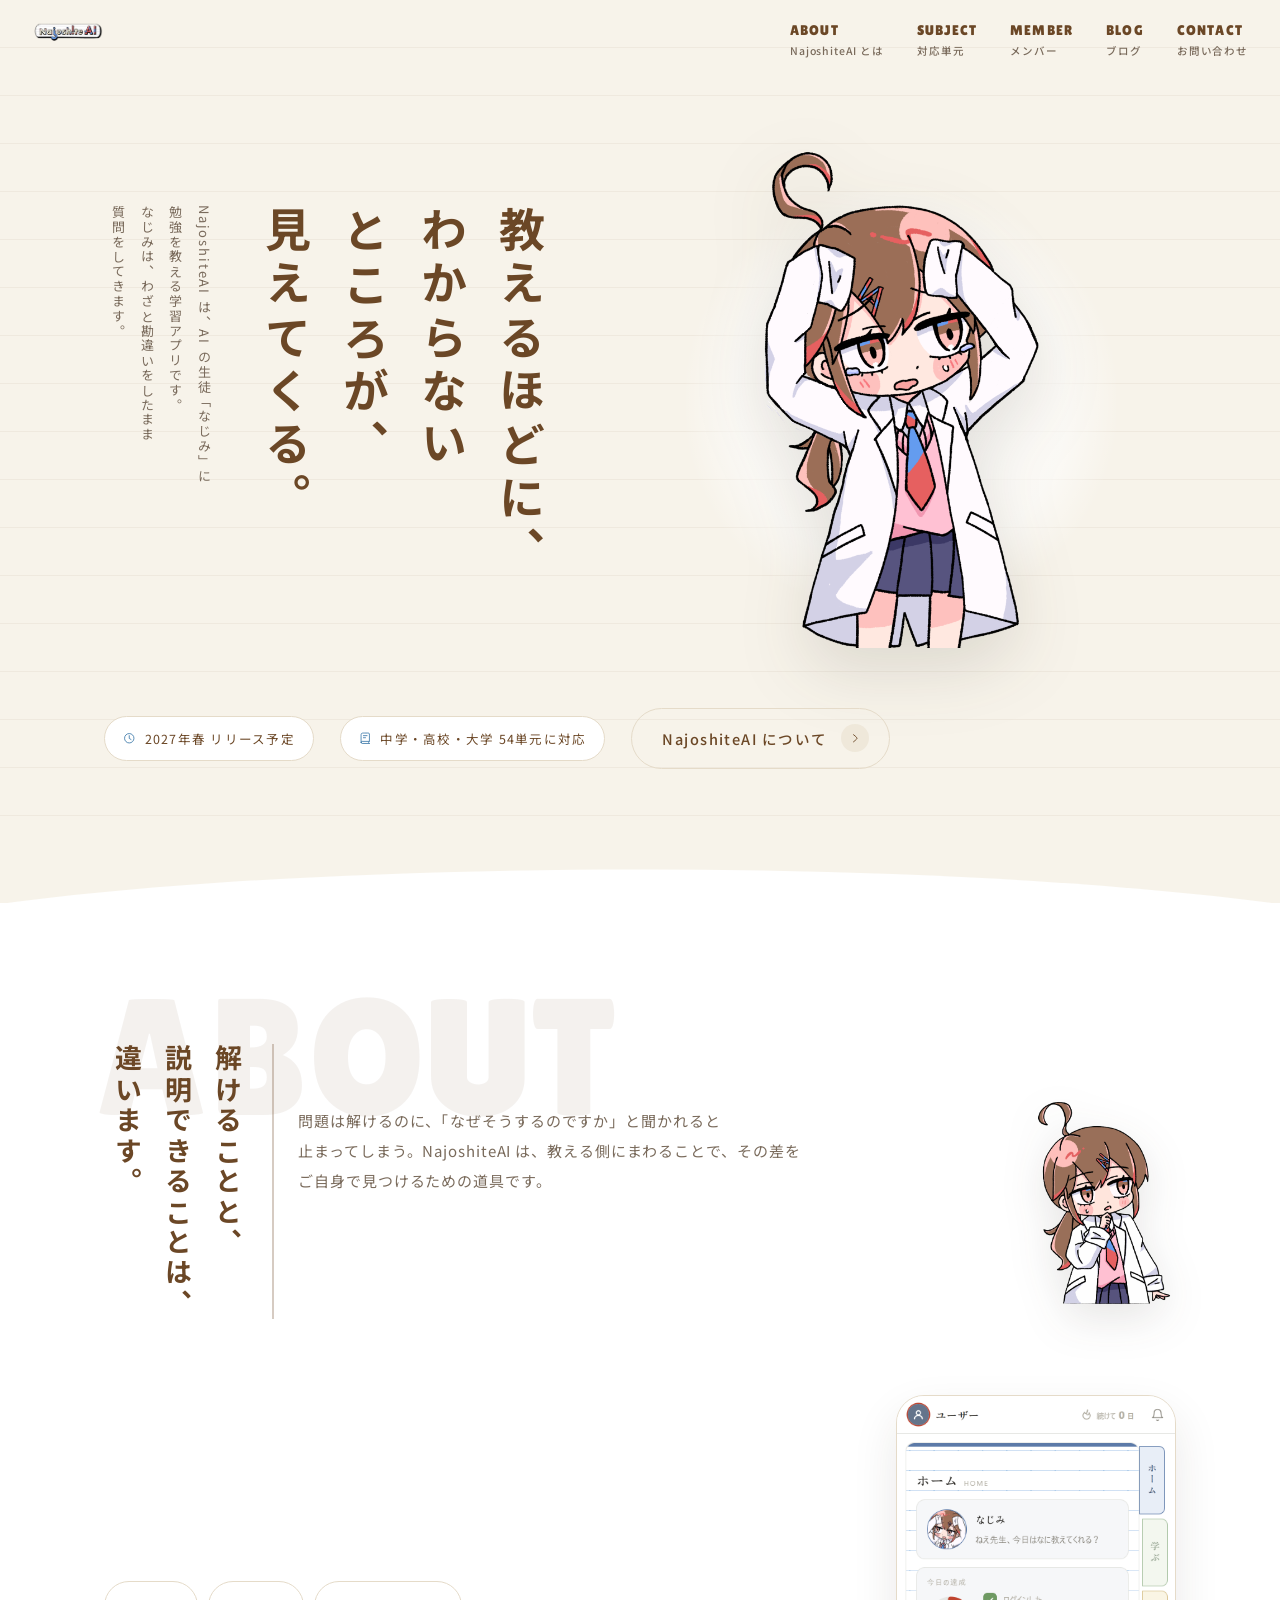
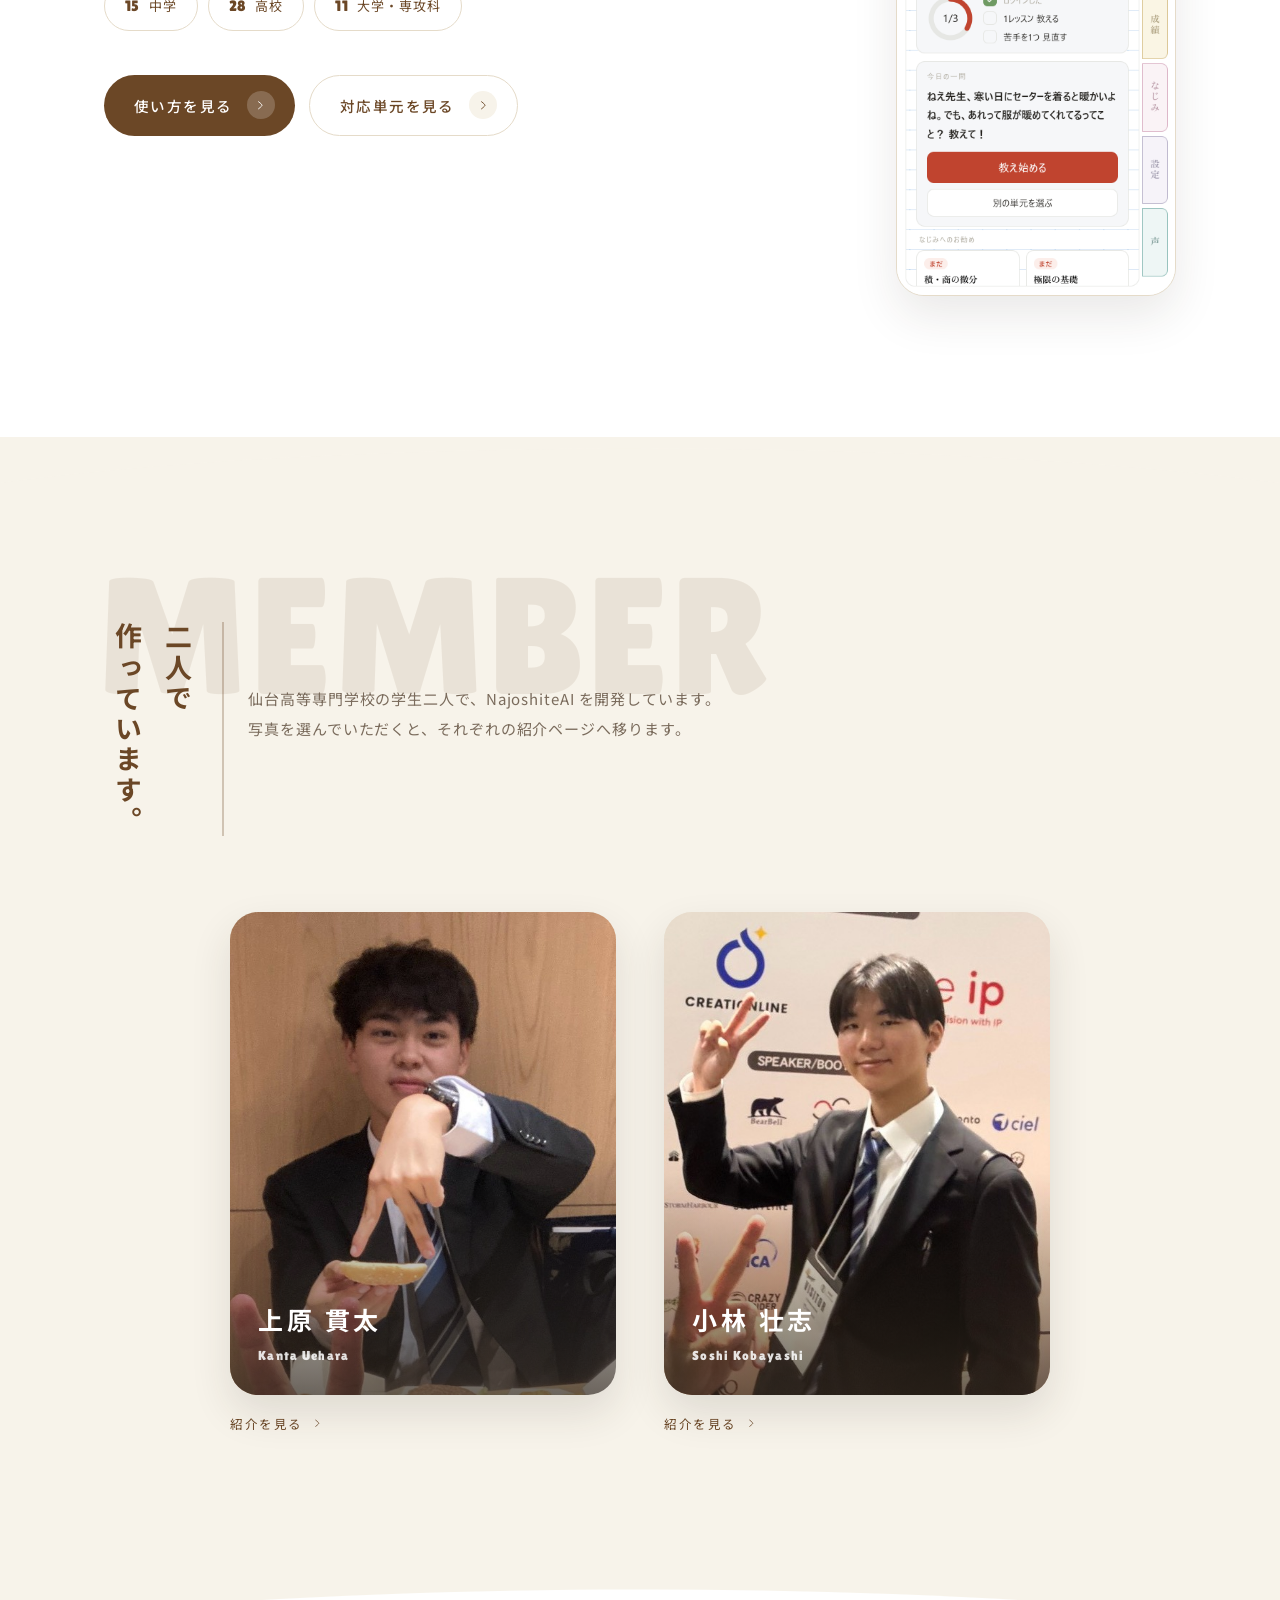
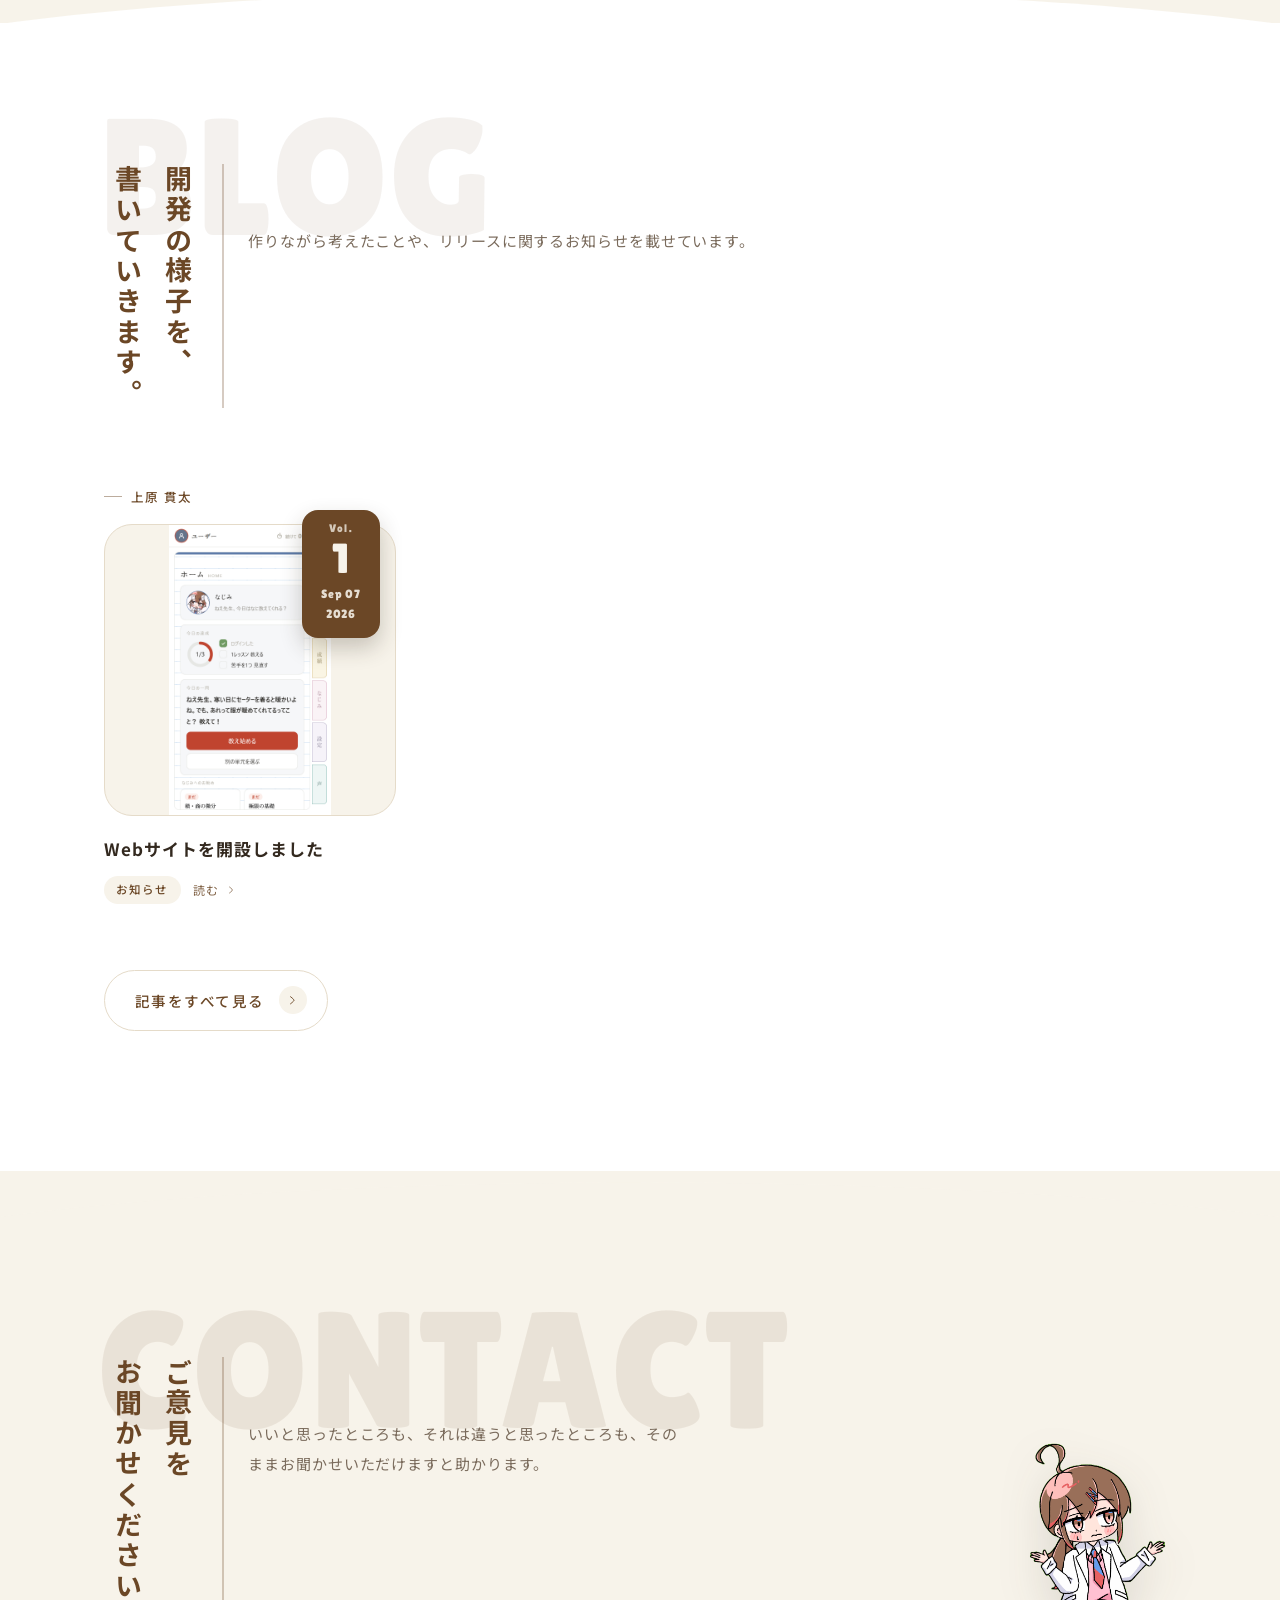
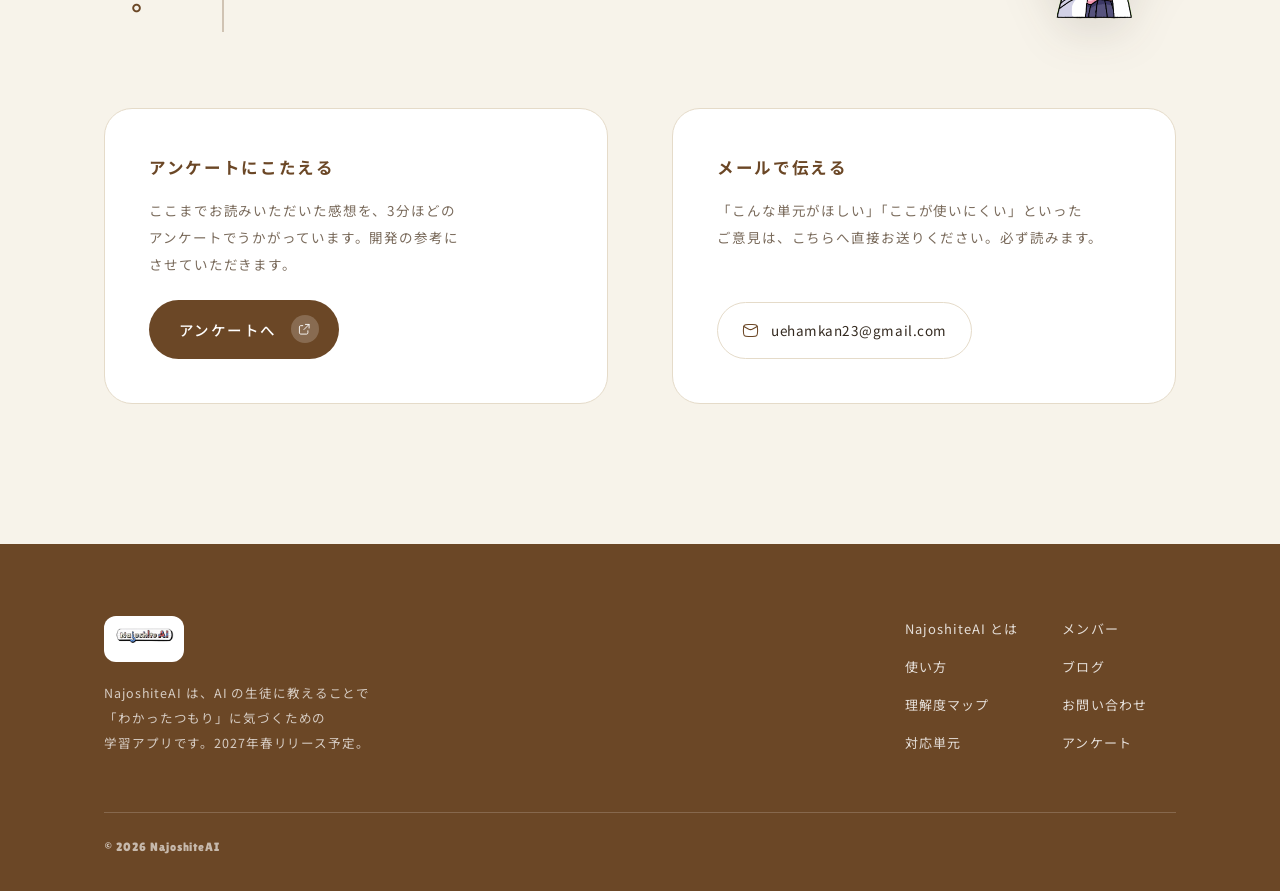
<file: index.html>
<!doctype html>
<html lang="ja">
  <head>
    <meta charset="utf-8" />
    <meta name="viewport" content="width=device-width, initial-scale=1" />
    <title>NajoshiteAI｜教えるほどに、わからないところが見えてくる。</title>
    <meta
      name="description"
      content="NajoshiteAI は、AI の生徒「なじみ」に勉強を教える学習アプリです。なじみはわざと勘違いをしたまま質問をしてきます。それを正せるかどうかで、ご自身の理解が試されます。2027年春リリース予定。"
    />
    <meta name="theme-color" content="#f7f3ea" />
    <link rel="canonical" href="https://najoshiteai.pages.dev/" />
    <meta name="robots" content="index, follow, max-image-preview:large" />

    <meta property="og:title" content="NajoshiteAI" />
    <meta
      property="og:description"
      content="AI の生徒に勉強を教える学習アプリ。「わかったつもり」に気づくための道具です。"
    />
    <meta property="og:url" content="https://najoshiteai.pages.dev/" />
    <meta property="og:type" content="website" />
    <meta property="og:image" content="https://najoshiteai.pages.dev/assets/01-home.png" />
    <meta property="og:site_name" content="NajoshiteAI" />
    <meta property="og:locale" content="ja_JP" />
    <meta name="twitter:card" content="summary_large_image" />

    <link rel="preconnect" href="https://fonts.googleapis.com" />
    <link rel="preconnect" href="https://fonts.gstatic.com" crossorigin />
    <link
      href="https://fonts.googleapis.com/css2?family=Lilita+One&family=Noto+Sans+JP:wght@400;500;700&display=swap"
      rel="stylesheet"
    />

    <script>
      // 描画より前に実行する。動きを減らす設定の人には付けない
      if (!window.matchMedia("(prefers-reduced-motion: reduce)").matches) {
        document.documentElement.className += " js";
      }
    </script>

    <link rel="icon" href="./favicon.png" type="image/png" />
    <link rel="stylesheet" href="./css/style.css?v=6" />
    <script type="application/ld+json">
{
      "@context": "https://schema.org",
      "@type": "WebSite",
      "name": "NajoshiteAI",
      "url": "https://najoshiteai.pages.dev/",
      "inLanguage": "ja",
      "publisher": {
        "@type": "Organization",
        "name": "NajoshiteAI",
        "url": "https://najoshiteai.pages.dev/",
        "logo": "https://najoshiteai.pages.dev/assets/title-removebg-preview.png"
      }
    }
    </script>
    <script type="application/ld+json">
{
      "@context": "https://schema.org",
      "@type": "SoftwareApplication",
      "name": "NajoshiteAI",
      "applicationCategory": "EducationalApplication",
      "operatingSystem": "iOS, Android",
      "description": "AI の生徒「なじみ」に勉強を教えることで、「わかったつもり」に気づくための学習アプリ。中学から大学・専攻科まで54単元に対応。",
      "url": "https://najoshiteai.pages.dev/",
      "inLanguage": "ja",
      "offers": {
        "@type": "Offer",
        "price": "0",
        "priceCurrency": "JPY"
      },
      "author": {
        "@type": "Organization",
        "name": "NajoshiteAI",
        "url": "https://najoshiteai.pages.dev/",
        "logo": "https://najoshiteai.pages.dev/assets/title-removebg-preview.png"
      }
    }
    </script>
  </head>

  <body>
    <!--
      記号は1か所にまとめて置き、<use> で呼び出す。
      同じ絵を何度も書かずに済み、線の太さや色も一括で揃う。
      矢印・本・封筒は Hugeicons（MIT）。
      それ以外はこのサイト用に引いたもの。
    -->
    <svg class="sprite" aria-hidden="true" focusable="false">
      <symbol id="i-arrow" viewBox="0 0 24 24" fill="none">
        <path d="M9 6C9 6 15 10.4189 15 12C15 13.5812 9 18 9 18" stroke="currentColor" stroke-linecap="round" stroke-linejoin="round" stroke-width="1.5" />
      </symbol>
      <symbol id="i-book" viewBox="0 0 24 24" fill="none">
        <path d="M15.5 7H8.5M12.499 11H8.49902" stroke="currentColor" stroke-linecap="round" stroke-linejoin="round" stroke-width="1.5" />
        <path d="M20 22H6C4.89543 22 4 21.1046 4 20M4 20C4 18.8954 4.89543 18 6 18H20V6C20 4.11438 20 3.17157 19.4142 2.58579C18.8284 2 17.8856 2 16 2H10C7.17157 2 5.75736 2 4.87868 2.87868C4 3.75736 4 5.17157 4 8V20Z" stroke="currentColor" stroke-linecap="round" stroke-linejoin="round" stroke-width="1.5" />
        <path d="M19.5 18C19.5 18 18.5 18.7628 18.5 20C18.5 21.2372 19.5 22 19.5 22" stroke="currentColor" stroke-linecap="round" stroke-linejoin="round" stroke-width="1.5" />
      </symbol>
      <symbol id="i-mail" viewBox="0 0 24 24" fill="none">
        <path d="M2 6L8.91302 9.91697C11.4616 11.361 12.5384 11.361 15.087 9.91697L22 6" stroke="currentColor" stroke-linejoin="round" stroke-width="1.5" />
        <path d="M2.01577 13.4756C2.08114 16.5412 2.11383 18.0739 3.24496 19.2094C4.37608 20.3448 5.95033 20.3843 9.09883 20.4634C11.0393 20.5122 12.9607 20.5122 14.9012 20.4634C18.0497 20.3843 19.6239 20.3448 20.7551 19.2094C21.8862 18.0739 21.9189 16.5412 21.9842 13.4756C22.0053 12.4899 22.0053 11.5101 21.9842 10.5244C21.9189 7.45886 21.8862 5.92609 20.7551 4.79066C19.6239 3.65523 18.0497 3.61568 14.9012 3.53657C12.9607 3.48781 11.0393 3.48781 9.09882 3.53656C5.95033 3.61566 4.37608 3.65521 3.24495 4.79065C2.11382 5.92608 2.08114 7.45885 2.01576 10.5244C1.99474 11.5101 1.99475 12.4899 2.01577 13.4756Z" stroke="currentColor" stroke-linejoin="round" stroke-width="1.5" />
      </symbol>
      <symbol id="i-clock" viewBox="0 0 24 24" fill="none">
        <circle cx="12" cy="12" r="9" stroke="currentColor" stroke-width="1.5" />
        <path d="M12 7V12.4L15.4 14.4" stroke="currentColor" stroke-linecap="round" stroke-linejoin="round" stroke-width="1.5" />
      </symbol>
      <symbol id="i-external" viewBox="0 0 24 24" fill="none">
        <path d="M14 4H20V10" stroke="currentColor" stroke-linecap="round" stroke-linejoin="round" stroke-width="1.5" />
        <path d="M20 4L11.5 12.5" stroke="currentColor" stroke-linecap="round" stroke-width="1.5" />
        <path d="M18 14.5V18C18 19.1 17.1 20 16 20H6C4.9 20 4 19.1 4 18V8C4 6.9 4.9 6 6 6H9.5" stroke="currentColor" stroke-linecap="round" stroke-linejoin="round" stroke-width="1.5" />
      </symbol>
    </svg>

    <header class="bar">
      <a class="brand" href="./index.html">
        <img src="./assets/title-removebg-preview.png" alt="NajoshiteAI" width="200" height="115" />
      </a>

      <nav class="nav" id="nav" aria-label="サイト内の案内">
        <a href="./about.html">ABOUT<span class="jp">NajoshiteAI とは</span></a>
        <a href="./subject.html">SUBJECT<span class="jp">対応単元</span></a>
        <a href="./index.html#member">MEMBER<span class="jp">メンバー</span></a>
        <a href="./blog.html">BLOG<span class="jp">ブログ</span></a>
        <a href="./index.html#contact">CONTACT<span class="jp">お問い合わせ</span></a>
      </nav>

      <button class="menu-btn" type="button" aria-expanded="false" aria-controls="nav">
        <span></span><span></span><span></span>
        <span class="sr">メニューを開く</span>
      </button>
    </header>

    <main>
      <!-- ============================================================
           ヒーロー
           ============================================================ -->
      <section class="hero">
        <div class="wrap hero-in">
          <div class="hero-copy">
            <!-- 縦書きなので、改行の位置がそのまま列の切れ目になる -->
            <h1 data-reveal>
              教えるほどに、<br />
              わからない<br />
              ところが、<br />
              見えてくる。
            </h1>
            <p class="hero-side" data-reveal data-delay="1">
              NajoshiteAI は、AI の生徒「なじみ」に<br />
              勉強を教える学習アプリです。<br />
              なじみは、わざと勘違いをしたまま<br />
              質問をしてきます。
            </p>
          </div>

          <div class="hero-figure" data-reveal data-delay="2">
            <img
              src="./assets/なじみ背景透過T.png"
              alt="白衣を着た AI の生徒「なじみ」。両手を上げて困った顔をしている"
              width="719"
              height="911"
              loading="eager"
            />
          </div>
        </div>

        <div class="wrap hero-foot" data-reveal data-delay="3">
          <span class="hero-tag">
            <svg class="ic" aria-hidden="true"><use href="#i-clock" /></svg>
            2027年春 リリース予定
          </span>
          <span class="hero-tag">
            <svg class="ic" aria-hidden="true"><use href="#i-book" /></svg>
            中学・高校・大学 54単元に対応
          </span>
          <a class="btn ghost" href="./about.html">
            NajoshiteAI について
            <span class="dot"><svg class="ic" aria-hidden="true"><use href="#i-arrow" /></svg></span>
          </a>
        </div>
      </section>

      <svg class="curve" viewBox="0 0 1440 60" preserveAspectRatio="none" aria-hidden="true">
        <path d="M0 60 C 380 0 1060 0 1440 60 Z" fill="currentColor" />
      </svg>

      <!-- ============================================================
           NajoshiteAI とは
           ------------------------------------------------------------
           ここでは要点だけ。使い方・理解度マップは about.html、
           単元の内訳は subject.html に置いてある。
           ============================================================ -->
      <section class="band paper" id="about">
        <div class="wrap">
          <div class="sec-head" data-reveal>
            <span class="watermark" aria-hidden="true">ABOUT</span>
            <h2 class="vtitle">
              解けることと、<br />
              説明できることは、<br />
              違います。
            </h2>
            <p class="sec-lead">
              問題は解けるのに、「なぜそうするのですか」と聞かれると止まってしまう。NajoshiteAI
              は、教える側にまわることで、その差をご自身で見つけるための道具です。
            </p>
            <img
              class="head-figure"
              src="./assets/なじみ1.png"
              alt=""
              width="500"
              height="800"
              loading="lazy"
            />
          </div>

          <div class="split">
            <div class="split-text" data-reveal>
              <ul class="grades">
                <li><b>15</b>中学</li>
                <li><b>28</b>高校</li>
                <li><b>11</b>大学・専攻科</li>
              </ul>

              <p class="btn-row">
                <a class="btn" href="./about.html">
                  使い方を見る
                  <span class="dot"><svg class="ic" aria-hidden="true"><use href="#i-arrow" /></svg></span>
                </a>
                <a class="btn ghost" href="./subject.html">
                  対応単元を見る
                  <span class="dot"><svg class="ic" aria-hidden="true"><use href="#i-arrow" /></svg></span>
                </a>
              </p>
            </div>

            <img
              class="shot"
              data-reveal
              data-delay="1"
              src="./assets/01-home.png"
              alt="NajoshiteAI のホーム画面。なじみが「寒い日にセーターを着ると暖かいのは、服が暖めてくれているということ？」と質問している"
              width="780"
              height="1388"
              loading="lazy"
            />
          </div>
        </div>
      </section>

      <svg class="curve to-ground" viewBox="0 0 1440 60" preserveAspectRatio="none" aria-hidden="true">
        <path d="M0 60 C 380 0 1060 0 1440 60 Z" fill="currentColor" />
      </svg>

      <!-- ============================================================
           メンバー
           ------------------------------------------------------------
           ここでは写真と名前だけ。押すと紹介ページへ移る。
           写真は一枚目と二枚目を重ねてあり、JS が数秒ごとに入れ替える。
           ============================================================ -->
      <section class="band" id="member">
        <div class="wrap">
          <div class="sec-head" data-reveal>
            <span class="watermark" aria-hidden="true">MEMBER</span>
            <h2 class="vtitle">
              二人で<br />
              作っています。
            </h2>
            <p class="sec-lead">
              仙台高等専門学校の学生二人で、NajoshiteAI を開発しています。写真を選んでいただくと、それぞれの紹介ページへ移ります。
            </p>
          </div>

          <div class="members">
            <a class="mcard" href="./member-uehara.html" data-reveal>
              <div class="mcard-photo" data-swap>
                <img
                  class="front"
                  src="./assets/上原貫太1.jpg"
                  alt="上原貫太"
                  width="592"
                  height="740"
                  loading="lazy"
                />
                <img
                  class="back"
                  src="./assets/上原貫太2.jpg"
                  alt=""
                  width="360"
                  height="466"
                  loading="lazy"
                />
                <span class="mcard-name">
                  <span class="jp">上原 貫太</span>
                  <span class="en">Kanta Uehara</span>
                </span>
              </div>
              <span class="mcard-more">
                紹介を見る
                <svg class="ic" aria-hidden="true"><use href="#i-arrow" /></svg>
              </span>
            </a>

            <a class="mcard" href="./member-kobayashi.html" data-reveal data-delay="1">
              <div class="mcard-photo" data-swap>
                <img
                  class="front"
                  src="./assets/小林壮志1.jpg"
                  alt="小林壮志"
                  width="539"
                  height="659"
                  loading="lazy"
                />
                <img
                  class="back"
                  src="./assets/小林壮志2.jpg"
                  alt=""
                  width="737"
                  height="913"
                  loading="lazy"
                />
                <span class="mcard-name">
                  <span class="jp">小林 壮志</span>
                  <span class="en">Soshi Kobayashi</span>
                </span>
              </div>
              <span class="mcard-more">
                紹介を見る
                <svg class="ic" aria-hidden="true"><use href="#i-arrow" /></svg>
              </span>
            </a>
          </div>
        </div>
      </section>

      <svg class="curve" viewBox="0 0 1440 60" preserveAspectRatio="none" aria-hidden="true">
        <path d="M0 60 C 380 0 1060 0 1440 60 Z" fill="currentColor" />
      </svg>

      <!-- ============================================================
           ブログ（最新の記事）
           ============================================================ -->
      <section class="band paper" id="blog">
        <div class="wrap">
          <div class="sec-head" data-reveal>
            <span class="watermark" aria-hidden="true">BLOG</span>
            <h2 class="vtitle">
              開発の様子を、<br />
              書いていきます。
            </h2>
            <p class="sec-lead">
              作りながら考えたことや、リリースに関するお知らせを載せています。
            </p>
          </div>

          <!-- js/blog.js が data/posts.json から新しい順に差し込む -->
          <div class="jrow" id="home-posts">
            <p class="state">記事を読み込んでいます。</p>
          </div>

          <!-- 二件以上あるときだけ js/blog.js が出す -->
          <p class="swipe-hint" id="swipe-hint" hidden>
            <svg class="ic" aria-hidden="true"><use href="#i-arrow" /></svg>
            横に流すと、ほかの記事も見られます
          </p>

          <p class="sec-foot" data-reveal>
            <a class="btn ghost" href="./blog.html">
              記事をすべて見る
              <span class="dot"><svg class="ic" aria-hidden="true"><use href="#i-arrow" /></svg></span>
            </a>
          </p>
        </div>
      </section>

      <svg class="curve to-ground" viewBox="0 0 1440 60" preserveAspectRatio="none" aria-hidden="true">
        <path d="M0 60 C 380 0 1060 0 1440 60 Z" fill="currentColor" />
      </svg>

      <!-- ============================================================
           お問い合わせ
           ============================================================ -->
      <section class="band" id="contact">
        <div class="wrap">
          <div class="sec-head" data-reveal>
            <span class="watermark" aria-hidden="true">CONTACT</span>
            <h2 class="vtitle">
              ご意見を<br />
              お聞かせください。
            </h2>
            <p class="sec-lead">
              いいと思ったところも、それは違うと思ったところも、そのままお聞かせいただけますと助かります。
            </p>
            <img
              class="head-figure"
              src="./assets/なじみ3.png"
              alt=""
              width="566"
              height="800"
              loading="lazy"
            />
          </div>

          <div class="contact-in">
            <div class="contact-card" data-reveal>
              <h3>アンケートにこたえる</h3>
              <p>
                ここまでお読みいただいた感想を、3分ほどのアンケートでうかがっています。開発の参考にさせていただきます。
              </p>
              <a
                class="btn"
                href="https://forms.cloud.microsoft/pages/responsepage.aspx?id=XYP-cpVeEkWK4KezivJfyKjxvWNReixEqgz9Q2xcDE5UNkhKMU5BR0paVEQyRFZMSUhQSkswWVRQOC4u&amp;route=shorturl"
                target="_blank"
                rel="noopener"
              >
                アンケートへ
                <span class="dot"><svg class="ic" aria-hidden="true"><use href="#i-external" /></svg></span>
              </a>
            </div>

            <div class="contact-card" data-reveal data-delay="1">
              <h3>メールで伝える</h3>
              <p>
                「こんな単元がほしい」「ここが使いにくい」といったご意見は、こちらへ直接お送りください。必ず読みます。
              </p>
              <a class="linkcard" href="mailto:uehamkan23@gmail.com">
                <svg class="ic" aria-hidden="true"><use href="#i-mail" /></svg>
                uehamkan23@gmail.com
              </a>
            </div>
          </div>
        </div>
      </section>
    </main>

    <footer class="foot">
      <div class="wrap">
        <div class="foot-in">
          <div class="foot-brand">
            <img src="./assets/title-removebg-preview.png" alt="NajoshiteAI" width="200" height="115" />
            <p>
              NajoshiteAI は、AI の生徒に教えることで「わかったつもり」に気づくための学習アプリです。2027年春リリース予定。
            </p>
          </div>

          <nav class="foot-nav" aria-label="足元の案内">
            <a href="./about.html">NajoshiteAI とは</a>
            <a href="./index.html#member">メンバー</a>
            <a href="./about.html#steps">使い方</a>
            <a href="./blog.html">ブログ</a>
            <a href="./about.html#map">理解度マップ</a>
            <a href="./index.html#contact">お問い合わせ</a>
            <a href="./subject.html">対応単元</a>
            <a
              href="https://forms.cloud.microsoft/pages/responsepage.aspx?id=XYP-cpVeEkWK4KezivJfyKjxvWNReixEqgz9Q2xcDE5UNkhKMU5BR0paVEQyRFZMSUhQSkswWVRQOC4u&amp;route=shorturl"
              target="_blank"
              rel="noopener"
              >アンケート</a
            >
          </nav>
        </div>

        <p class="copy">&copy; 2026 NajoshiteAI</p>
      </div>
    </footer>

    <script src="./js/main.js?v=6" defer></script>
    <script src="./js/blog.js?v=6" defer></script>
  </body>
</html>
</file>
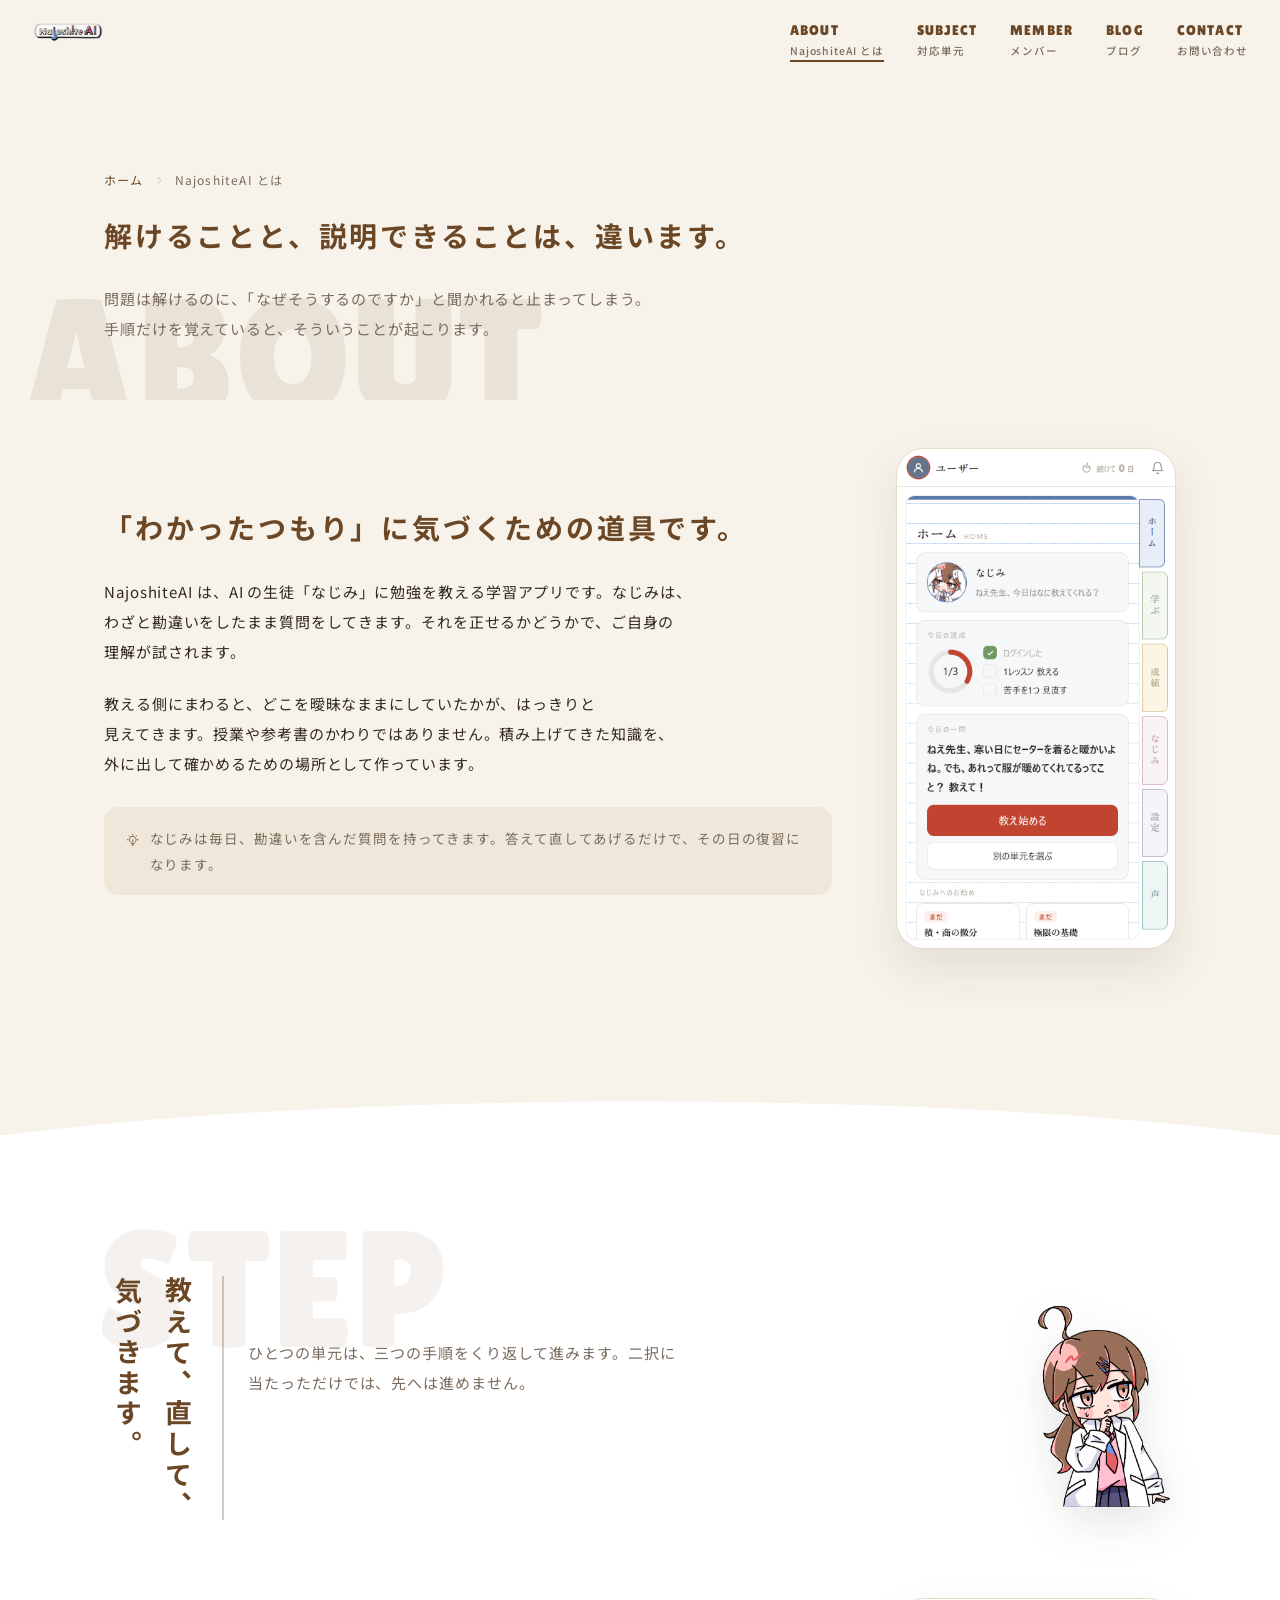
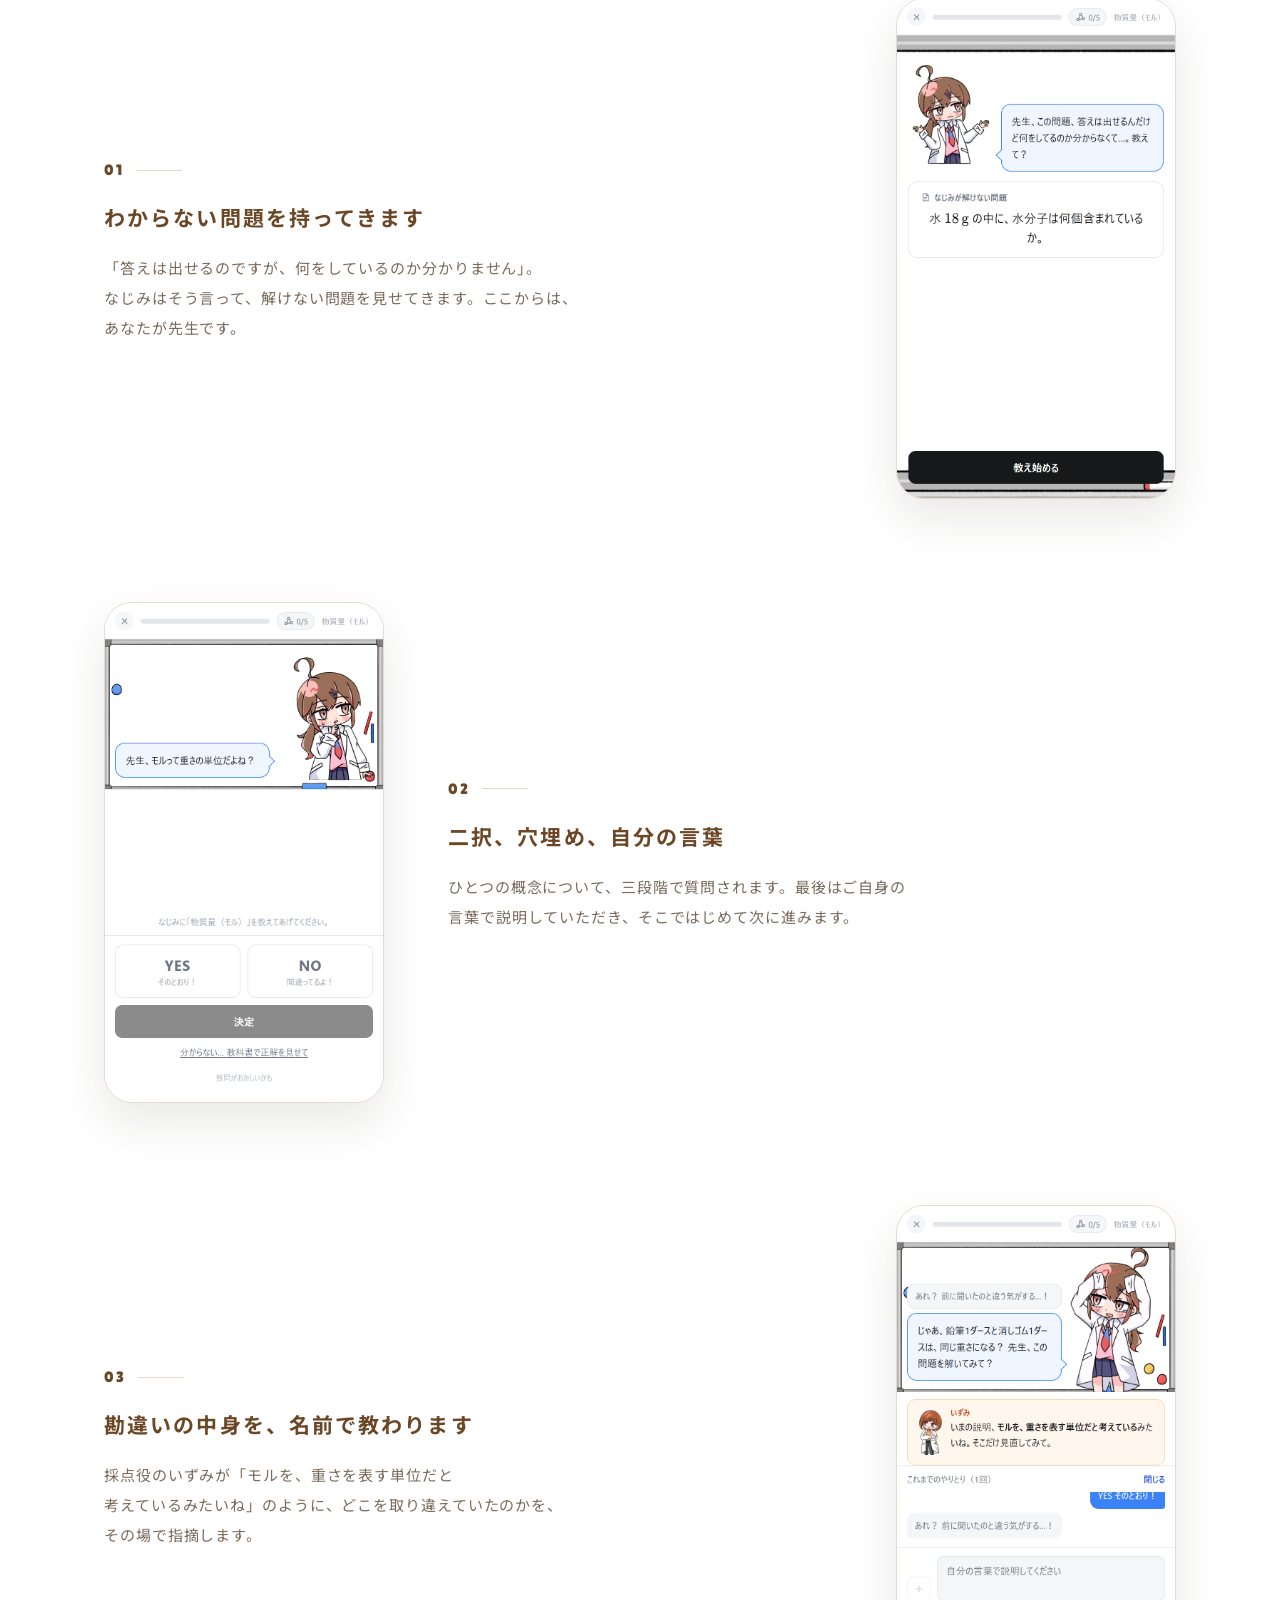
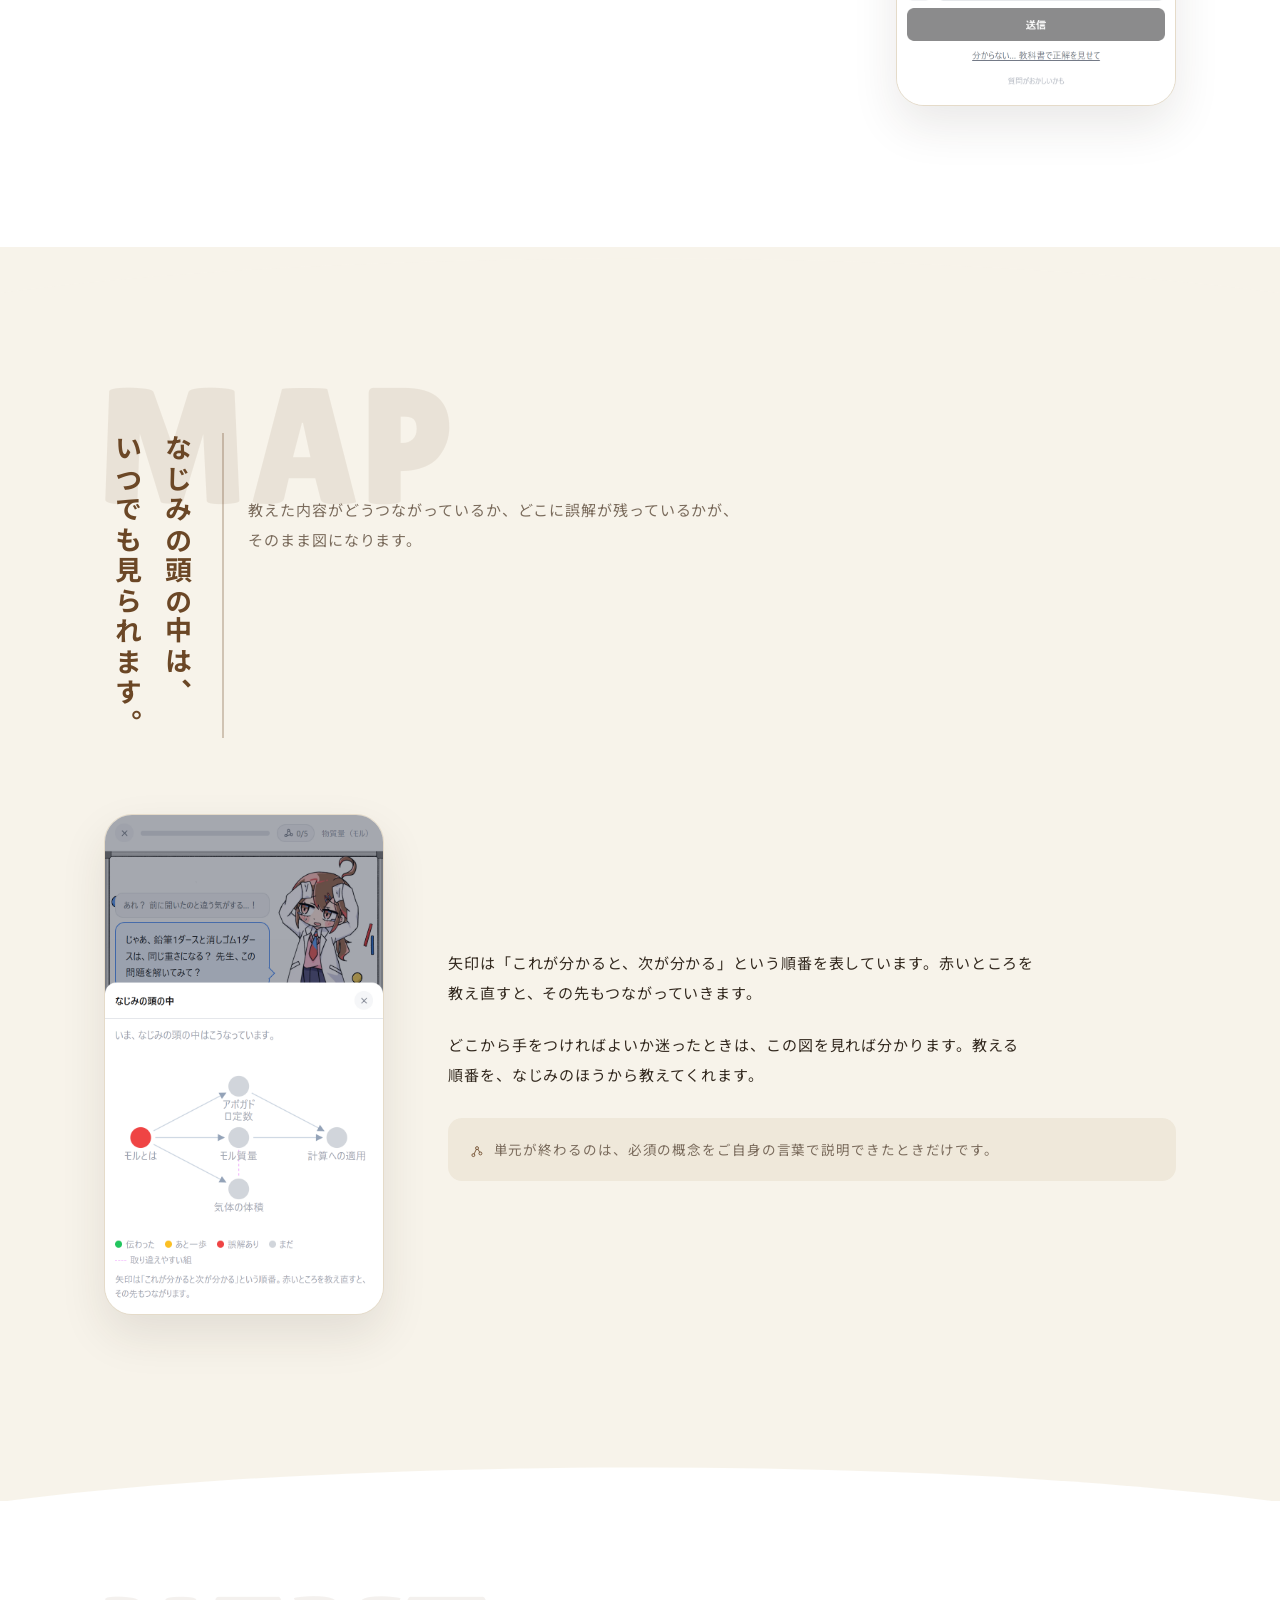
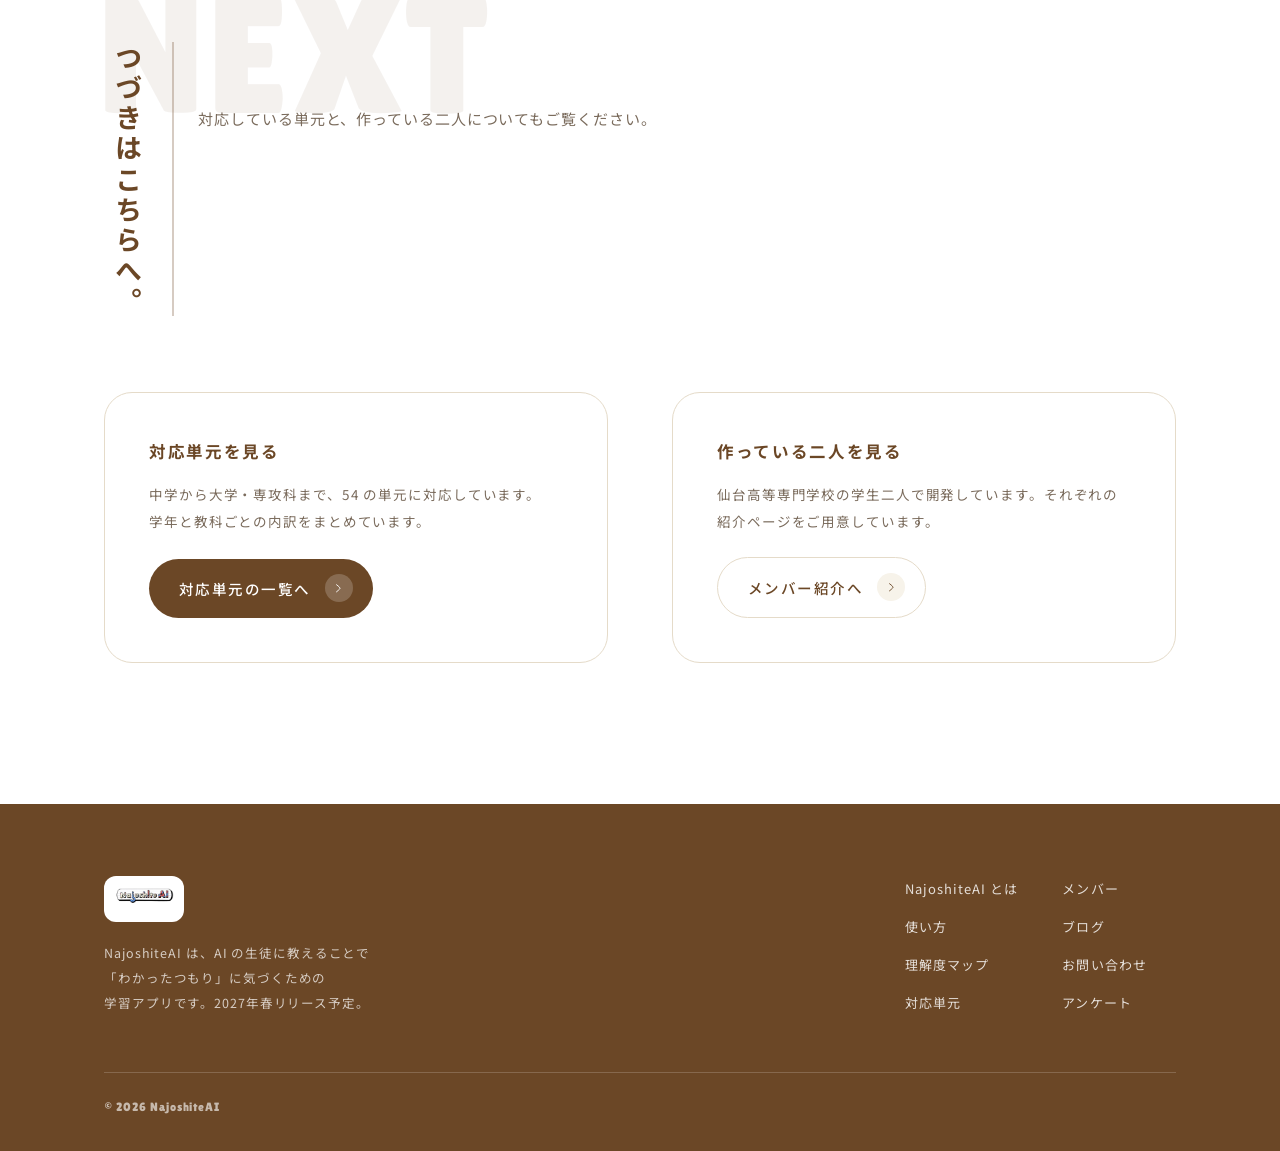
<file: about.html>
<!doctype html>
<html lang="ja">
  <head>
    <meta charset="utf-8" />
    <meta name="viewport" content="width=device-width, initial-scale=1" />
    <title>NajoshiteAI とは｜教えることで、わかったつもりに気づく</title>
    <meta
      name="description"
      content="NajoshiteAI の考え方と使い方をご説明します。AI の生徒「なじみ」に教える三つの手順と、理解度マップの見かたについて。"
    />
    <meta name="theme-color" content="#f7f3ea" />
    <link rel="canonical" href="https://najoshiteai.pages.dev/about" />
    <meta name="robots" content="index, follow, max-image-preview:large" />

    <meta property="og:title" content="NajoshiteAI とは" />
    <meta
      property="og:description"
      content="教える側にまわると、どこを曖昧なままにしていたかが見えてきます。"
    />
    <meta property="og:url" content="https://najoshiteai.pages.dev/about" />
    <meta property="og:type" content="article" />
    <meta property="og:image" content="https://najoshiteai.pages.dev/assets/05-izumi.png" />
    <meta property="og:site_name" content="NajoshiteAI" />
    <meta property="og:locale" content="ja_JP" />
    <meta name="twitter:card" content="summary_large_image" />

    <link rel="preconnect" href="https://fonts.googleapis.com" />
    <link rel="preconnect" href="https://fonts.gstatic.com" crossorigin />
    <link
      href="https://fonts.googleapis.com/css2?family=Lilita+One&family=Noto+Sans+JP:wght@400;500;700&display=swap"
      rel="stylesheet"
    />

    <script>
      if (!window.matchMedia("(prefers-reduced-motion: reduce)").matches) {
        document.documentElement.className += " js";
      }
    </script>

    <link rel="icon" href="./favicon.png" type="image/png" />
    <link rel="stylesheet" href="./css/style.css?v=6" />
    <script type="application/ld+json">
{
      "@context": "https://schema.org",
      "@type": "BreadcrumbList",
      "itemListElement": [
        {
          "@type": "ListItem",
          "position": 1,
          "name": "ホーム",
          "item": "https://najoshiteai.pages.dev/"
        },
        {
          "@type": "ListItem",
          "position": 2,
          "name": "NajoshiteAI とは",
          "item": "https://najoshiteai.pages.dev/about"
        }
      ]
    }
    </script>
  </head>

  <body>
    <!-- 使う記号だけを置く。矢印は Hugeicons（MIT）、電球と図はこのサイト用 -->
    <svg class="sprite" aria-hidden="true" focusable="false">
      <symbol id="i-arrow" viewBox="0 0 24 24" fill="none">
        <path d="M9 6C9 6 15 10.4189 15 12C15 13.5812 9 18 9 18" stroke="currentColor" stroke-linecap="round" stroke-linejoin="round" stroke-width="1.5" />
      </symbol>
      <symbol id="i-idea" viewBox="0 0 24 24" fill="none">
        <path d="M8 16.4998C6.7725 15.4011 6 13.7768 6 11.9998C6 8.68605 8.68629 5.99976 12 5.99976C15.3137 5.99976 18 8.68605 18 11.9998C18 13.7768 17.2275 15.4011 16 16.4998" stroke="currentColor" stroke-linecap="round" stroke-width="1.5" />
        <path d="M12 11.9998V16.4998" stroke="currentColor" stroke-linecap="round" stroke-linejoin="round" stroke-width="1.5" />
        <path d="M9.5 18.9998H14.5" stroke="currentColor" stroke-linecap="round" stroke-linejoin="round" stroke-width="1.5" />
        <path d="M10.5 21.4998H13.5" stroke="currentColor" stroke-linecap="round" stroke-linejoin="round" stroke-width="1.5" />
        <path d="M3.5 11.9998H2.5M5.98438 5.97632L5.23438 5.23022M18.0195 5.97632L18.7695 5.23022M21.5 11.9998H20.5M12 2.49976V3.49976" stroke="currentColor" stroke-linecap="round" stroke-linejoin="round" stroke-width="1.5" />
      </symbol>
      <symbol id="i-graph" viewBox="0 0 24 24" fill="none">
        <circle cx="6" cy="18" r="2.6" stroke="currentColor" stroke-width="1.5" />
        <circle cx="12.5" cy="5.5" r="2.6" stroke="currentColor" stroke-width="1.5" />
        <circle cx="18.5" cy="15" r="2.6" stroke="currentColor" stroke-width="1.5" />
        <path d="M7.4 15.7L11.1 8" stroke="currentColor" stroke-linecap="round" stroke-width="1.5" />
        <path d="M14.2 7.8L17.2 12.7" stroke="currentColor" stroke-linecap="round" stroke-width="1.5" />
      </symbol>
    </svg>

    <header class="bar">
      <a class="brand" href="./index.html">
        <img src="./assets/title-removebg-preview.png" alt="NajoshiteAI" width="200" height="115" />
      </a>

      <nav class="nav" id="nav" aria-label="サイト内の案内">
        <a href="./about.html">ABOUT<span class="jp">NajoshiteAI とは</span></a>
        <a href="./subject.html">SUBJECT<span class="jp">対応単元</span></a>
        <a href="./index.html#member">MEMBER<span class="jp">メンバー</span></a>
        <a href="./blog.html">BLOG<span class="jp">ブログ</span></a>
        <a href="./index.html#contact">CONTACT<span class="jp">お問い合わせ</span></a>
      </nav>

      <button class="menu-btn" type="button" aria-expanded="false" aria-controls="nav">
        <span></span><span></span><span></span>
        <span class="sr">メニューを開く</span>
      </button>
    </header>

    <main>
      <section class="phead">
        <span class="watermark" aria-hidden="true">ABOUT</span>
        <div class="wrap phead-in">
          <p class="crumbs">
            <a href="./index.html">ホーム</a>
            <svg class="ic" aria-hidden="true"><use href="#i-arrow" /></svg>
            <span>NajoshiteAI とは</span>
          </p>
          <h1 class="htitle">解けることと、説明できることは、違います。</h1>
          <p class="body soft">
            問題は解けるのに、「なぜそうするのですか」と聞かれると止まってしまう。手順だけを覚えていると、そういうことが起こります。
          </p>
        </div>
      </section>

      <!-- ============================================================
           なぜ作っているか
           ============================================================ -->
      <section class="band" style="padding-top: clamp(28px, 4vw, 48px)">
        <div class="wrap">
          <div class="split">
            <div class="split-text" data-reveal>
              <h2 class="htitle">「わかったつもり」に気づくための道具です。</h2>
              <p class="body">
                NajoshiteAI は、AI の生徒「なじみ」に勉強を教える学習アプリです。なじみは、わざと勘違いをしたまま質問をしてきます。それを正せるかどうかで、ご自身の理解が試されます。
              </p>
              <p class="body">
                教える側にまわると、どこを曖昧なままにしていたかが、はっきりと見えてきます。授業や参考書のかわりではありません。積み上げてきた知識を、外に出して確かめるための場所として作っています。
              </p>
              <p class="note">
                <svg class="ic" aria-hidden="true"><use href="#i-idea" /></svg>
                <span>
                  なじみは毎日、勘違いを含んだ質問を持ってきます。答えて直してあげるだけで、その日の復習になります。
                </span>
              </p>
            </div>

            <img
              class="shot"
              data-reveal
              data-delay="1"
              src="./assets/01-home.png"
              alt="NajoshiteAI のホーム画面。なじみが「寒い日にセーターを着ると暖かいのは、服が暖めてくれているということ？」と質問している"
              width="780"
              height="1388"
              loading="lazy"
            />
          </div>
        </div>
      </section>

      <svg class="curve" viewBox="0 0 1440 60" preserveAspectRatio="none" aria-hidden="true">
        <path d="M0 60 C 380 0 1060 0 1440 60 Z" fill="currentColor" />
      </svg>

      <!-- ============================================================
           使い方の三段
           ============================================================ -->
      <section class="band paper" id="steps">
        <div class="wrap">
          <div class="sec-head" data-reveal>
            <span class="watermark" aria-hidden="true">STEP</span>
            <h2 class="vtitle">
              教えて、直して、<br />
              気づきます。
            </h2>
            <p class="sec-lead">
              ひとつの単元は、三つの手順をくり返して進みます。二択に当たっただけでは、先へは進めません。
            </p>
            <img
              class="head-figure"
              src="./assets/なじみ1.png"
              alt=""
              width="500"
              height="800"
              loading="lazy"
            />
          </div>

          <ol class="steps">
            <li class="step">
              <div class="step-text" data-reveal>
                <span class="step-num">01</span>
                <h3>わからない問題を持ってきます</h3>
                <p>
                  「答えは出せるのですが、何をしているのか分かりません」。なじみはそう言って、解けない問題を見せてきます。ここからは、あなたが先生です。
                </p>
              </div>
              <img
                class="shot"
                data-reveal
                data-delay="1"
                src="./assets/03-opening.png"
                alt="なじみが「水18gの中に、水分子は何個ふくまれているか」という問題を見せている画面"
                width="780"
                height="1388"
                loading="lazy"
              />
            </li>

            <li class="step">
              <div class="step-text" data-reveal>
                <span class="step-num">02</span>
                <h3>二択、穴埋め、自分の言葉</h3>
                <p>
                  ひとつの概念について、三段階で質問されます。最後はご自身の言葉で説明していただき、そこではじめて次に進みます。
                </p>
              </div>
              <img
                class="shot"
                data-reveal
                data-delay="1"
                src="./assets/04-question.png"
                alt="なじみが「モルって重さの単位ですよね？」と二択で質問している画面"
                width="780"
                height="1388"
                loading="lazy"
              />
            </li>

            <li class="step">
              <div class="step-text" data-reveal>
                <span class="step-num">03</span>
                <h3>勘違いの中身を、名前で教わります</h3>
                <p>
                  採点役のいずみが「モルを、重さを表す単位だと考えているみたいね」のように、どこを取り違えていたのかを、その場で指摘します。
                </p>
              </div>
              <img
                class="shot"
                data-reveal
                data-delay="1"
                src="./assets/05-izumi.png"
                alt="いずみが誤解の内容を指摘し、下にこれまでのやりとりが並んでいる画面"
                width="780"
                height="1388"
                loading="lazy"
              />
            </li>
          </ol>
        </div>
      </section>

      <svg class="curve to-ground" viewBox="0 0 1440 60" preserveAspectRatio="none" aria-hidden="true">
        <path d="M0 60 C 380 0 1060 0 1440 60 Z" fill="currentColor" />
      </svg>

      <!-- ============================================================
           理解度マップ
           ============================================================ -->
      <section class="band" id="map">
        <div class="wrap">
          <div class="sec-head" data-reveal>
            <span class="watermark" aria-hidden="true">MAP</span>
            <h2 class="vtitle">
              なじみの頭の中は、<br />
              いつでも見られます。
            </h2>
            <p class="sec-lead">
              教えた内容がどうつながっているか、どこに誤解が残っているかが、そのまま図になります。
            </p>
          </div>

          <div class="split reverse">
            <div class="split-text" data-reveal>
              <p class="body">
                矢印は「これが分かると、次が分かる」という順番を表しています。赤いところを教え直すと、その先もつながっていきます。
              </p>
              <p class="body">
                どこから手をつければよいか迷ったときは、この図を見れば分かります。教える順番を、なじみのほうから教えてくれます。
              </p>
              <p class="note">
                <svg class="ic" aria-hidden="true"><use href="#i-graph" /></svg>
                <span>
                  単元が終わるのは、必須の概念をご自身の言葉で説明できたときだけです。
                </span>
              </p>
            </div>

            <img
              class="shot"
              data-reveal
              data-delay="1"
              src="./assets/06-map.png"
              alt="概念どうしのつながりを示した図。誤解のある概念が赤く表示されている"
              width="780"
              height="1388"
              loading="lazy"
            />
          </div>
        </div>
      </section>

      <svg class="curve" viewBox="0 0 1440 60" preserveAspectRatio="none" aria-hidden="true">
        <path d="M0 60 C 380 0 1060 0 1440 60 Z" fill="currentColor" />
      </svg>

      <!-- ============================================================
           次に見るところ
           ============================================================ -->
      <section class="band paper">
        <div class="wrap">
          <div class="sec-head" data-reveal>
            <span class="watermark" aria-hidden="true">NEXT</span>
            <h2 class="vtitle">つづきはこちらへ。</h2>
            <p class="sec-lead">対応している単元と、作っている二人についてもご覧ください。</p>
          </div>

          <div class="contact-in">
            <div class="contact-card" data-reveal>
              <h3>対応単元を見る</h3>
              <p>
                中学から大学・専攻科まで、54 の単元に対応しています。学年と教科ごとの内訳をまとめています。
              </p>
              <a class="btn" href="./subject.html">
                対応単元の一覧へ
                <span class="dot"><svg class="ic" aria-hidden="true"><use href="#i-arrow" /></svg></span>
              </a>
            </div>

            <div class="contact-card" data-reveal data-delay="1">
              <h3>作っている二人を見る</h3>
              <p>
                仙台高等専門学校の学生二人で開発しています。それぞれの紹介ページをご用意しています。
              </p>
              <a class="btn ghost" href="./index.html#member">
                メンバー紹介へ
                <span class="dot"><svg class="ic" aria-hidden="true"><use href="#i-arrow" /></svg></span>
              </a>
            </div>
          </div>
        </div>
      </section>
    </main>

    <footer class="foot">
      <div class="wrap">
        <div class="foot-in">
          <div class="foot-brand">
            <img src="./assets/title-removebg-preview.png" alt="NajoshiteAI" width="200" height="115" />
            <p>
              NajoshiteAI は、AI の生徒に教えることで「わかったつもり」に気づくための学習アプリです。2027年春リリース予定。
            </p>
          </div>

          <nav class="foot-nav" aria-label="足元の案内">
            <a href="./about.html">NajoshiteAI とは</a>
            <a href="./index.html#member">メンバー</a>
            <a href="./about.html#steps">使い方</a>
            <a href="./blog.html">ブログ</a>
            <a href="./about.html#map">理解度マップ</a>
            <a href="./index.html#contact">お問い合わせ</a>
            <a href="./subject.html">対応単元</a>
            <a
              href="https://forms.cloud.microsoft/pages/responsepage.aspx?id=XYP-cpVeEkWK4KezivJfyKjxvWNReixEqgz9Q2xcDE5UNkhKMU5BR0paVEQyRFZMSUhQSkswWVRQOC4u&amp;route=shorturl"
              target="_blank"
              rel="noopener"
              >アンケート</a
            >
          </nav>
        </div>

        <p class="copy">&copy; 2026 NajoshiteAI</p>
      </div>
    </footer>

    <script src="./js/main.js?v=6" defer></script>
  </body>
</html>
</file>
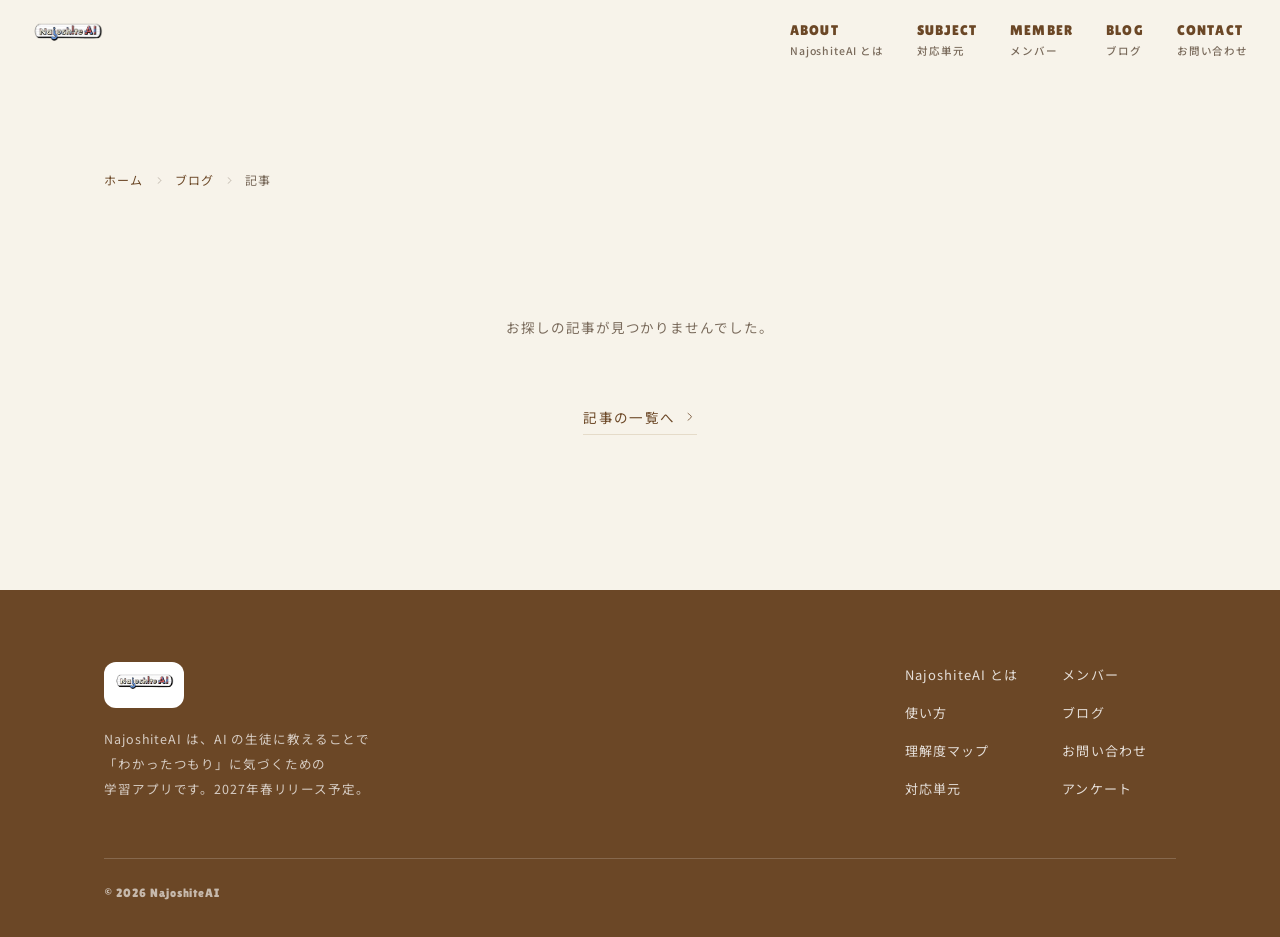
<file: blog-post.html>
<!doctype html>
<html lang="ja">
  <head>
    <meta charset="utf-8" />
    <meta name="viewport" content="width=device-width, initial-scale=1" />
    <!--
      題名と説明は js/blog.js が posts.json の中身で書き換える。
      ここに書いてあるのは、読み込みが終わるまでの仮の文字。
    -->
    <title>ブログ｜NajoshiteAI</title>
    <meta name="description" content="NajoshiteAI のブログ記事です。" />
    <meta name="theme-color" content="#f7f3ea" />
    <link rel="canonical" href="https://najoshiteai.pages.dev/blog-post" />
    <meta name="robots" content="index, follow, max-image-preview:large" />

    <meta property="og:title" content="ブログ｜NajoshiteAI" />
    <meta property="og:url" content="https://najoshiteai.pages.dev/blog-post" />
    <meta property="og:type" content="article" />
    <meta property="og:image" content="https://najoshiteai.pages.dev/assets/01-home.png" />
    <meta property="og:site_name" content="NajoshiteAI" />
    <meta property="og:locale" content="ja_JP" />
    <meta name="twitter:card" content="summary_large_image" />

    <link rel="preconnect" href="https://fonts.googleapis.com" />
    <link rel="preconnect" href="https://fonts.gstatic.com" crossorigin />
    <link
      href="https://fonts.googleapis.com/css2?family=Lilita+One&family=Noto+Sans+JP:wght@400;500;700&display=swap"
      rel="stylesheet"
    />

    <script>
      if (!window.matchMedia("(prefers-reduced-motion: reduce)").matches) {
        document.documentElement.className += " js";
      }
    </script>

    <link rel="icon" href="./favicon.png" type="image/png" />
    <link rel="stylesheet" href="./css/style.css?v=6" />
    <script type="application/ld+json">
{
      "@context": "https://schema.org",
      "@type": "BreadcrumbList",
      "itemListElement": [
        {
          "@type": "ListItem",
          "position": 1,
          "name": "ホーム",
          "item": "https://najoshiteai.pages.dev/"
        },
        {
          "@type": "ListItem",
          "position": 2,
          "name": "ブログ",
          "item": "https://najoshiteai.pages.dev/blog"
        }
      ]
    }
    </script>
  </head>

  <body>
    <!-- 使う記号だけを置く。矢印は Hugeicons（MIT） -->
    <svg class="sprite" aria-hidden="true" focusable="false">
      <symbol id="i-arrow" viewBox="0 0 24 24" fill="none">
        <path d="M9 6C9 6 15 10.4189 15 12C15 13.5812 9 18 9 18" stroke="currentColor" stroke-linecap="round" stroke-linejoin="round" stroke-width="1.5" />
      </symbol>
    </svg>

    <header class="bar">
      <a class="brand" href="./index.html">
        <img src="./assets/title-removebg-preview.png" alt="NajoshiteAI" width="200" height="115" />
      </a>

      <nav class="nav" id="nav" aria-label="サイト内の案内">
        <a href="./about.html">ABOUT<span class="jp">NajoshiteAI とは</span></a>
        <a href="./subject.html">SUBJECT<span class="jp">対応単元</span></a>
        <a href="./index.html#member">MEMBER<span class="jp">メンバー</span></a>
        <a href="./blog.html">BLOG<span class="jp">ブログ</span></a>
        <a href="./index.html#contact">CONTACT<span class="jp">お問い合わせ</span></a>
      </nav>

      <button class="menu-btn" type="button" aria-expanded="false" aria-controls="nav">
        <span></span><span></span><span></span>
        <span class="sr">メニューを開く</span>
      </button>
    </header>

    <main>
      <section class="phead" style="padding-bottom: 0">
        <div class="wrap phead-in">
          <p class="crumbs">
            <a href="./index.html">ホーム</a>
            <svg class="ic" aria-hidden="true"><use href="#i-arrow" /></svg>
            <a href="./blog.html">ブログ</a>
            <svg class="ic" aria-hidden="true"><use href="#i-arrow" /></svg>
            <span>記事</span>
          </p>
        </div>
      </section>

      <section class="band" style="padding-top: clamp(28px, 4vw, 44px)">
        <div class="wrap">
          <!-- 本文は js/blog.js が posts.json から組み立てる -->
          <article class="article" id="article">
            <p class="state">記事を読み込んでいます。</p>
          </article>
        </div>
      </section>
    </main>

    <footer class="foot">
      <div class="wrap">
        <div class="foot-in">
          <div class="foot-brand">
            <img src="./assets/title-removebg-preview.png" alt="NajoshiteAI" width="200" height="115" />
            <p>
              NajoshiteAI は、AI の生徒に教えることで「わかったつもり」に気づくための学習アプリです。2027年春リリース予定。
            </p>
          </div>

          <nav class="foot-nav" aria-label="足元の案内">
            <a href="./about.html">NajoshiteAI とは</a>
            <a href="./index.html#member">メンバー</a>
            <a href="./about.html#steps">使い方</a>
            <a href="./blog.html">ブログ</a>
            <a href="./about.html#map">理解度マップ</a>
            <a href="./index.html#contact">お問い合わせ</a>
            <a href="./subject.html">対応単元</a>
            <a
              href="https://forms.cloud.microsoft/pages/responsepage.aspx?id=XYP-cpVeEkWK4KezivJfyKjxvWNReixEqgz9Q2xcDE5UNkhKMU5BR0paVEQyRFZMSUhQSkswWVRQOC4u&amp;route=shorturl"
              target="_blank"
              rel="noopener"
              >アンケート</a
            >
          </nav>
        </div>

        <p class="copy">&copy; 2026 NajoshiteAI</p>
      </div>
    </footer>

    <script src="./js/main.js?v=6" defer></script>
    <script src="./js/blog.js?v=6" defer></script>
  </body>
</html>
</file>
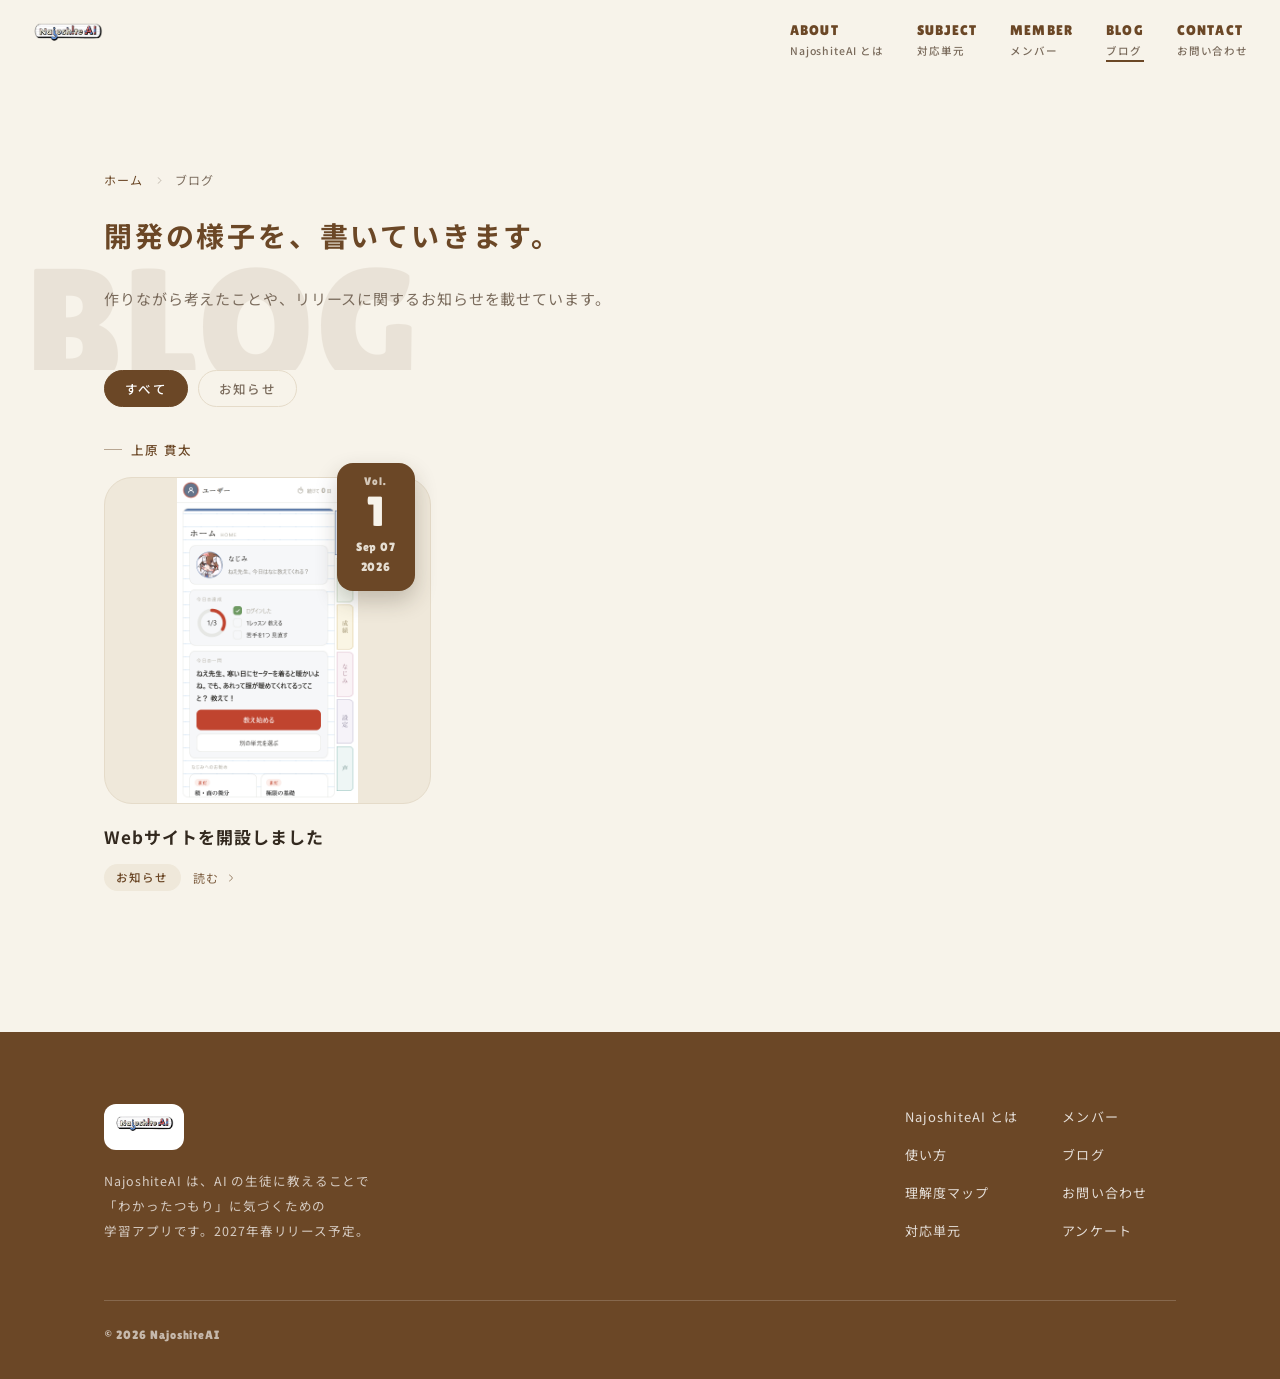
<file: blog.html>
<!doctype html>
<html lang="ja">
  <head>
    <meta charset="utf-8" />
    <meta name="viewport" content="width=device-width, initial-scale=1" />
    <title>ブログ｜NajoshiteAI</title>
    <meta
      name="description"
      content="NajoshiteAI の開発ログ、お知らせ、学び方についてのはなしを掲載しています。"
    />
    <meta name="theme-color" content="#f7f3ea" />
    <link rel="canonical" href="https://najoshiteai.pages.dev/blog" />
    <meta name="robots" content="index, follow, max-image-preview:large" />

    <meta property="og:title" content="ブログ｜NajoshiteAI" />
    <meta property="og:description" content="NajoshiteAI の開発の様子をお伝えしています。" />
    <meta property="og:url" content="https://najoshiteai.pages.dev/blog" />
    <meta property="og:type" content="website" />
    <meta property="og:image" content="https://najoshiteai.pages.dev/assets/01-home.png" />
    <meta property="og:site_name" content="NajoshiteAI" />
    <meta property="og:locale" content="ja_JP" />
    <meta name="twitter:card" content="summary_large_image" />

    <link rel="preconnect" href="https://fonts.googleapis.com" />
    <link rel="preconnect" href="https://fonts.gstatic.com" crossorigin />
    <link
      href="https://fonts.googleapis.com/css2?family=Lilita+One&family=Noto+Sans+JP:wght@400;500;700&display=swap"
      rel="stylesheet"
    />

    <script>
      if (!window.matchMedia("(prefers-reduced-motion: reduce)").matches) {
        document.documentElement.className += " js";
      }
    </script>

    <link rel="icon" href="./favicon.png" type="image/png" />
    <link rel="stylesheet" href="./css/style.css?v=6" />
    <script type="application/ld+json">
{
      "@context": "https://schema.org",
      "@type": "Blog",
      "name": "NajoshiteAI ブログ",
      "url": "https://najoshiteai.pages.dev/blog",
      "inLanguage": "ja",
      "publisher": {
        "@type": "Organization",
        "name": "NajoshiteAI",
        "url": "https://najoshiteai.pages.dev/",
        "logo": "https://najoshiteai.pages.dev/assets/title-removebg-preview.png"
      },
      "description": "NajoshiteAI の開発ログ、お知らせ、学び方についてのはなし。"
    }
    </script>
    <script type="application/ld+json">
{
      "@context": "https://schema.org",
      "@type": "BreadcrumbList",
      "itemListElement": [
        {
          "@type": "ListItem",
          "position": 1,
          "name": "ホーム",
          "item": "https://najoshiteai.pages.dev/"
        },
        {
          "@type": "ListItem",
          "position": 2,
          "name": "ブログ",
          "item": "https://najoshiteai.pages.dev/blog"
        }
      ]
    }
    </script>
  </head>

  <body>
    <!-- 使う記号だけを置く。矢印は Hugeicons（MIT） -->
    <svg class="sprite" aria-hidden="true" focusable="false">
      <symbol id="i-arrow" viewBox="0 0 24 24" fill="none">
        <path d="M9 6C9 6 15 10.4189 15 12C15 13.5812 9 18 9 18" stroke="currentColor" stroke-linecap="round" stroke-linejoin="round" stroke-width="1.5" />
      </symbol>
    </svg>

    <header class="bar">
      <a class="brand" href="./index.html">
        <img src="./assets/title-removebg-preview.png" alt="NajoshiteAI" width="200" height="115" />
      </a>

      <nav class="nav" id="nav" aria-label="サイト内の案内">
        <a href="./about.html">ABOUT<span class="jp">NajoshiteAI とは</span></a>
        <a href="./subject.html">SUBJECT<span class="jp">対応単元</span></a>
        <a href="./index.html#member">MEMBER<span class="jp">メンバー</span></a>
        <a href="./blog.html">BLOG<span class="jp">ブログ</span></a>
        <a href="./index.html#contact">CONTACT<span class="jp">お問い合わせ</span></a>
      </nav>

      <button class="menu-btn" type="button" aria-expanded="false" aria-controls="nav">
        <span></span><span></span><span></span>
        <span class="sr">メニューを開く</span>
      </button>
    </header>

    <main>
      <section class="phead">
        <span class="watermark" aria-hidden="true">BLOG</span>
        <div class="wrap phead-in">
          <p class="crumbs">
            <a href="./index.html">ホーム</a>
            <svg class="ic" aria-hidden="true"><use href="#i-arrow" /></svg>
            <span>ブログ</span>
          </p>
          <h1 class="htitle">開発の様子を、書いていきます。</h1>
          <p class="body soft">
            作りながら考えたことや、リリースに関するお知らせを載せています。
          </p>
        </div>
      </section>

      <section class="band" style="padding-top: 0">
        <div class="wrap">
          <!-- 絞り込みのボタンは js/blog.js が posts.json のカテゴリから作る -->
          <div class="filters" id="filters" role="group" aria-label="カテゴリで絞り込む"></div>

          <!-- 記事の一覧も js/blog.js が差し込む。こちらは縦に積む -->
          <div class="jgrid" id="post-list">
            <p class="state">記事を読み込んでいます。</p>
          </div>
        </div>
      </section>
    </main>

    <footer class="foot">
      <div class="wrap">
        <div class="foot-in">
          <div class="foot-brand">
            <img src="./assets/title-removebg-preview.png" alt="NajoshiteAI" width="200" height="115" />
            <p>
              NajoshiteAI は、AI の生徒に教えることで「わかったつもり」に気づくための学習アプリです。2027年春リリース予定。
            </p>
          </div>

          <nav class="foot-nav" aria-label="足元の案内">
            <a href="./about.html">NajoshiteAI とは</a>
            <a href="./index.html#member">メンバー</a>
            <a href="./about.html#steps">使い方</a>
            <a href="./blog.html">ブログ</a>
            <a href="./about.html#map">理解度マップ</a>
            <a href="./index.html#contact">お問い合わせ</a>
            <a href="./subject.html">対応単元</a>
            <a
              href="https://forms.cloud.microsoft/pages/responsepage.aspx?id=XYP-cpVeEkWK4KezivJfyKjxvWNReixEqgz9Q2xcDE5UNkhKMU5BR0paVEQyRFZMSUhQSkswWVRQOC4u&amp;route=shorturl"
              target="_blank"
              rel="noopener"
              >アンケート</a
            >
          </nav>
        </div>

        <p class="copy">&copy; 2026 NajoshiteAI</p>
      </div>
    </footer>

    <script src="./js/main.js?v=6" defer></script>
    <script src="./js/blog.js?v=6" defer></script>
  </body>
</html>
</file>
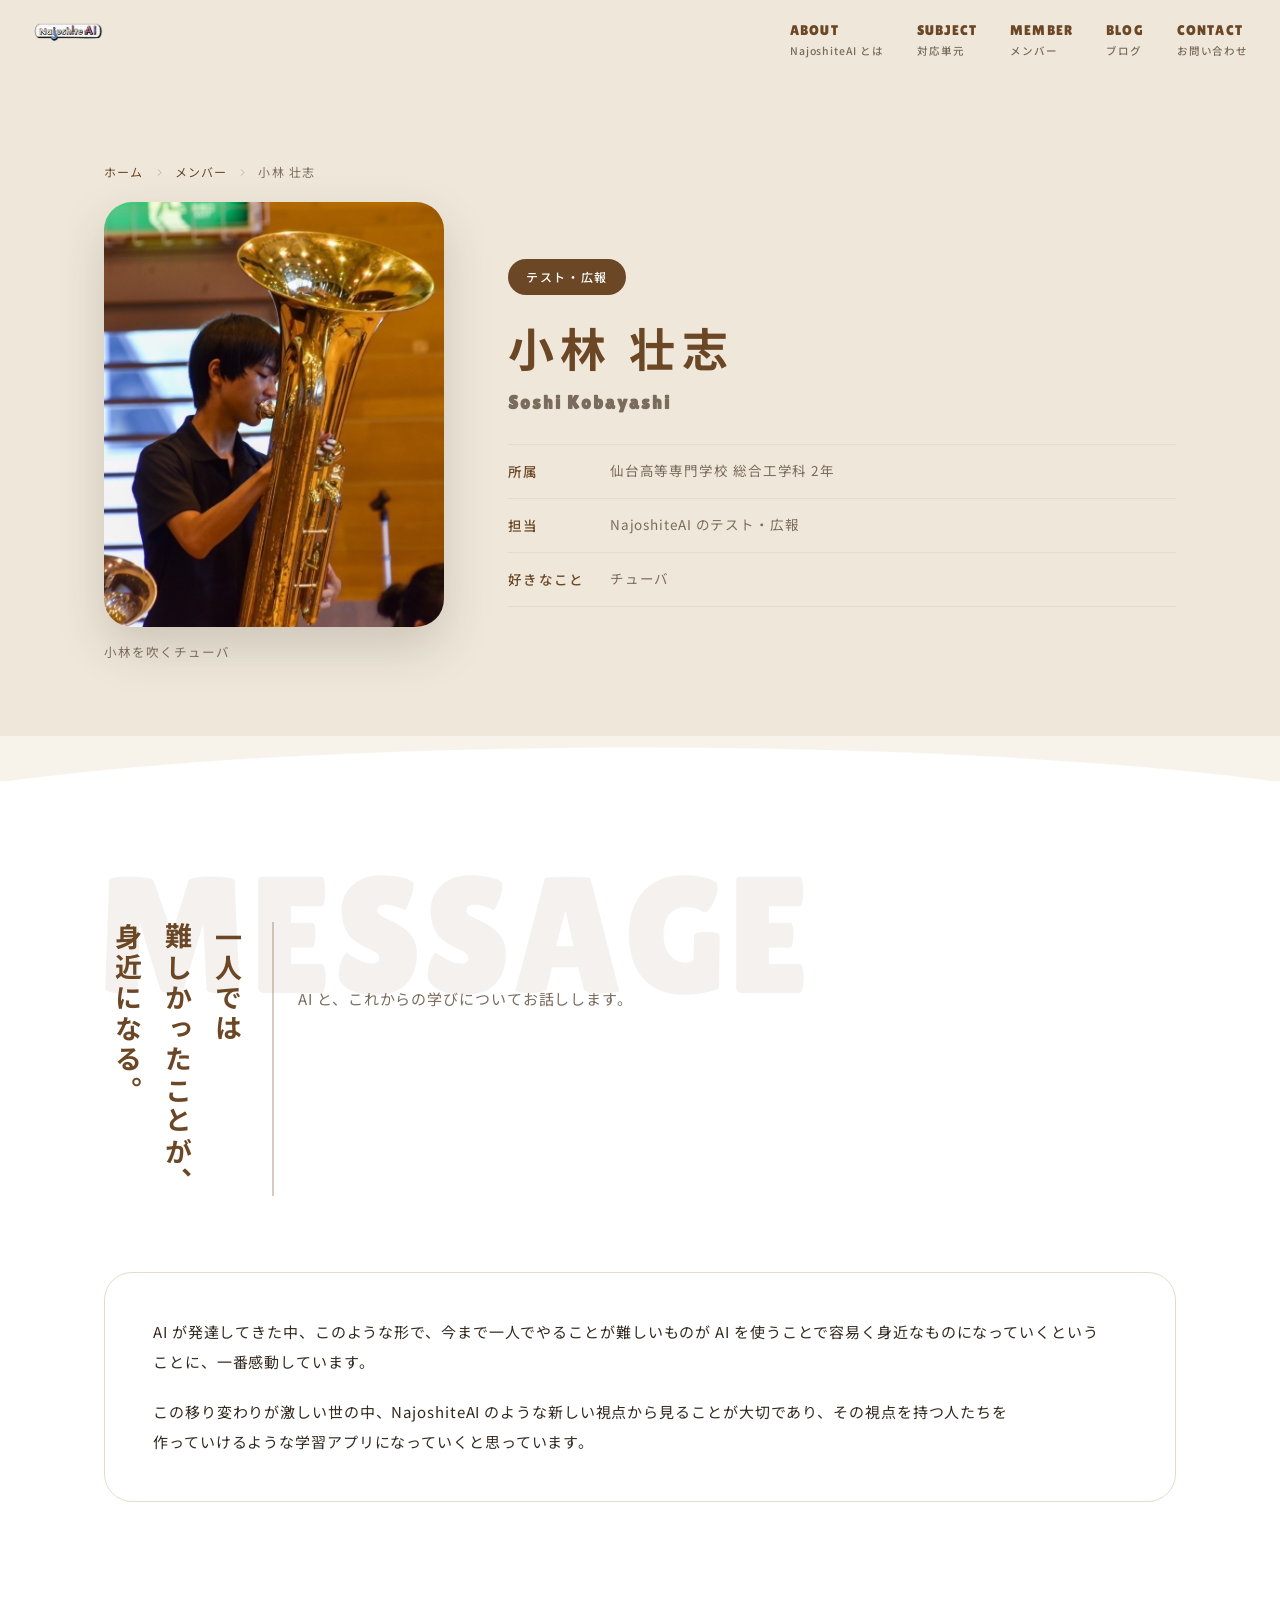
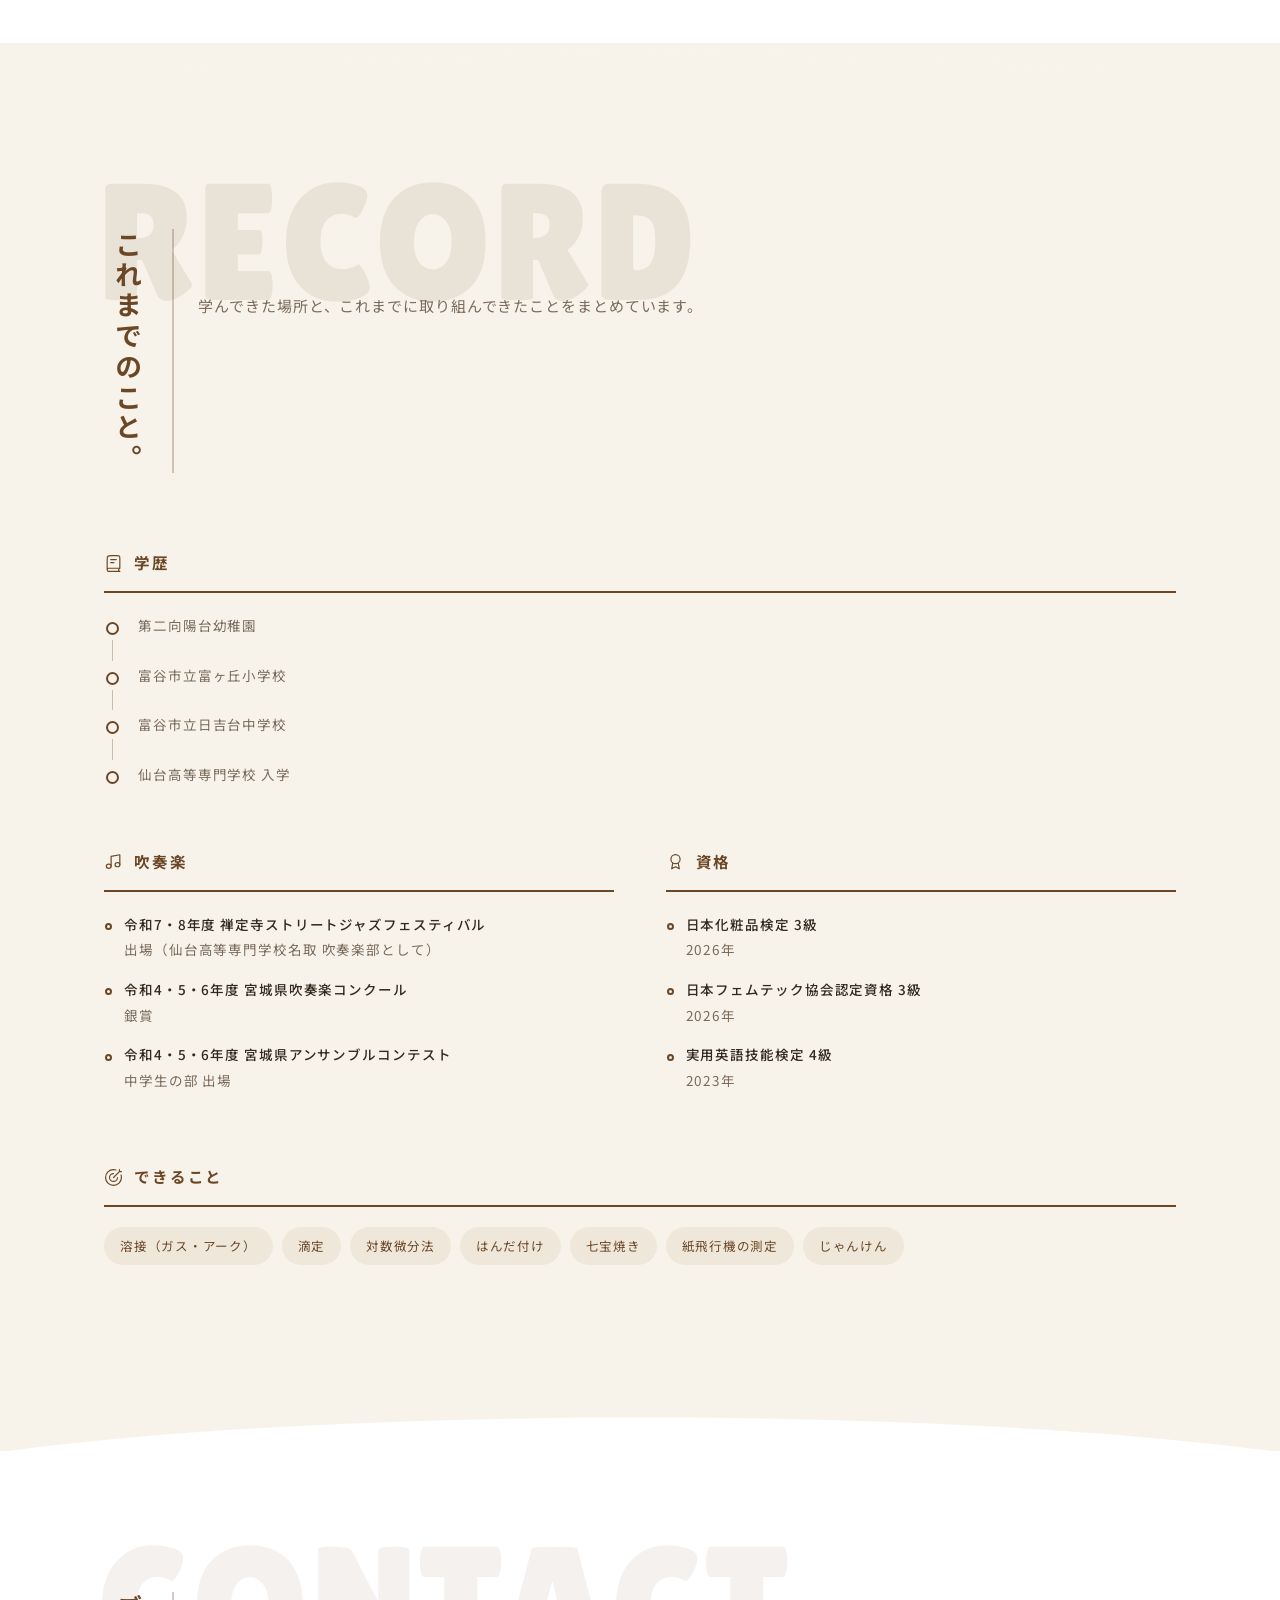
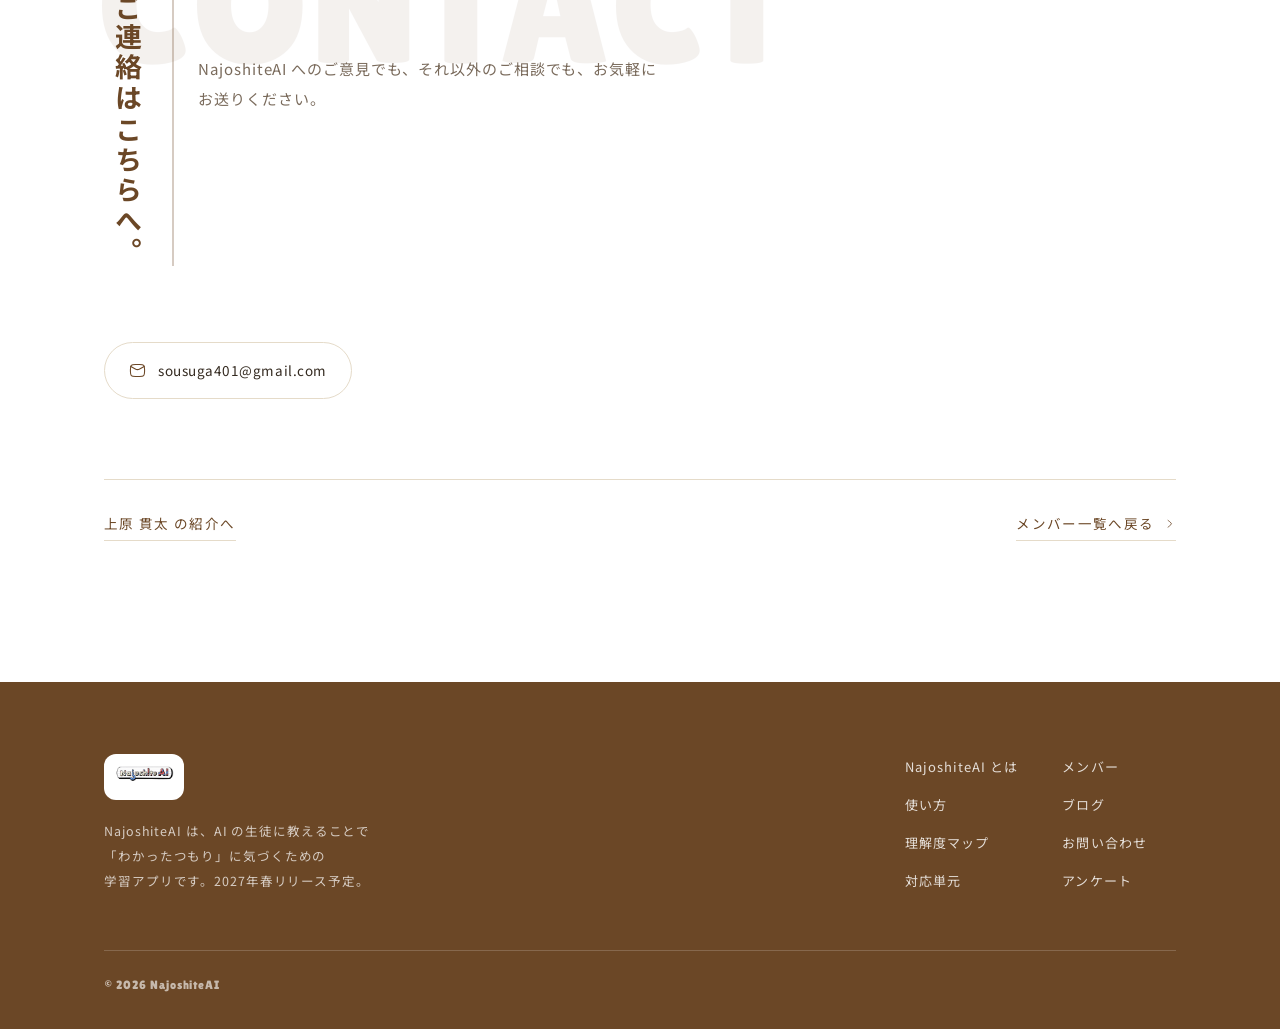
<file: member-kobayashi.html>
<!doctype html>
<html lang="ja">
  <head>
    <meta charset="utf-8" />
    <meta name="viewport" content="width=device-width, initial-scale=1" />
    <title>小林 壮志｜NajoshiteAI メンバー紹介</title>
    <meta
      name="description"
      content="NajoshiteAI のテスト・広報を担当する小林壮志（仙台高等専門学校 総合工学科2年）の紹介ページです。吹奏楽でチューバを担当。AI とこれからの学びについて。"
    />
    <meta name="theme-color" content="#f7f3ea" />
    <link rel="canonical" href="https://najoshiteai.pages.dev/member-kobayashi" />
    <meta name="robots" content="index, follow, max-image-preview:large" />

    <meta property="og:title" content="小林 壮志｜NajoshiteAI メンバー紹介" />
    <meta property="og:description" content="NajoshiteAI のテスト・広報を担当しています。" />
    <meta property="og:url" content="https://najoshiteai.pages.dev/member-kobayashi" />
    <meta property="og:type" content="profile" />
    <meta property="og:image" content="https://najoshiteai.pages.dev/assets/%E5%B0%8F%E6%9E%97%E5%A3%AE%E5%BF%972.jpg" />
    <meta property="og:site_name" content="NajoshiteAI" />
    <meta property="og:locale" content="ja_JP" />
    <meta name="twitter:card" content="summary_large_image" />

    <link rel="preconnect" href="https://fonts.googleapis.com" />
    <link rel="preconnect" href="https://fonts.gstatic.com" crossorigin />
    <link
      href="https://fonts.googleapis.com/css2?family=Lilita+One&family=Noto+Sans+JP:wght@400;500;700&display=swap"
      rel="stylesheet"
    />

    <script>
      if (!window.matchMedia("(prefers-reduced-motion: reduce)").matches) {
        document.documentElement.className += " js";
      }
    </script>

    <link rel="icon" href="./favicon.png" type="image/png" />
    <link rel="stylesheet" href="./css/style.css?v=6" />
    <script type="application/ld+json">
{
      "@context": "https://schema.org",
      "@type": "Person",
      "name": "小林 壮志",
      "alternateName": "Soshi Kobayashi",
      "jobTitle": "テスト・広報",
      "url": "https://najoshiteai.pages.dev/member-kobayashi",
      "email": "sousuga401@gmail.com",
      "image": "https://najoshiteai.pages.dev/assets/%E5%B0%8F%E6%9E%97%E5%A3%AE%E5%BF%972.jpg",
      "affiliation": {
        "@type": "CollegeOrUniversity",
        "name": "仙台高等専門学校"
      },
      "worksFor": {
        "@type": "Organization",
        "name": "NajoshiteAI",
        "url": "https://najoshiteai.pages.dev/",
        "logo": "https://najoshiteai.pages.dev/assets/title-removebg-preview.png"
      }
    }
    </script>
    <script type="application/ld+json">
{
      "@context": "https://schema.org",
      "@type": "BreadcrumbList",
      "itemListElement": [
        {
          "@type": "ListItem",
          "position": 1,
          "name": "ホーム",
          "item": "https://najoshiteai.pages.dev/"
        },
        {
          "@type": "ListItem",
          "position": 2,
          "name": "メンバー",
          "item": "https://najoshiteai.pages.dev/#member"
        },
        {
          "@type": "ListItem",
          "position": 3,
          "name": "小林 壮志",
          "item": "https://najoshiteai.pages.dev/member-kobayashi"
        }
      ]
    }
    </script>
  </head>

  <body>
    <!-- 使う記号だけを置く。矢印・封筒・本・的は Hugeicons（MIT）、他はこのサイト用 -->
    <svg class="sprite" aria-hidden="true" focusable="false">
      <symbol id="i-arrow" viewBox="0 0 24 24" fill="none">
        <path d="M9 6C9 6 15 10.4189 15 12C15 13.5812 9 18 9 18" stroke="currentColor" stroke-linecap="round" stroke-linejoin="round" stroke-width="1.5" />
      </symbol>
      <symbol id="i-mail" viewBox="0 0 24 24" fill="none">
        <path d="M2 6L8.91302 9.91697C11.4616 11.361 12.5384 11.361 15.087 9.91697L22 6" stroke="currentColor" stroke-linejoin="round" stroke-width="1.5" />
        <path d="M2.01577 13.4756C2.08114 16.5412 2.11383 18.0739 3.24496 19.2094C4.37608 20.3448 5.95033 20.3843 9.09883 20.4634C11.0393 20.5122 12.9607 20.5122 14.9012 20.4634C18.0497 20.3843 19.6239 20.3448 20.7551 19.2094C21.8862 18.0739 21.9189 16.5412 21.9842 13.4756C22.0053 12.4899 22.0053 11.5101 21.9842 10.5244C21.9189 7.45886 21.8862 5.92609 20.7551 4.79066C19.6239 3.65523 18.0497 3.61568 14.9012 3.53657C12.9607 3.48781 11.0393 3.48781 9.09882 3.53656C5.95033 3.61566 4.37608 3.65521 3.24495 4.79065C2.11382 5.92608 2.08114 7.45885 2.01576 10.5244C1.99474 11.5101 1.99475 12.4899 2.01577 13.4756Z" stroke="currentColor" stroke-linejoin="round" stroke-width="1.5" />
      </symbol>
      <symbol id="i-music" viewBox="0 0 24 24" fill="none">
        <path d="M9 18V5.5L20 3.5V16" stroke="currentColor" stroke-linecap="round" stroke-linejoin="round" stroke-width="1.5" />
        <ellipse cx="6" cy="18" rx="3" ry="2.6" stroke="currentColor" stroke-width="1.5" />
        <ellipse cx="17" cy="16" rx="3" ry="2.6" stroke="currentColor" stroke-width="1.5" />
      </symbol>
      <symbol id="i-book" viewBox="0 0 24 24" fill="none">
        <path d="M15.5 7H8.5M12.499 11H8.49902" stroke="currentColor" stroke-linecap="round" stroke-linejoin="round" stroke-width="1.5" />
        <path d="M20 22H6C4.89543 22 4 21.1046 4 20M4 20C4 18.8954 4.89543 18 6 18H20V6C20 4.11438 20 3.17157 19.4142 2.58579C18.8284 2 17.8856 2 16 2H10C7.17157 2 5.75736 2 4.87868 2.87868C4 3.75736 4 5.17157 4 8V20Z" stroke="currentColor" stroke-linecap="round" stroke-linejoin="round" stroke-width="1.5" />
        <path d="M19.5 18C19.5 18 18.5 18.7628 18.5 20C18.5 21.2372 19.5 22 19.5 22" stroke="currentColor" stroke-linecap="round" stroke-linejoin="round" stroke-width="1.5" />
      </symbol>
      <symbol id="i-award" viewBox="0 0 24 24" fill="none">
        <circle cx="12" cy="9" r="5.8" stroke="currentColor" stroke-width="1.5" />
        <path d="M8.6 13.6L7.2 21.2L12 18.6L16.8 21.2L15.4 13.6" stroke="currentColor" stroke-linecap="round" stroke-linejoin="round" stroke-width="1.5" />
      </symbol>
      <symbol id="i-target" viewBox="0 0 24 24" fill="none">
        <path d="M15.1312 2.5C14.1462 2.17555 13.0936 2 12 2C6.47715 2 2 6.47715 2 12C2 17.5228 6.47715 22 12 22C17.5228 22 22 17.5228 22 12C22 10.9548 21.8396 9.94704 21.5422 9" stroke="currentColor" stroke-linecap="round" stroke-width="1.5" />
        <path d="M17 12C17 14.7614 14.7614 17 12 17C9.23858 17 7 14.7614 7 12C7 9.23858 9.23858 7 12 7" stroke="currentColor" stroke-linecap="round" stroke-linejoin="round" stroke-width="1.5" />
        <path d="M19.5 4.5L12 12M19.5 4.5V2M19.5 4.5H22" stroke="currentColor" stroke-linecap="round" stroke-width="1.5" />
      </symbol>
    </svg>

    <header class="bar">
      <a class="brand" href="./index.html">
        <img src="./assets/title-removebg-preview.png" alt="NajoshiteAI" width="200" height="115" />
      </a>

      <nav class="nav" id="nav" aria-label="サイト内の案内">
        <a href="./about.html">ABOUT<span class="jp">NajoshiteAI とは</span></a>
        <a href="./subject.html">SUBJECT<span class="jp">対応単元</span></a>
        <a href="./index.html#member">MEMBER<span class="jp">メンバー</span></a>
        <a href="./blog.html">BLOG<span class="jp">ブログ</span></a>
        <a href="./index.html#contact">CONTACT<span class="jp">お問い合わせ</span></a>
      </nav>

      <button class="menu-btn" type="button" aria-expanded="false" aria-controls="nav">
        <span></span><span></span><span></span>
        <span class="sr">メニューを開く</span>
      </button>
    </header>

    <main>
      <!-- ============================================================
           見出し。写真はチューバの一枚で固定する
           ============================================================ -->
      <section class="mhero">
        <div class="wrap">
          <p class="crumbs">
            <a href="./index.html">ホーム</a>
            <svg class="ic" aria-hidden="true"><use href="#i-arrow" /></svg>
            <a href="./index.html#member">メンバー</a>
            <svg class="ic" aria-hidden="true"><use href="#i-arrow" /></svg>
            <span>小林 壮志</span>
          </p>

          <div class="mhero-in">
            <figure data-reveal>
              <img
                src="./assets/小林壮志2.jpg"
                alt="チューバを演奏する小林壮志"
                width="737"
                height="913"
              />
              <figcaption>小林を吹くチューバ</figcaption>
            </figure>

            <div data-reveal data-delay="1">
              <span class="mrole">テスト・広報</span>
              <h1 class="mname">
                小林 壮志
                <span class="mname-en">Soshi Kobayashi</span>
              </h1>

              <dl class="mfacts">
                <div>
                  <dt>所属</dt>
                  <dd>仙台高等専門学校 総合工学科 2年</dd>
                </div>
                <div>
                  <dt>担当</dt>
                  <dd>NajoshiteAI のテスト・広報</dd>
                </div>
                <div>
                  <dt>好きなこと</dt>
                  <dd>チューバ</dd>
                </div>
              </dl>
            </div>
          </div>
        </div>
      </section>

      <svg class="curve" viewBox="0 0 1440 60" preserveAspectRatio="none" aria-hidden="true">
        <path d="M0 60 C 380 0 1060 0 1440 60 Z" fill="currentColor" />
      </svg>

      <!-- ============================================================
           本人の言葉
           ============================================================ -->
      <section class="band paper">
        <div class="wrap">
          <div class="sec-head" data-reveal>
            <span class="watermark" aria-hidden="true">MESSAGE</span>
            <h2 class="vtitle">
              一人では<br />
              難しかったことが、<br />
              身近になる。
            </h2>
            <p class="sec-lead">AI と、これからの学びについてお話しします。</p>
          </div>

          <div class="quote" data-reveal data-delay="1">
            <p>
              AI が発達してきた中、このような形で、今まで一人でやることが難しいものが AI
              を使うことで容易く身近なものになっていくということに、一番感動しています。
            </p>
            <p>
              この移り変わりが激しい世の中、NajoshiteAI
              のような新しい視点から見ることが大切であり、その視点を持つ人たちを作っていけるような学習アプリになっていくと思っています。
            </p>
          </div>
        </div>
      </section>

      <svg class="curve to-ground" viewBox="0 0 1440 60" preserveAspectRatio="none" aria-hidden="true">
        <path d="M0 60 C 380 0 1060 0 1440 60 Z" fill="currentColor" />
      </svg>

      <!-- ============================================================
           これまでのこと
           ============================================================ -->
      <section class="band">
        <div class="wrap">
          <div class="sec-head" data-reveal>
            <span class="watermark" aria-hidden="true">RECORD</span>
            <h2 class="vtitle">これまでのこと。</h2>
            <p class="sec-lead">学んできた場所と、これまでに取り組んできたことをまとめています。</p>
          </div>

          <div class="track" data-reveal style="margin-bottom: clamp(40px, 5vw, 60px)">
            <h3>
              <svg class="ic" aria-hidden="true"><use href="#i-book" /></svg>
              学歴
            </h3>
            <ul class="path">
              <li>第二向陽台幼稚園</li>
              <li>富谷市立富ヶ丘小学校</li>
              <li>富谷市立日吉台中学校</li>
              <li>仙台高等専門学校 入学</li>
            </ul>
          </div>

          <div class="tracks">
            <div class="track" data-reveal>
              <h3>
                <svg class="ic" aria-hidden="true"><use href="#i-music" /></svg>
                吹奏楽
              </h3>
              <ul>
                <li>
                  <b>令和7・8年度 禅定寺ストリートジャズフェスティバル</b>
                  出場（仙台高等専門学校名取 吹奏楽部として）
                </li>
                <li>
                  <b>令和4・5・6年度 宮城県吹奏楽コンクール</b>
                  銀賞
                </li>
                <li>
                  <b>令和4・5・6年度 宮城県アンサンブルコンテスト</b>
                  中学生の部 出場
                </li>
              </ul>
            </div>

            <div class="track" data-reveal data-delay="1">
              <h3>
                <svg class="ic" aria-hidden="true"><use href="#i-award" /></svg>
                資格
              </h3>
              <ul>
                <li>
                  <b>日本化粧品検定 3級</b>
                  2026年
                </li>
                <li>
                  <b>日本フェムテック協会認定資格 3級</b>
                  2026年
                </li>
                <li>
                  <b>実用英語技能検定 4級</b>
                  2023年
                </li>
              </ul>
            </div>
          </div>

          <div class="track tracks-foot" data-reveal>
            <h3>
              <svg class="ic" aria-hidden="true"><use href="#i-target" /></svg>
              できること
            </h3>
            <ul class="chips">
              <li>溶接（ガス・アーク）</li>
              <li>滴定</li>
              <li>対数微分法</li>
              <li>はんだ付け</li>
              <li>七宝焼き</li>
              <li>紙飛行機の測定</li>
              <li>じゃんけん</li>
            </ul>
          </div>
        </div>
      </section>

      <svg class="curve" viewBox="0 0 1440 60" preserveAspectRatio="none" aria-hidden="true">
        <path d="M0 60 C 380 0 1060 0 1440 60 Z" fill="currentColor" />
      </svg>

      <!-- ============================================================
           連絡先
           ============================================================ -->
      <section class="band paper">
        <div class="wrap">
          <div class="sec-head" data-reveal>
            <span class="watermark" aria-hidden="true">CONTACT</span>
            <h2 class="vtitle">ご連絡はこちらへ。</h2>
            <p class="sec-lead">
              NajoshiteAI へのご意見でも、それ以外のご相談でも、お気軽にお送りください。
            </p>
          </div>

          <div class="links" data-reveal data-delay="1">
            <a class="linkcard" href="mailto:sousuga401@gmail.com">
              <svg class="ic" aria-hidden="true"><use href="#i-mail" /></svg>
              sousuga401@gmail.com
            </a>
          </div>

          <div class="pager">
            <a class="tlink" href="./member-uehara.html">
              上原 貫太 の紹介へ
            </a>
            <a class="tlink" href="./index.html#member">
              メンバー一覧へ戻る
              <svg class="ic" aria-hidden="true"><use href="#i-arrow" /></svg>
            </a>
          </div>
        </div>
      </section>
    </main>

    <footer class="foot">
      <div class="wrap">
        <div class="foot-in">
          <div class="foot-brand">
            <img src="./assets/title-removebg-preview.png" alt="NajoshiteAI" width="200" height="115" />
            <p>
              NajoshiteAI は、AI の生徒に教えることで「わかったつもり」に気づくための学習アプリです。2027年春リリース予定。
            </p>
          </div>

          <nav class="foot-nav" aria-label="足元の案内">
            <a href="./about.html">NajoshiteAI とは</a>
            <a href="./index.html#member">メンバー</a>
            <a href="./about.html#steps">使い方</a>
            <a href="./blog.html">ブログ</a>
            <a href="./about.html#map">理解度マップ</a>
            <a href="./index.html#contact">お問い合わせ</a>
            <a href="./subject.html">対応単元</a>
            <a
              href="https://forms.cloud.microsoft/pages/responsepage.aspx?id=XYP-cpVeEkWK4KezivJfyKjxvWNReixEqgz9Q2xcDE5UNkhKMU5BR0paVEQyRFZMSUhQSkswWVRQOC4u&amp;route=shorturl"
              target="_blank"
              rel="noopener"
              >アンケート</a
            >
          </nav>
        </div>

        <p class="copy">&copy; 2026 NajoshiteAI</p>
      </div>
    </footer>

    <script src="./js/main.js?v=6" defer></script>
  </body>
</html>
</file>
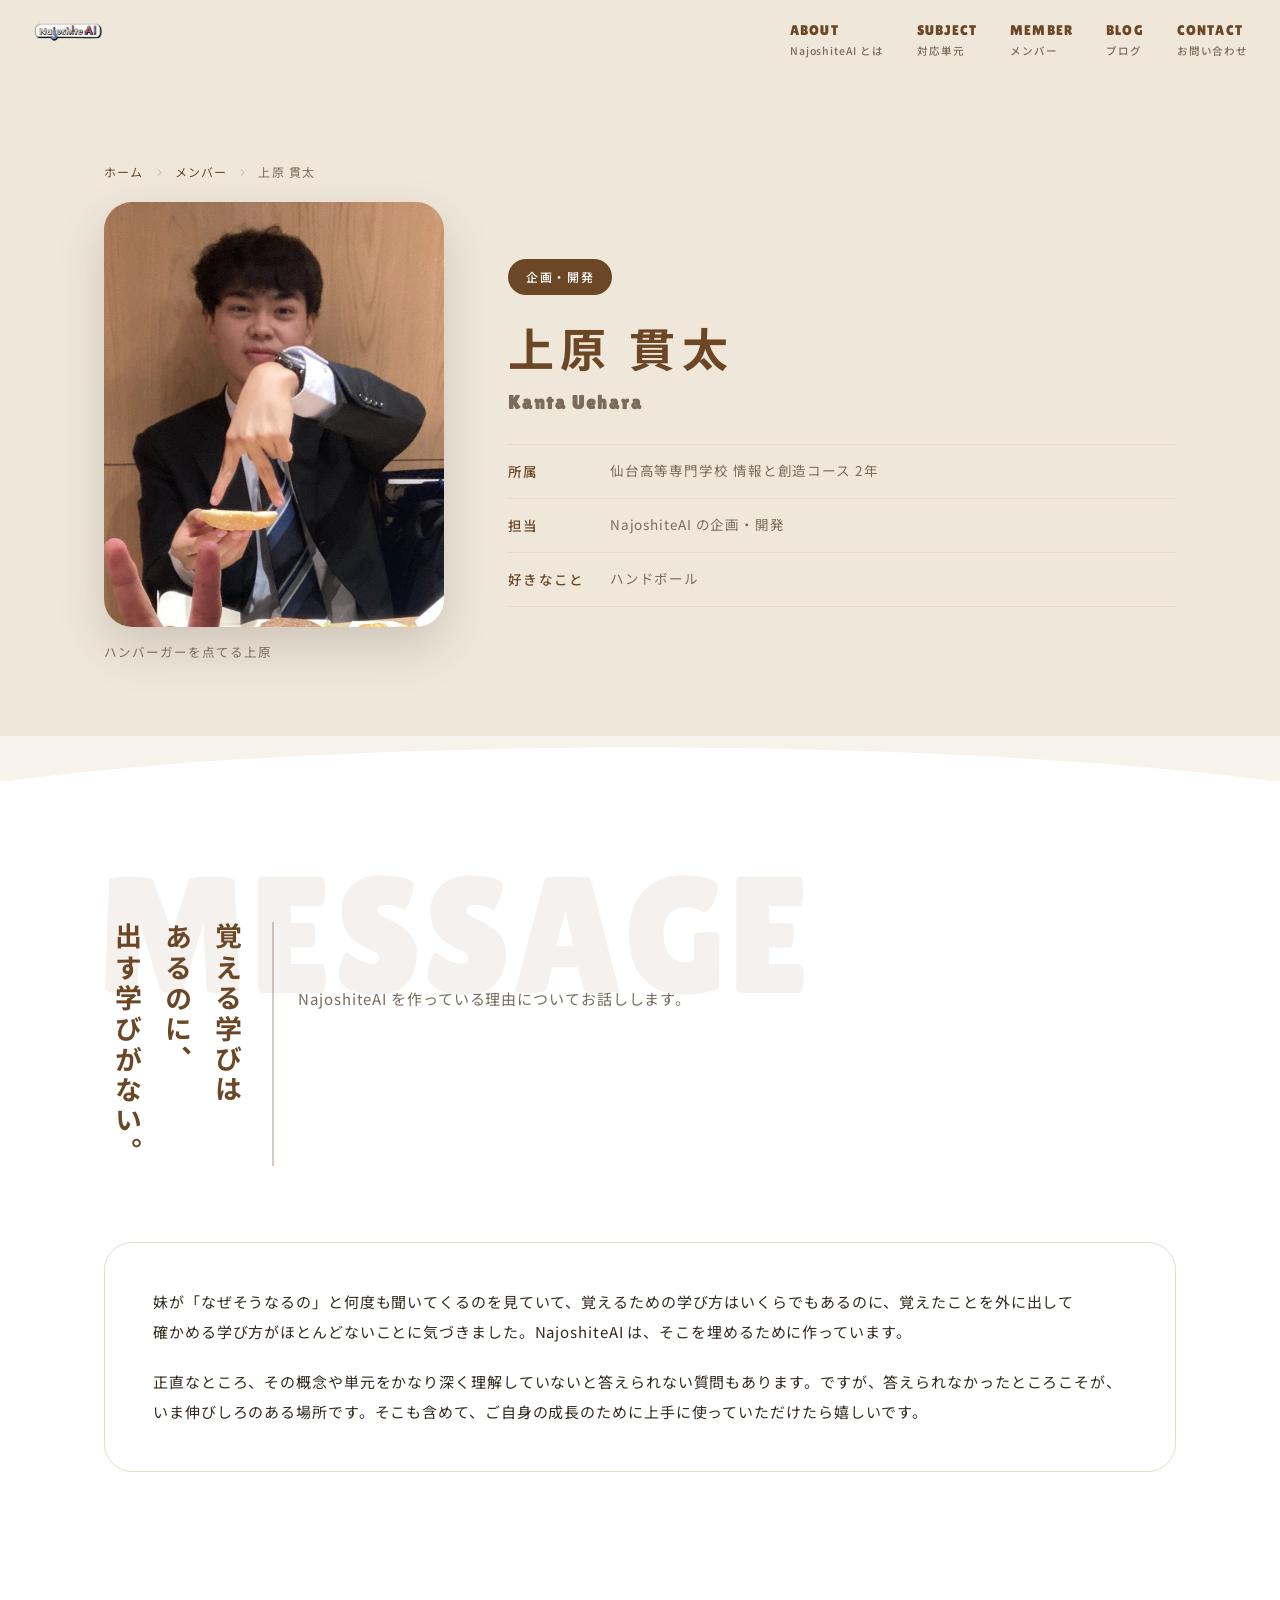
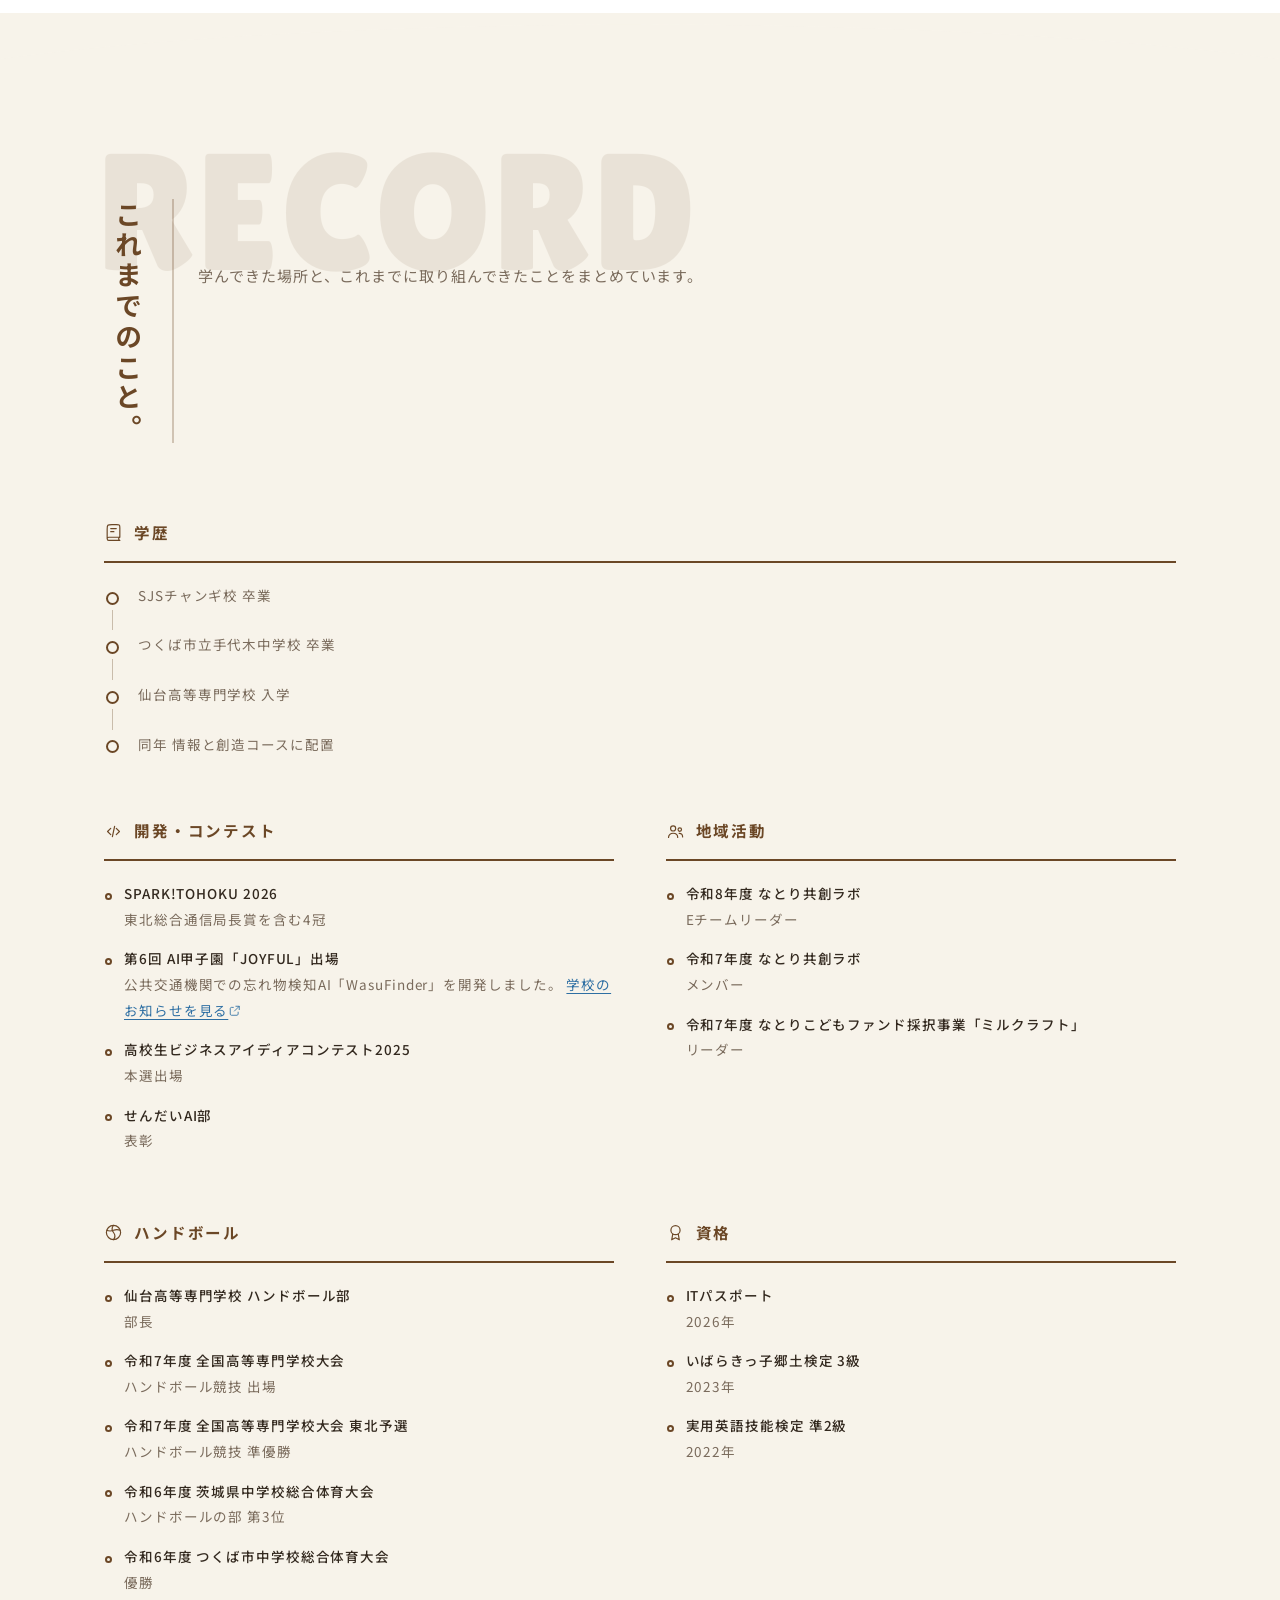
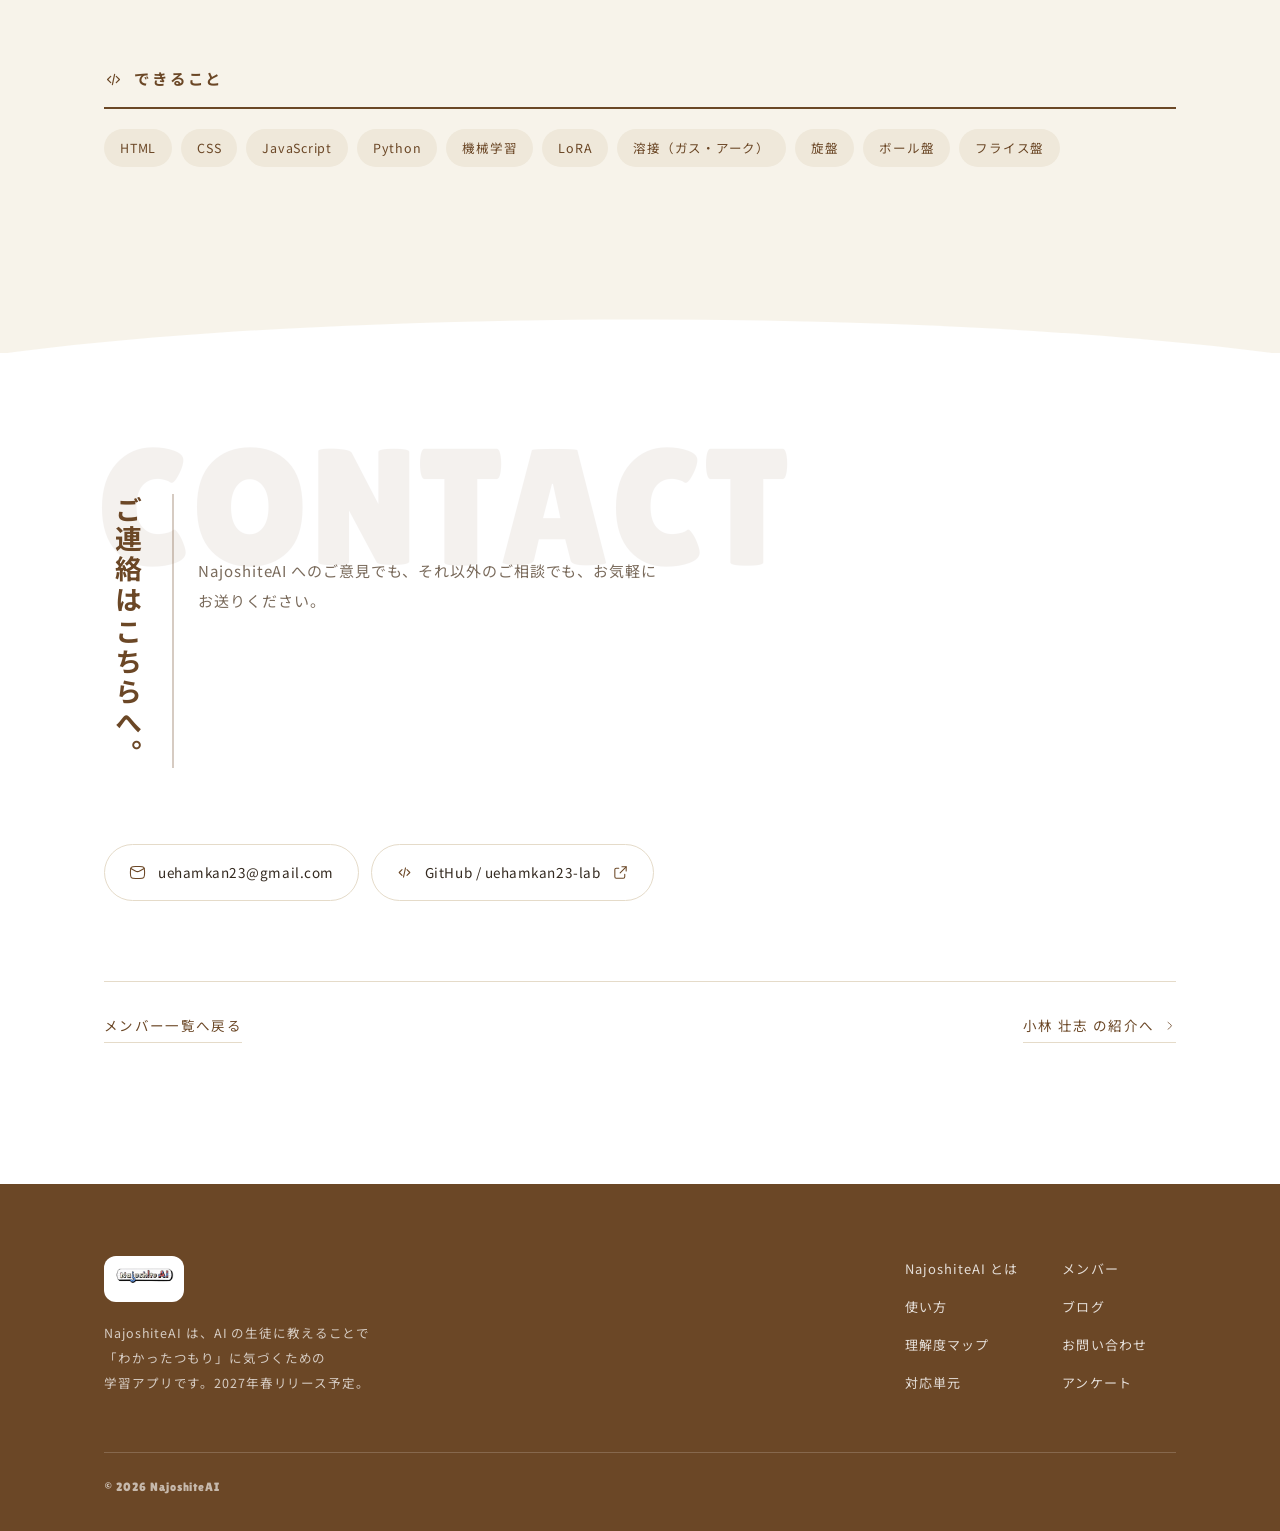
<file: member-uehara.html>
<!doctype html>
<html lang="ja">
  <head>
    <meta charset="utf-8" />
    <meta name="viewport" content="width=device-width, initial-scale=1" />
    <title>上原 貫太｜NajoshiteAI メンバー紹介</title>
    <meta
      name="description"
      content="NajoshiteAI の企画・開発を担当する上原貫太（仙台高等専門学校 情報と創造コース2年）の紹介ページです。"
    />
    <meta name="theme-color" content="#f7f3ea" />
    <link rel="canonical" href="https://najoshiteai.pages.dev/member-uehara" />
    <meta name="robots" content="index, follow, max-image-preview:large" />

    <meta property="og:title" content="上原 貫太｜NajoshiteAI メンバー紹介" />
    <meta property="og:description" content="NajoshiteAI の企画・開発を担当しています。" />
    <meta property="og:url" content="https://najoshiteai.pages.dev/member-uehara" />
    <meta property="og:type" content="profile" />
    <meta property="og:image" content="https://najoshiteai.pages.dev/assets/%E4%B8%8A%E5%8E%9F%E8%B2%AB%E5%A4%AA1.jpg" />
    <meta property="og:site_name" content="NajoshiteAI" />
    <meta property="og:locale" content="ja_JP" />
    <meta name="twitter:card" content="summary_large_image" />

    <link rel="preconnect" href="https://fonts.googleapis.com" />
    <link rel="preconnect" href="https://fonts.gstatic.com" crossorigin />
    <link
      href="https://fonts.googleapis.com/css2?family=Lilita+One&family=Noto+Sans+JP:wght@400;500;700&display=swap"
      rel="stylesheet"
    />

    <script>
      if (!window.matchMedia("(prefers-reduced-motion: reduce)").matches) {
        document.documentElement.className += " js";
      }
    </script>

    <link rel="icon" href="./favicon.png" type="image/png" />
    <link rel="stylesheet" href="./css/style.css?v=6" />
    <script type="application/ld+json">
{
      "@context": "https://schema.org",
      "@type": "Person",
      "name": "上原 貫太",
      "alternateName": "Kanta Uehara",
      "jobTitle": "企画・開発",
      "url": "https://najoshiteai.pages.dev/member-uehara",
      "image": "https://najoshiteai.pages.dev/assets/%E4%B8%8A%E5%8E%9F%E8%B2%AB%E5%A4%AA1.jpg",
      "email": "uehamkan23@gmail.com",
      "sameAs": [
        "https://github.com/uehamkan23-lab"
      ],
      "affiliation": {
        "@type": "CollegeOrUniversity",
        "name": "仙台高等専門学校"
      },
      "worksFor": {
        "@type": "Organization",
        "name": "NajoshiteAI",
        "url": "https://najoshiteai.pages.dev/",
        "logo": "https://najoshiteai.pages.dev/assets/title-removebg-preview.png"
      }
    }
    </script>
    <script type="application/ld+json">
{
      "@context": "https://schema.org",
      "@type": "BreadcrumbList",
      "itemListElement": [
        {
          "@type": "ListItem",
          "position": 1,
          "name": "ホーム",
          "item": "https://najoshiteai.pages.dev/"
        },
        {
          "@type": "ListItem",
          "position": 2,
          "name": "メンバー",
          "item": "https://najoshiteai.pages.dev/#member"
        },
        {
          "@type": "ListItem",
          "position": 3,
          "name": "上原 貫太",
          "item": "https://najoshiteai.pages.dev/member-uehara"
        }
      ]
    }
    </script>
  </head>

  <body>
    <!-- 使う記号だけを置く。矢印・本・封筒は Hugeicons（MIT）、他はこのサイト用 -->
    <svg class="sprite" aria-hidden="true" focusable="false">
      <symbol id="i-arrow" viewBox="0 0 24 24" fill="none">
        <path d="M9 6C9 6 15 10.4189 15 12C15 13.5812 9 18 9 18" stroke="currentColor" stroke-linecap="round" stroke-linejoin="round" stroke-width="1.5" />
      </symbol>
      <symbol id="i-mail" viewBox="0 0 24 24" fill="none">
        <path d="M2 6L8.91302 9.91697C11.4616 11.361 12.5384 11.361 15.087 9.91697L22 6" stroke="currentColor" stroke-linejoin="round" stroke-width="1.5" />
        <path d="M2.01577 13.4756C2.08114 16.5412 2.11383 18.0739 3.24496 19.2094C4.37608 20.3448 5.95033 20.3843 9.09883 20.4634C11.0393 20.5122 12.9607 20.5122 14.9012 20.4634C18.0497 20.3843 19.6239 20.3448 20.7551 19.2094C21.8862 18.0739 21.9189 16.5412 21.9842 13.4756C22.0053 12.4899 22.0053 11.5101 21.9842 10.5244C21.9189 7.45886 21.8862 5.92609 20.7551 4.79066C19.6239 3.65523 18.0497 3.61568 14.9012 3.53657C12.9607 3.48781 11.0393 3.48781 9.09882 3.53656C5.95033 3.61566 4.37608 3.65521 3.24495 4.79065C2.11382 5.92608 2.08114 7.45885 2.01576 10.5244C1.99474 11.5101 1.99475 12.4899 2.01577 13.4756Z" stroke="currentColor" stroke-linejoin="round" stroke-width="1.5" />
      </symbol>
      <symbol id="i-book" viewBox="0 0 24 24" fill="none">
        <path d="M15.5 7H8.5M12.499 11H8.49902" stroke="currentColor" stroke-linecap="round" stroke-linejoin="round" stroke-width="1.5" />
        <path d="M20 22H6C4.89543 22 4 21.1046 4 20M4 20C4 18.8954 4.89543 18 6 18H20V6C20 4.11438 20 3.17157 19.4142 2.58579C18.8284 2 17.8856 2 16 2H10C7.17157 2 5.75736 2 4.87868 2.87868C4 3.75736 4 5.17157 4 8V20Z" stroke="currentColor" stroke-linecap="round" stroke-linejoin="round" stroke-width="1.5" />
        <path d="M19.5 18C19.5 18 18.5 18.7628 18.5 20C18.5 21.2372 19.5 22 19.5 22" stroke="currentColor" stroke-linecap="round" stroke-linejoin="round" stroke-width="1.5" />
      </symbol>
      <symbol id="i-code" viewBox="0 0 24 24" fill="none">
        <path d="M8.5 8L4.5 12L8.5 16" stroke="currentColor" stroke-linecap="round" stroke-linejoin="round" stroke-width="1.5" />
        <path d="M15.5 8L19.5 12L15.5 16" stroke="currentColor" stroke-linecap="round" stroke-linejoin="round" stroke-width="1.5" />
        <path d="M13.4 5.5L10.6 18.5" stroke="currentColor" stroke-linecap="round" stroke-width="1.5" />
      </symbol>
      <symbol id="i-community" viewBox="0 0 24 24" fill="none">
        <circle cx="9" cy="8.2" r="3.2" stroke="currentColor" stroke-width="1.5" />
        <path d="M3.2 19.5C3.2 16.2 5.8 14.2 9 14.2C12.2 14.2 14.8 16.2 14.8 19.5" stroke="currentColor" stroke-linecap="round" stroke-width="1.5" />
        <circle cx="17.4" cy="9.6" r="2.2" stroke="currentColor" stroke-width="1.5" />
        <path d="M16.6 14.3C19.2 14.1 21 15.9 21 18.8" stroke="currentColor" stroke-linecap="round" stroke-width="1.5" />
      </symbol>
      <symbol id="i-ball" viewBox="0 0 24 24" fill="none">
        <circle cx="12" cy="12" r="9" stroke="currentColor" stroke-width="1.5" />
        <path d="M12 3C9.6 6 9.6 9 12 12C14.4 15 14.4 18 12 21" stroke="currentColor" stroke-linecap="round" stroke-width="1.5" />
        <path d="M3.4 9.2C6.3 10.4 9.2 10.4 12 9.2C14.8 8 17.7 8 20.6 9.2" stroke="currentColor" stroke-linecap="round" stroke-width="1.5" />
      </symbol>
      <symbol id="i-award" viewBox="0 0 24 24" fill="none">
        <circle cx="12" cy="9" r="5.8" stroke="currentColor" stroke-width="1.5" />
        <path d="M8.6 13.6L7.2 21.2L12 18.6L16.8 21.2L15.4 13.6" stroke="currentColor" stroke-linecap="round" stroke-linejoin="round" stroke-width="1.5" />
      </symbol>
      <symbol id="i-external" viewBox="0 0 24 24" fill="none">
        <path d="M14 4H20V10" stroke="currentColor" stroke-linecap="round" stroke-linejoin="round" stroke-width="1.5" />
        <path d="M20 4L11.5 12.5" stroke="currentColor" stroke-linecap="round" stroke-width="1.5" />
        <path d="M18 14.5V18C18 19.1 17.1 20 16 20H6C4.9 20 4 19.1 4 18V8C4 6.9 4.9 6 6 6H9.5" stroke="currentColor" stroke-linecap="round" stroke-linejoin="round" stroke-width="1.5" />
      </symbol>
    </svg>

    <header class="bar">
      <a class="brand" href="./index.html">
        <img src="./assets/title-removebg-preview.png" alt="NajoshiteAI" width="200" height="115" />
      </a>

      <nav class="nav" id="nav" aria-label="サイト内の案内">
        <a href="./about.html">ABOUT<span class="jp">NajoshiteAI とは</span></a>
        <a href="./subject.html">SUBJECT<span class="jp">対応単元</span></a>
        <a href="./index.html#member">MEMBER<span class="jp">メンバー</span></a>
        <a href="./blog.html">BLOG<span class="jp">ブログ</span></a>
        <a href="./index.html#contact">CONTACT<span class="jp">お問い合わせ</span></a>
      </nav>

      <button class="menu-btn" type="button" aria-expanded="false" aria-controls="nav">
        <span></span><span></span><span></span>
        <span class="sr">メニューを開く</span>
      </button>
    </header>

    <main>
      <!-- ============================================================
           見出し。写真は一枚目で固定する
           ============================================================ -->
      <section class="mhero">
        <div class="wrap">
          <p class="crumbs">
            <a href="./index.html">ホーム</a>
            <svg class="ic" aria-hidden="true"><use href="#i-arrow" /></svg>
            <a href="./index.html#member">メンバー</a>
            <svg class="ic" aria-hidden="true"><use href="#i-arrow" /></svg>
            <span>上原 貫太</span>
          </p>

          <div class="mhero-in">
            <figure data-reveal>
              <img
                src="./assets/上原貫太1.jpg"
                alt="上原貫太。スーツ姿でハンバーガーを指さしている"
                width="592"
                height="740"
              />
              <figcaption>ハンバーガーを点てる上原</figcaption>
            </figure>

            <div data-reveal data-delay="1">
              <span class="mrole">企画・開発</span>
              <h1 class="mname">
                上原 貫太
                <span class="mname-en">Kanta Uehara</span>
              </h1>

              <dl class="mfacts">
                <div>
                  <dt>所属</dt>
                  <dd>仙台高等専門学校 情報と創造コース 2年</dd>
                </div>
                <div>
                  <dt>担当</dt>
                  <dd>NajoshiteAI の企画・開発</dd>
                </div>
                <div>
                  <dt>好きなこと</dt>
                  <dd>ハンドボール</dd>
                </div>
              </dl>
            </div>
          </div>
        </div>
      </section>

      <svg class="curve" viewBox="0 0 1440 60" preserveAspectRatio="none" aria-hidden="true">
        <path d="M0 60 C 380 0 1060 0 1440 60 Z" fill="currentColor" />
      </svg>

      <!-- ============================================================
           本人の言葉
           ============================================================ -->
      <section class="band paper">
        <div class="wrap">
          <div class="sec-head" data-reveal>
            <span class="watermark" aria-hidden="true">MESSAGE</span>
            <h2 class="vtitle">
              覚える学びは<br />
              あるのに、<br />
              出す学びがない。
            </h2>
            <p class="sec-lead">NajoshiteAI を作っている理由についてお話しします。</p>
          </div>

          <div class="quote" data-reveal data-delay="1">
            <p>
              妹が「なぜそうなるの」と何度も聞いてくるのを見ていて、覚えるための学び方はいくらでもあるのに、覚えたことを外に出して確かめる学び方がほとんどないことに気づきました。NajoshiteAI は、そこを埋めるために作っています。
            </p>
            <p>
              正直なところ、その概念や単元をかなり深く理解していないと答えられない質問もあります。ですが、答えられなかったところこそが、いま伸びしろのある場所です。そこも含めて、ご自身の成長のために上手に使っていただけたら嬉しいです。
            </p>
          </div>
        </div>
      </section>

      <svg class="curve to-ground" viewBox="0 0 1440 60" preserveAspectRatio="none" aria-hidden="true">
        <path d="M0 60 C 380 0 1060 0 1440 60 Z" fill="currentColor" />
      </svg>

      <!-- ============================================================
           これまでのこと
           ============================================================ -->
      <section class="band">
        <div class="wrap">
          <div class="sec-head" data-reveal>
            <span class="watermark" aria-hidden="true">RECORD</span>
            <h2 class="vtitle">これまでのこと。</h2>
            <p class="sec-lead">学んできた場所と、これまでに取り組んできたことをまとめています。</p>
          </div>

          <div class="track" data-reveal style="margin-bottom: clamp(40px, 5vw, 60px)">
            <h3>
              <svg class="ic" aria-hidden="true"><use href="#i-book" /></svg>
              学歴
            </h3>
            <ul class="path">
              <li>SJSチャンギ校 卒業</li>
              <li>つくば市立手代木中学校 卒業</li>
              <li>仙台高等専門学校 入学</li>
              <li>同年 情報と創造コースに配置</li>
            </ul>
          </div>

          <div class="tracks">
            <div class="track" data-reveal>
              <h3>
                <svg class="ic" aria-hidden="true"><use href="#i-code" /></svg>
                開発・コンテスト
              </h3>
              <ul>
                <li>
                  <b>SPARK!TOHOKU 2026</b>
                  東北総合通信局長賞を含む4冠
                </li>
                <li>
                  <b>第6回 AI甲子園「JOYFUL」出場</b>
                  公共交通機関での忘れ物検知AI「WasuFinder」を開発しました。
                  <a
                    href="https://www.sendai-nct.ac.jp/20260330-2/"
                    target="_blank"
                    rel="noopener"
                    >学校のお知らせを見る<svg class="ic" aria-hidden="true"><use href="#i-external" /></svg></a
                  >
                </li>
                <li>
                  <b>高校生ビジネスアイディアコンテスト2025</b>
                  本選出場
                </li>
                <li>
                  <b>せんだいAI部</b>
                  表彰
                </li>
              </ul>
            </div>

            <div class="track" data-reveal data-delay="1">
              <h3>
                <svg class="ic" aria-hidden="true"><use href="#i-community" /></svg>
                地域活動
              </h3>
              <ul>
                <li>
                  <b>令和8年度 なとり共創ラボ</b>
                  Eチームリーダー
                </li>
                <li>
                  <b>令和7年度 なとり共創ラボ</b>
                  メンバー
                </li>
                <li>
                  <b>令和7年度 なとりこどもファンド採択事業「ミルクラフト」</b>
                  リーダー
                </li>
              </ul>
            </div>

            <div class="track" data-reveal data-delay="2">
              <h3>
                <svg class="ic" aria-hidden="true"><use href="#i-ball" /></svg>
                ハンドボール
              </h3>
              <ul>
                <li>
                  <b>仙台高等専門学校 ハンドボール部</b>
                  部長
                </li>
                <li>
                  <b>令和7年度 全国高等専門学校大会</b>
                  ハンドボール競技 出場
                </li>
                <li>
                  <b>令和7年度 全国高等専門学校大会 東北予選</b>
                  ハンドボール競技 準優勝
                </li>
                <li>
                  <b>令和6年度 茨城県中学校総合体育大会</b>
                  ハンドボールの部 第3位
                </li>
                <li>
                  <b>令和6年度 つくば市中学校総合体育大会</b>
                  優勝
                </li>
              </ul>
            </div>

            <div class="track" data-reveal data-delay="3">
              <h3>
                <svg class="ic" aria-hidden="true"><use href="#i-award" /></svg>
                資格
              </h3>
              <ul>
                <li>
                  <b>ITパスポート</b>
                  2026年
                </li>
                <li>
                  <b>いばらきっ子郷土検定 3級</b>
                  2023年
                </li>
                <li>
                  <b>実用英語技能検定 準2級</b>
                  2022年
                </li>
              </ul>
            </div>
          </div>

          <div class="track tracks-foot" data-reveal>
            <h3>
              <svg class="ic" aria-hidden="true"><use href="#i-code" /></svg>
              できること
            </h3>
            <ul class="chips">
              <li>HTML</li>
              <li>CSS</li>
              <li>JavaScript</li>
              <li>Python</li>
              <li>機械学習</li>
              <li>LoRA</li>
              <li>溶接（ガス・アーク）</li>
              <li>旋盤</li>
              <li>ボール盤</li>
              <li>フライス盤</li>
            </ul>
          </div>
        </div>
      </section>

      <svg class="curve" viewBox="0 0 1440 60" preserveAspectRatio="none" aria-hidden="true">
        <path d="M0 60 C 380 0 1060 0 1440 60 Z" fill="currentColor" />
      </svg>

      <!-- ============================================================
           連絡先
           ============================================================ -->
      <section class="band paper">
        <div class="wrap">
          <div class="sec-head" data-reveal>
            <span class="watermark" aria-hidden="true">CONTACT</span>
            <h2 class="vtitle">ご連絡はこちらへ。</h2>
            <p class="sec-lead">
              NajoshiteAI へのご意見でも、それ以外のご相談でも、お気軽にお送りください。
            </p>
          </div>

          <div class="links" data-reveal data-delay="1">
            <a class="linkcard" href="mailto:uehamkan23@gmail.com">
              <svg class="ic" aria-hidden="true"><use href="#i-mail" /></svg>
              uehamkan23@gmail.com
            </a>
            <a
              class="linkcard"
              href="https://github.com/uehamkan23-lab"
              target="_blank"
              rel="noopener"
            >
              <svg class="ic" aria-hidden="true"><use href="#i-code" /></svg>
              GitHub / uehamkan23-lab
              <svg class="ic" aria-hidden="true"><use href="#i-external" /></svg>
            </a>
          </div>

          <div class="pager">
            <a class="tlink" href="./index.html#member">
              メンバー一覧へ戻る
            </a>
            <a class="tlink" href="./member-kobayashi.html">
              小林 壮志 の紹介へ
              <svg class="ic" aria-hidden="true"><use href="#i-arrow" /></svg>
            </a>
          </div>
        </div>
      </section>
    </main>

    <footer class="foot">
      <div class="wrap">
        <div class="foot-in">
          <div class="foot-brand">
            <img src="./assets/title-removebg-preview.png" alt="NajoshiteAI" width="200" height="115" />
            <p>
              NajoshiteAI は、AI の生徒に教えることで「わかったつもり」に気づくための学習アプリです。2027年春リリース予定。
            </p>
          </div>

          <nav class="foot-nav" aria-label="足元の案内">
            <a href="./about.html">NajoshiteAI とは</a>
            <a href="./index.html#member">メンバー</a>
            <a href="./about.html#steps">使い方</a>
            <a href="./blog.html">ブログ</a>
            <a href="./about.html#map">理解度マップ</a>
            <a href="./index.html#contact">お問い合わせ</a>
            <a href="./subject.html">対応単元</a>
            <a
              href="https://forms.cloud.microsoft/pages/responsepage.aspx?id=XYP-cpVeEkWK4KezivJfyKjxvWNReixEqgz9Q2xcDE5UNkhKMU5BR0paVEQyRFZMSUhQSkswWVRQOC4u&amp;route=shorturl"
              target="_blank"
              rel="noopener"
              >アンケート</a
            >
          </nav>
        </div>

        <p class="copy">&copy; 2026 NajoshiteAI</p>
      </div>
    </footer>

    <script src="./js/main.js?v=6" defer></script>
  </body>
</html>
</file>
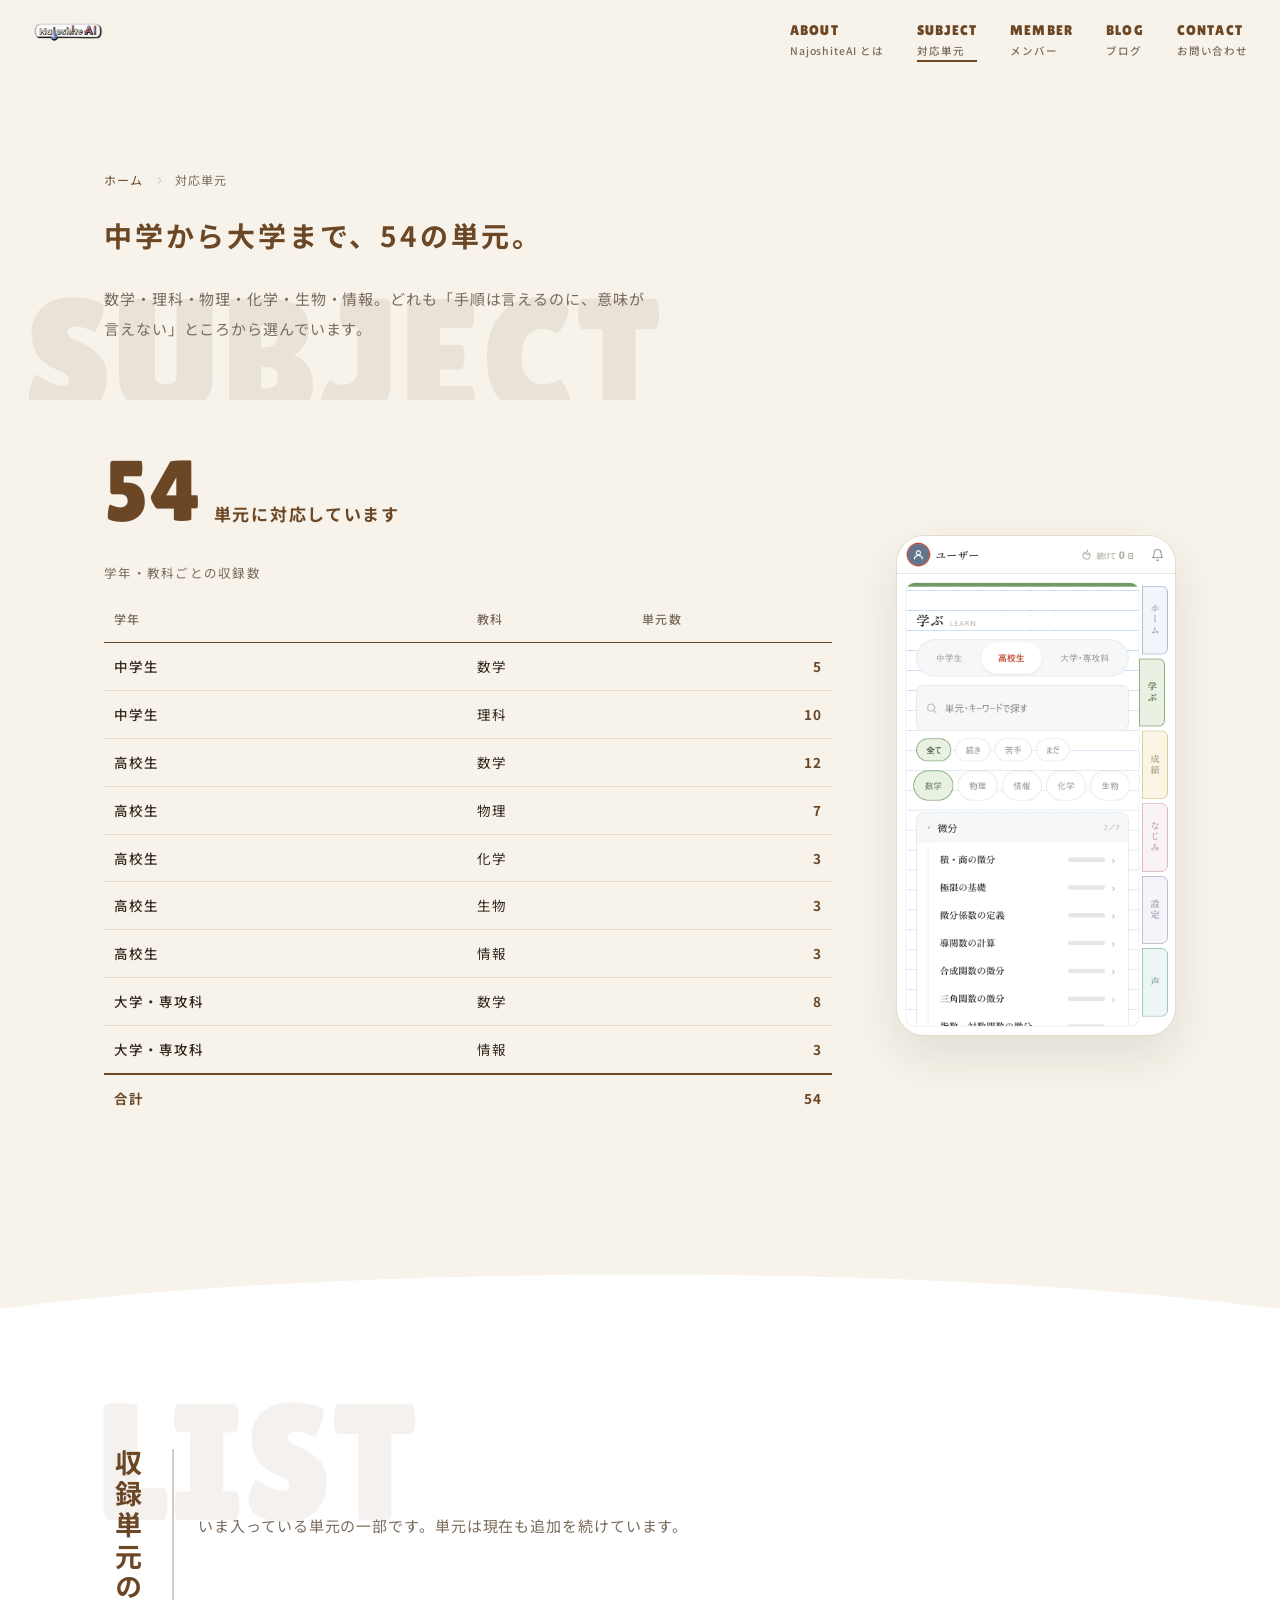
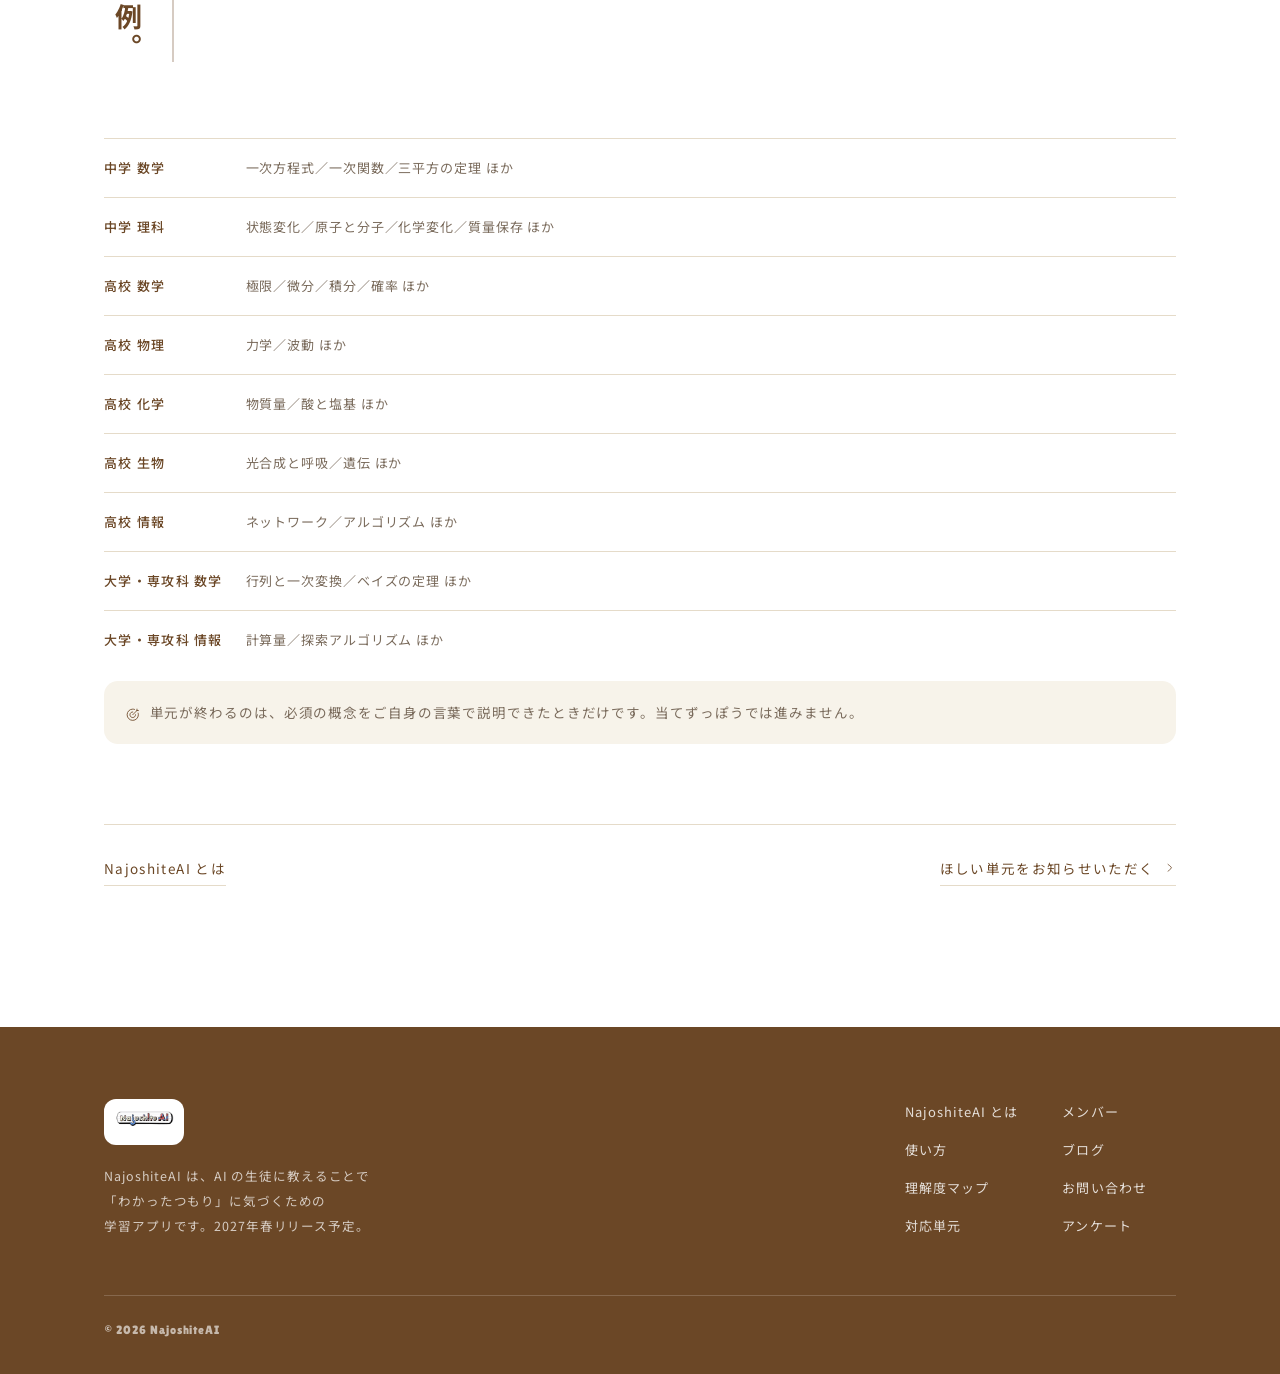
<file: subject.html>
<!doctype html>
<html lang="ja">
  <head>
    <meta charset="utf-8" />
    <meta name="viewport" content="width=device-width, initial-scale=1" />
    <title>対応単元｜NajoshiteAI</title>
    <meta
      name="description"
      content="NajoshiteAI は中学から大学・専攻科まで54の単元に対応しています。学年・教科ごとの収録数と、収録単元の例をご覧いただけます。"
    />
    <meta name="theme-color" content="#f7f3ea" />
    <link rel="canonical" href="https://najoshiteai.pages.dev/subject" />
    <meta name="robots" content="index, follow, max-image-preview:large" />

    <meta property="og:title" content="対応単元｜NajoshiteAI" />
    <meta property="og:description" content="中学から大学・専攻科まで、54の単元に対応しています。" />
    <meta property="og:url" content="https://najoshiteai.pages.dev/subject" />
    <meta property="og:type" content="article" />
    <meta property="og:image" content="https://najoshiteai.pages.dev/assets/02-learn.png" />
    <meta property="og:site_name" content="NajoshiteAI" />
    <meta property="og:locale" content="ja_JP" />
    <meta name="twitter:card" content="summary_large_image" />

    <link rel="preconnect" href="https://fonts.googleapis.com" />
    <link rel="preconnect" href="https://fonts.gstatic.com" crossorigin />
    <link
      href="https://fonts.googleapis.com/css2?family=Lilita+One&family=Noto+Sans+JP:wght@400;500;700&display=swap"
      rel="stylesheet"
    />

    <script>
      if (!window.matchMedia("(prefers-reduced-motion: reduce)").matches) {
        document.documentElement.className += " js";
      }
    </script>

    <link rel="icon" href="./favicon.png" type="image/png" />
    <link rel="stylesheet" href="./css/style.css?v=6" />
    <script type="application/ld+json">
{
      "@context": "https://schema.org",
      "@type": "BreadcrumbList",
      "itemListElement": [
        {
          "@type": "ListItem",
          "position": 1,
          "name": "ホーム",
          "item": "https://najoshiteai.pages.dev/"
        },
        {
          "@type": "ListItem",
          "position": 2,
          "name": "対応単元",
          "item": "https://najoshiteai.pages.dev/subject"
        }
      ]
    }
    </script>
  </head>

  <body>
    <!-- 使う記号だけを置く。矢印・的は Hugeicons（MIT） -->
    <svg class="sprite" aria-hidden="true" focusable="false">
      <symbol id="i-arrow" viewBox="0 0 24 24" fill="none">
        <path d="M9 6C9 6 15 10.4189 15 12C15 13.5812 9 18 9 18" stroke="currentColor" stroke-linecap="round" stroke-linejoin="round" stroke-width="1.5" />
      </symbol>
      <symbol id="i-target" viewBox="0 0 24 24" fill="none">
        <path d="M15.1312 2.5C14.1462 2.17555 13.0936 2 12 2C6.47715 2 2 6.47715 2 12C2 17.5228 6.47715 22 12 22C17.5228 22 22 17.5228 22 12C22 10.9548 21.8396 9.94704 21.5422 9" stroke="currentColor" stroke-linecap="round" stroke-width="1.5" />
        <path d="M17 12C17 14.7614 14.7614 17 12 17C9.23858 17 7 14.7614 7 12C7 9.23858 9.23858 7 12 7" stroke="currentColor" stroke-linecap="round" stroke-linejoin="round" stroke-width="1.5" />
        <path d="M19.5 4.5L12 12M19.5 4.5V2M19.5 4.5H22" stroke="currentColor" stroke-linecap="round" stroke-width="1.5" />
      </symbol>
    </svg>

    <header class="bar">
      <a class="brand" href="./index.html">
        <img src="./assets/title-removebg-preview.png" alt="NajoshiteAI" width="200" height="115" />
      </a>

      <nav class="nav" id="nav" aria-label="サイト内の案内">
        <a href="./about.html">ABOUT<span class="jp">NajoshiteAI とは</span></a>
        <a href="./subject.html">SUBJECT<span class="jp">対応単元</span></a>
        <a href="./index.html#member">MEMBER<span class="jp">メンバー</span></a>
        <a href="./blog.html">BLOG<span class="jp">ブログ</span></a>
        <a href="./index.html#contact">CONTACT<span class="jp">お問い合わせ</span></a>
      </nav>

      <button class="menu-btn" type="button" aria-expanded="false" aria-controls="nav">
        <span></span><span></span><span></span>
        <span class="sr">メニューを開く</span>
      </button>
    </header>

    <main>
      <section class="phead">
        <span class="watermark" aria-hidden="true">SUBJECT</span>
        <div class="wrap phead-in">
          <p class="crumbs">
            <a href="./index.html">ホーム</a>
            <svg class="ic" aria-hidden="true"><use href="#i-arrow" /></svg>
            <span>対応単元</span>
          </p>
          <h1 class="htitle">中学から大学まで、54の単元。</h1>
          <p class="body soft">
            数学・理科・物理・化学・生物・情報。どれも「手順は言えるのに、意味が言えない」ところから選んでいます。
          </p>
        </div>
      </section>

      <!-- ============================================================
           学年・教科ごとの収録数
           ============================================================ -->
      <section class="band" style="padding-top: clamp(28px, 4vw, 48px)">
        <div class="wrap">
          <div class="split">
            <div class="split-text" data-reveal>
              <p class="count-lead">
                <span class="count" data-count="54">54</span>
                <span class="count-unit">単元に対応しています</span>
              </p>

              <table class="tbl">
                <caption>学年・教科ごとの収録数</caption>
                <thead>
                  <tr>
                    <th scope="col">学年</th>
                    <th scope="col">教科</th>
                    <th scope="col" class="num">単元数</th>
                  </tr>
                </thead>
                <tbody>
                  <tr><th scope="row">中学生</th><td>数学</td><td class="num">5</td></tr>
                  <tr><th scope="row">中学生</th><td>理科</td><td class="num">10</td></tr>
                  <tr><th scope="row">高校生</th><td>数学</td><td class="num">12</td></tr>
                  <tr><th scope="row">高校生</th><td>物理</td><td class="num">7</td></tr>
                  <tr><th scope="row">高校生</th><td>化学</td><td class="num">3</td></tr>
                  <tr><th scope="row">高校生</th><td>生物</td><td class="num">3</td></tr>
                  <tr><th scope="row">高校生</th><td>情報</td><td class="num">3</td></tr>
                  <tr><th scope="row">大学・専攻科</th><td>数学</td><td class="num">8</td></tr>
                  <tr><th scope="row">大学・専攻科</th><td>情報</td><td class="num">3</td></tr>
                </tbody>
                <tfoot>
                  <tr><th scope="row" colspan="2">合計</th><td class="num">54</td></tr>
                </tfoot>
              </table>
            </div>

            <img
              class="shot"
              data-reveal
              data-delay="1"
              src="./assets/02-learn.png"
              alt="学年と教科で単元を選ぶ一覧画面"
              width="780"
              height="1388"
              loading="lazy"
            />
          </div>
        </div>
      </section>

      <svg class="curve" viewBox="0 0 1440 60" preserveAspectRatio="none" aria-hidden="true">
        <path d="M0 60 C 380 0 1060 0 1440 60 Z" fill="currentColor" />
      </svg>

      <!-- ============================================================
           収録単元の例
           ============================================================ -->
      <section class="band paper">
        <div class="wrap">
          <div class="sec-head" data-reveal>
            <span class="watermark" aria-hidden="true">LIST</span>
            <h2 class="vtitle">収録単元の例。</h2>
            <p class="sec-lead">
              いま入っている単元の一部です。単元は現在も追加を続けています。
            </p>
          </div>

          <dl class="examples" data-reveal>
            <div>
              <dt>中学 数学</dt>
              <dd>一次方程式／一次関数／三平方の定理 ほか</dd>
            </div>
            <div>
              <dt>中学 理科</dt>
              <dd>状態変化／原子と分子／化学変化／質量保存 ほか</dd>
            </div>
            <div>
              <dt>高校 数学</dt>
              <dd>極限／微分／積分／確率 ほか</dd>
            </div>
            <div>
              <dt>高校 物理</dt>
              <dd>力学／波動 ほか</dd>
            </div>
            <div>
              <dt>高校 化学</dt>
              <dd>物質量／酸と塩基 ほか</dd>
            </div>
            <div>
              <dt>高校 生物</dt>
              <dd>光合成と呼吸／遺伝 ほか</dd>
            </div>
            <div>
              <dt>高校 情報</dt>
              <dd>ネットワーク／アルゴリズム ほか</dd>
            </div>
            <div>
              <dt>大学・専攻科 数学</dt>
              <dd>行列と一次変換／ベイズの定理 ほか</dd>
            </div>
            <div>
              <dt>大学・専攻科 情報</dt>
              <dd>計算量／探索アルゴリズム ほか</dd>
            </div>
          </dl>

          <p class="note" data-reveal>
            <svg class="ic" aria-hidden="true"><use href="#i-target" /></svg>
            <span>
              単元が終わるのは、必須の概念をご自身の言葉で説明できたときだけです。当てずっぽうでは進みません。
            </span>
          </p>

          <div class="pager">
            <a class="tlink" href="./about.html">NajoshiteAI とは</a>
            <a class="tlink" href="./index.html#contact">
              ほしい単元をお知らせいただく
              <svg class="ic" aria-hidden="true"><use href="#i-arrow" /></svg>
            </a>
          </div>
        </div>
      </section>
    </main>

    <footer class="foot">
      <div class="wrap">
        <div class="foot-in">
          <div class="foot-brand">
            <img src="./assets/title-removebg-preview.png" alt="NajoshiteAI" width="200" height="115" />
            <p>
              NajoshiteAI は、AI の生徒に教えることで「わかったつもり」に気づくための学習アプリです。2027年春リリース予定。
            </p>
          </div>

          <nav class="foot-nav" aria-label="足元の案内">
            <a href="./about.html">NajoshiteAI とは</a>
            <a href="./index.html#member">メンバー</a>
            <a href="./about.html#steps">使い方</a>
            <a href="./blog.html">ブログ</a>
            <a href="./about.html#map">理解度マップ</a>
            <a href="./index.html#contact">お問い合わせ</a>
            <a href="./subject.html">対応単元</a>
            <a
              href="https://forms.cloud.microsoft/pages/responsepage.aspx?id=XYP-cpVeEkWK4KezivJfyKjxvWNReixEqgz9Q2xcDE5UNkhKMU5BR0paVEQyRFZMSUhQSkswWVRQOC4u&amp;route=shorturl"
              target="_blank"
              rel="noopener"
              >アンケート</a
            >
          </nav>
        </div>

        <p class="copy">&copy; 2026 NajoshiteAI</p>
      </div>
    </footer>

    <script src="./js/main.js?v=6" defer></script>
  </body>
</html>
</file>
<file: css/style.css>
@charset "utf-8";
/*
 * NajoshiteAI 公式サイト
 * ------------------------------------------------------------------
 * 設計の方針
 *   ・地は生成り、文字と見出しは焦茶。差し色は藍を一色だけ。
 *   ・セクションの頭は「背後の巨大な英字」＋「縦書きの日本語見出し」の二段構え。
 *   ・写真は角を大きく丸め、余白を広く取って主役に据える。
 *   ・絵文字は使わない。記号はすべて SVG スプライトから <use> で呼び出す。
 * ------------------------------------------------------------------
 */

/* ============================================================
   1. 変数
   ============================================================ */
:root {
  /* 色 ---------------------------------------------------- */
  --ground: #f7f3ea;        /* 生成りの地 */
  --ground-deep: #efe8da;   /* 一段沈めた地 */
  --paper: #ffffff;         /* 面 */
  --ink: #33291f;           /* 本文 */
  --ink-soft: #7a6b5c;      /* 補助の文字 */
  --brown: #6b4726;         /* 主色。見出しと英字ラベル */
  --brown-deep: #4a3018;    /* 押したとき、濃い面 */
  --line: #e5dbc9;          /* 罫 */
  --blue: #2e6fa3;          /* 差し色。ここぞという一点だけ */

  /* 書体 -------------------------------------------------- */
  --en: "Lilita One", system-ui, sans-serif;
  --jp: "Noto Sans JP", "Hiragino Sans", "Hiragino Kaku Gothic ProN",
        "Yu Gothic", Meiryo, sans-serif;

  /* 寸法 -------------------------------------------------- */
  --wrap: 1120px;
  --gutter: 24px;
  --sec-y: clamp(84px, 11vw, 148px);
  --radius: 28px;
  --radius-sm: 14px;
  --header-h: 72px;

  /* 動き -------------------------------------------------- */
  --ease: cubic-bezier(0.16, 0.84, 0.44, 1);
  --dur: 0.6s;
}

/* ============================================================
   2. 土台
   ============================================================ */
*,
*::before,
*::after {
  box-sizing: border-box;
}

html {
  scroll-behavior: smooth;
  scroll-padding-top: calc(var(--header-h) + 16px);
  -webkit-text-size-adjust: 100%;
}

body {
  margin: 0;
  background: var(--ground);
  color: var(--ink);
  font-family: var(--jp);
  font-size: 15px;
  font-weight: 400;
  line-height: 2;
  letter-spacing: 0.06em;
  -webkit-font-smoothing: antialiased;
  overflow-x: hidden;
  /* 日本語を文節で折る。未対応のブラウザは従来どおり */
  word-break: auto-phrase;
  line-break: strict;
}

img {
  max-width: 100%;
  height: auto;
  display: block;
}

a {
  color: inherit;
}

ul,
ol {
  margin: 0;
  padding: 0;
  list-style: none;
}

figure {
  margin: 0;
}

/* 折り返してほしくないひとまとまり */
.ph {
  display: inline-block;
  max-width: 100%;
}

/* 読み上げ専用 */
.sr {
  position: absolute;
  width: 1px;
  height: 1px;
  padding: 0;
  margin: -1px;
  overflow: hidden;
  clip-path: inset(50%);
  white-space: nowrap;
}

/* アイコンの置き場所。描画はしない */
.sprite {
  position: absolute;
  width: 0;
  height: 0;
  overflow: hidden;
}

.ic {
  width: 1em;
  height: 1em;
  flex: 0 0 auto;
  vertical-align: -0.14em;
}

/* ============================================================
   3. 器
   ============================================================ */
.wrap {
  width: 100%;
  max-width: var(--wrap);
  margin-inline: auto;
  padding-inline: var(--gutter);
}

.wrap.narrow {
  max-width: 760px;
}

.band {
  position: relative;
  padding: var(--sec-y) 0;
}

.band.paper {
  background: var(--paper);
}

.band.deep {
  background: var(--ground-deep);
}

/*
 * セクションどうしの境目に渡す、ゆるい弧。
 * 直後に来るセクションと同じ色を currentColor で塗る。
 * 継ぎ目に髪の毛ほどの隙間が出ることがあるので 1px 重ねておく。
 */
.curve {
  display: block;
  width: 100%;
  height: clamp(26px, 3.6vw, 52px);
  margin-bottom: -1px;
  color: var(--paper);
}

.curve.to-ground {
  color: var(--ground);
}

.curve.to-deep {
  color: var(--ground-deep);
}

/* ============================================================
   4. 見出しの型
   ------------------------------------------------------------
   背後に巨大な英字を敷き、その手前に縦書きの日本語見出しを置く。
   狭い画面では縦書きをやめ、英字も小さくする。
   ============================================================ */
.sec-head {
  position: relative;
  display: flex;
  align-items: flex-start;
  gap: clamp(20px, 3vw, 40px);
  margin-bottom: clamp(44px, 6vw, 76px);
}

/* 背後の巨大英字 */
.watermark {
  position: absolute;
  top: -0.42em;
  left: -0.04em;
  z-index: 0;
  font-family: var(--en);
  font-size: clamp(64px, 13vw, 176px);
  line-height: 1;
  letter-spacing: 0.01em;
  color: var(--brown);
  opacity: 0.09;
  pointer-events: none;
  user-select: none;
  white-space: nowrap;
}

.paper .watermark {
  opacity: 0.07;
}

/* 縦書きの日本語見出し */
.vtitle {
  position: relative;
  z-index: 1;
  writing-mode: vertical-rl;
  font-size: clamp(19px, 2.5vw, 27px);
  font-weight: 700;
  line-height: 1.85;
  letter-spacing: 0.13em;
  color: var(--brown);
  margin: 0;
  padding-right: 6px;
  max-height: 12em;
}

/*
 * 縦中横。縦書きの中で二桁の数字を横に組み、正しい向きで見せる。
 * 横書きのときは何も起きないので、そのまま置いておける。
 */
.tcy {
  -webkit-text-combine: horizontal;
  text-combine-upright: all;
  letter-spacing: 0;
}

/* 縦書き見出しに添える一本の罫 */
.vtitle::before {
  content: "";
  position: absolute;
  top: 0;
  right: -14px;
  width: 2px;
  height: 100%;
  background: var(--brown);
  opacity: 0.28;
}

/* 見出しの脇に置く説明 */
.sec-lead {
  position: relative;
  z-index: 1;
  margin: 0;
  padding-top: clamp(30px, 5vw, 62px);
  max-width: 34em;
  color: var(--ink-soft);
}

/* 見出しの脇に添えるなじみ。広い画面でだけ出す */
.head-figure {
  position: relative;
  z-index: 1;
  margin-left: auto;
  align-self: flex-end;
  width: clamp(100px, 12vw, 154px);
  filter: drop-shadow(0 14px 22px rgb(51 41 31 / 12%));
}

/* 小さいほうの英字ラベル */
.kicker {
  display: block;
  font-family: var(--en);
  font-size: 13px;
  letter-spacing: 0.14em;
  line-height: 1;
  color: var(--brown);
  opacity: 0.7;
  margin-bottom: 14px;
}

h1,
h2,
h3,
h4 {
  font-family: var(--jp);
  font-weight: 700;
  color: var(--brown);
  letter-spacing: 0.1em;
  line-height: 1.8;
  margin: 0;
  text-wrap: balance;
}

.htitle {
  font-size: clamp(20px, 2.6vw, 28px);
  margin: 0 0 24px;
}

.body {
  margin: 0 0 22px;
  max-width: 40em;
}

.body:last-child {
  margin-bottom: 0;
}

.soft {
  color: var(--ink-soft);
}

.note {
  display: flex;
  align-items: flex-start;
  gap: 10px;
  margin: 28px 0 0;
  padding: 18px 22px;
  font-size: 13.5px;
  line-height: 1.95;
  color: var(--ink-soft);
  background: var(--ground-deep);
  border-radius: var(--radius-sm);
}

.paper .note {
  background: var(--ground);
}

.note .ic {
  margin-top: 0.62em;
  color: var(--brown);
}

/* ============================================================
   5. ボタン
   ============================================================ */
.btn {
  display: inline-flex;
  align-items: center;
  gap: 14px;
  padding: 15px 20px 15px 30px;
  background: var(--brown);
  color: var(--paper);
  font-size: 14.5px;
  font-weight: 500;
  letter-spacing: 0.1em;
  text-decoration: none;
  border-radius: 999px;
  transition:
    background-color 0.25s var(--ease),
    transform 0.25s var(--ease);
}

.btn:hover {
  background: var(--brown-deep);
  transform: translateY(-2px);
}

.btn:active {
  transform: translateY(0);
}

/* ボタン内の丸いしるし */
.btn .dot {
  display: grid;
  place-items: center;
  width: 28px;
  height: 28px;
  border-radius: 50%;
  background: rgb(255 255 255 / 20%);
  transition: transform 0.25s var(--ease);
}

.btn:hover .dot {
  transform: translateX(4px);
}

.btn.ghost {
  background: transparent;
  color: var(--brown);
  border: 1px solid var(--line);
}

.btn.ghost:hover {
  background: var(--paper);
  border-color: var(--brown);
}

.btn.ghost .dot {
  background: var(--ground-deep);
}

.paper .btn.ghost .dot {
  background: var(--ground);
}

/* 文中の控えめなリンク */
.tlink {
  display: inline-flex;
  align-items: center;
  gap: 8px;
  font-size: 13.5px;
  letter-spacing: 0.1em;
  color: var(--brown);
  text-decoration: none;
  padding-bottom: 3px;
  border-bottom: 1px solid var(--line);
  transition: border-color 0.25s;
}

.tlink:hover {
  border-bottom-color: var(--brown);
}

.tlink .ic {
  transition: transform 0.25s var(--ease);
}

.tlink:hover .ic {
  transform: translateX(3px);
}

/* ============================================================
   6. ヘッダー
   ============================================================ */
.bar {
  position: fixed;
  inset: 0 0 auto;
  z-index: 60;
  display: flex;
  align-items: center;
  justify-content: space-between;
  gap: 20px;
  height: var(--header-h);
  padding-inline: clamp(16px, 3vw, 32px);
  transition:
    background-color 0.4s var(--ease),
    box-shadow 0.4s var(--ease);
}

.bar.stuck {
  background: rgb(247 243 234 / 92%);
  backdrop-filter: blur(12px);
  box-shadow: 0 1px 0 var(--line);
}

.brand {
  display: inline-flex;
  align-items: center;
  gap: 10px;
  text-decoration: none;
  flex: 0 0 auto;
}

.brand img {
  width: auto;
  height: 40px;
}

.nav {
  display: flex;
  align-items: center;
  gap: clamp(18px, 2.6vw, 34px);
}

.nav a {
  position: relative;
  font-family: var(--en);
  font-size: 14px;
  letter-spacing: 0.08em;
  color: var(--brown);
  text-decoration: none;
  padding-block: 6px;
}

.nav a::after {
  content: "";
  position: absolute;
  left: 0;
  bottom: 0;
  width: 100%;
  height: 2px;
  background: var(--brown);
  transform: scaleX(0);
  transform-origin: left;
  transition: transform 0.3s var(--ease);
}

.nav a:hover::after,
.nav a[aria-current="page"]::after {
  transform: scaleX(1);
}

.nav .jp {
  display: block;
  font-family: var(--jp);
  font-size: 10.5px;
  font-weight: 500;
  letter-spacing: 0.08em;
  line-height: 1;
  color: var(--ink-soft);
  margin-top: 2px;
}

/* 開閉ボタン。狭い画面でだけ出る */
.menu-btn {
  display: none;
  width: 44px;
  height: 44px;
  padding: 0;
  border: 1px solid var(--line);
  border-radius: 50%;
  background: var(--paper);
  color: var(--brown);
  cursor: pointer;
}

.menu-btn span {
  display: block;
  width: 18px;
  height: 1.5px;
  margin: 4px auto;
  background: currentColor;
  transition: transform 0.3s var(--ease), opacity 0.2s;
}

.menu-btn[aria-expanded="true"] span:nth-child(1) {
  transform: translateY(5.5px) rotate(45deg);
}

.menu-btn[aria-expanded="true"] span:nth-child(2) {
  opacity: 0;
}

.menu-btn[aria-expanded="true"] span:nth-child(3) {
  transform: translateY(-5.5px) rotate(-45deg);
}

/* ============================================================
   7. ヒーロー
   ============================================================ */
.hero {
  position: relative;
  overflow: hidden;
  padding: calc(var(--header-h) + clamp(36px, 5vw, 68px)) 0 clamp(52px, 7vw, 92px);
}

/* 地に敷く、ごく薄い横縞。ノートの罫線に見立てている */
.hero::before {
  content: "";
  position: absolute;
  inset: 0;
  background-image: repeating-linear-gradient(
    to bottom,
    transparent 0 47px,
    rgb(107 71 38 / 6%) 47px 48px
  );
  pointer-events: none;
}

.hero-in {
  position: relative;
  z-index: 1;
  display: grid;
  grid-template-columns: auto 1fr;
  align-items: center;
  gap: clamp(24px, 5vw, 72px);
}

/*
 * 縦書きなので、いちばん右に見出しが来るよう順序を裏返す。
 * HTML 上は「見出し → 説明」の順のままなので、読み上げの順も自然。
 */
.hero-copy {
  display: flex;
  flex-direction: row-reverse;
  justify-content: flex-end;
  align-items: flex-start;
  gap: clamp(16px, 2.5vw, 30px);
}

.hero h1 {
  writing-mode: vertical-rl;
  font-size: clamp(26px, 4.4vw, 46px);
  font-weight: 700;
  line-height: 1.7;
  letter-spacing: 0.16em;
  color: var(--brown);
  margin: 0;
  max-height: 9.4em;
}

.hero-side {
  writing-mode: vertical-rl;
  font-size: 13px;
  line-height: 2.2;
  letter-spacing: 0.14em;
  color: var(--ink-soft);
  margin: 0;
  max-height: 22em;
}

.hero-figure {
  position: relative;
  justify-self: center;
}

.hero-figure img {
  position: relative;
  width: clamp(230px, 32vw, 400px);
  filter: drop-shadow(0 22px 34px rgb(51 41 31 / 14%));
}

/* なじみの背後に置く円 */
.hero-figure::before {
  content: "";
  position: absolute;
  left: 50%;
  top: 52%;
  width: clamp(250px, 34vw, 430px);
  aspect-ratio: 1;
  transform: translate(-50%, -50%);
  background: radial-gradient(
    circle,
    rgb(255 255 255 / 90%) 0%,
    rgb(255 255 255 / 55%) 55%,
    transparent 72%
  );
}

/* ヒーロー下の導線 */
.hero-foot {
  position: relative;
  z-index: 1;
  display: flex;
  flex-wrap: wrap;
  align-items: center;
  gap: 16px 26px;
  margin-top: clamp(36px, 5vw, 60px);
}

.hero-tag {
  display: inline-flex;
  align-items: center;
  gap: 9px;
  padding: 9px 18px;
  font-size: 12.5px;
  letter-spacing: 0.1em;
  color: var(--brown);
  background: var(--paper);
  border: 1px solid var(--line);
  border-radius: 999px;
}

.hero-tag .ic {
  color: var(--blue);
}

/* ============================================================
   8. 使い方の三段
   ============================================================ */
.steps {
  display: flex;
  flex-direction: column;
  gap: clamp(56px, 8vw, 104px);
}

.step {
  display: grid;
  grid-template-columns: 1fr 280px;
  align-items: center;
  gap: clamp(28px, 5vw, 68px);
}

.step:nth-child(even) {
  grid-template-columns: 280px 1fr;
}

.step:nth-child(even) .step-text {
  order: 2;
}

.step-num {
  display: inline-flex;
  align-items: center;
  gap: 12px;
  font-family: var(--en);
  font-size: 15px;
  letter-spacing: 0.12em;
  color: var(--brown);
  margin-bottom: 14px;
}

.step-num::after {
  content: "";
  width: 46px;
  height: 1px;
  background: var(--line);
}

.step h3 {
  font-size: clamp(17px, 2vw, 21px);
  margin-bottom: 16px;
}

.step p {
  margin: 0;
  max-width: 32em;
  color: var(--ink-soft);
}

/* 画面写真 */
.shot {
  width: 280px;
  justify-self: center;
  border-radius: var(--radius);
  border: 1px solid var(--line);
  background: var(--paper);
  box-shadow: 0 20px 46px rgb(51 41 31 / 10%);
  overflow: hidden;
}

/* 学年の札 */
.grades {
  display: flex;
  flex-wrap: wrap;
  gap: 10px;
  margin: 26px 0 0;
}

.grades li {
  display: inline-flex;
  align-items: center;
  gap: 9px;
  padding: 9px 20px;
  font-size: 13px;
  letter-spacing: 0.08em;
  color: var(--brown);
  background: var(--paper);
  border: 1px solid var(--line);
  border-radius: 999px;
}

.grades b {
  font-family: var(--en);
  font-size: 15px;
  font-weight: 400;
  letter-spacing: 0.02em;
}

/* セクションの締めに置くボタンの間合い */
.sec-foot {
  margin: clamp(34px, 4.5vw, 52px) 0 0;
}

/* ボタンを二つ並べる */
.btn-row {
  display: flex;
  flex-wrap: wrap;
  gap: 14px;
  margin: clamp(30px, 4vw, 44px) 0 0;
}

/* ============================================================
   9. 二段組（文と図）
   ============================================================ */
.split {
  display: grid;
  grid-template-columns: 1fr 280px;
  align-items: center;
  gap: clamp(28px, 5vw, 72px);
}

.split.reverse {
  grid-template-columns: 280px 1fr;
}

.split.reverse .split-text {
  order: 2;
}

/* ============================================================
   10. 対応単元
   ============================================================ */
.count-lead {
  display: flex;
  align-items: baseline;
  gap: 12px;
  margin: 0 0 26px;
}

.count {
  font-family: var(--en);
  font-size: clamp(52px, 8vw, 86px);
  line-height: 1;
  letter-spacing: 0.01em;
  color: var(--brown);
  font-variant-numeric: tabular-nums;
}

.count-unit {
  font-size: 17px;
  font-weight: 700;
  color: var(--brown);
  letter-spacing: 0.1em;
}

.tbl {
  width: 100%;
  border-collapse: collapse;
  margin-top: 8px;
  font-size: 13.5px;
}

.tbl caption {
  text-align: left;
  font-size: 12.5px;
  letter-spacing: 0.1em;
  color: var(--ink-soft);
  padding-bottom: 12px;
}

.tbl th,
.tbl td {
  padding: 12px 10px;
  text-align: left;
  border-bottom: 1px solid var(--line);
  line-height: 1.7;
}

.tbl thead th {
  font-size: 12px;
  font-weight: 500;
  letter-spacing: 0.12em;
  color: var(--ink-soft);
  border-bottom-color: var(--brown);
}

.tbl tbody th {
  font-weight: 500;
  color: var(--ink);
  white-space: nowrap;
}

.tbl td.num {
  text-align: right;
  font-variant-numeric: tabular-nums;
  color: var(--brown);
  font-weight: 700;
  white-space: nowrap;
}

.tbl tfoot th,
.tbl tfoot td {
  border-bottom: none;
  border-top: 2px solid var(--brown);
  font-weight: 700;
  color: var(--brown);
}

/* 収録例 */
.examples {
  display: flex;
  flex-direction: column;
  gap: 16px;
  margin: 34px 0 0;
}

.examples > div {
  display: grid;
  grid-template-columns: 8.5em 1fr;
  gap: 14px;
  padding-top: 16px;
  border-top: 1px solid var(--line);
}

.examples dt {
  font-size: 13px;
  font-weight: 500;
  letter-spacing: 0.1em;
  color: var(--brown);
}

.examples dd {
  margin: 0;
  font-size: 13px;
  line-height: 2;
  color: var(--ink-soft);
}

/* ============================================================
   11. メンバー
   ------------------------------------------------------------
   ホームでは写真と名前だけ。写真は数秒ごとに二枚目へ入れ替わる。
   ============================================================ */
.members {
  display: grid;
  grid-template-columns: repeat(2, minmax(0, 1fr));
  gap: clamp(24px, 4vw, 48px);
  max-width: 820px;
  margin-inline: auto;
}

.mcard {
  display: block;
  text-decoration: none;
  color: inherit;
  transition: transform 0.35s var(--ease);
}

.mcard:hover {
  transform: translateY(-6px);
}

/* 写真を重ねる枠。二枚を同じ場所に置いて入れ替える */
.mcard-photo {
  position: relative;
  aspect-ratio: 4 / 5;
  border-radius: var(--radius);
  overflow: hidden;
  background: var(--ground-deep);
  box-shadow: 0 18px 40px rgb(51 41 31 / 12%);
}

.mcard-photo img {
  position: absolute;
  inset: 0;
  width: 100%;
  height: 100%;
  object-fit: cover;
  transition: opacity 0.9s var(--ease);
}

/* 二枚目は隠しておき、JS が .flip を付けたときだけ見せる */
.mcard-photo img.back {
  opacity: 0;
}

.mcard-photo.flip img.front {
  opacity: 0;
}

.mcard-photo.flip img.back {
  opacity: 1;
}

/* 下端に敷く帯。名前を写真の上に置いても読めるようにする */
.mcard-photo::after {
  content: "";
  position: absolute;
  inset: auto 0 0;
  height: 46%;
  background: linear-gradient(to top, rgb(51 41 31 / 72%), transparent);
  pointer-events: none;
}

.mcard-name {
  position: absolute;
  z-index: 1;
  left: clamp(18px, 3vw, 28px);
  right: clamp(18px, 3vw, 28px);
  bottom: clamp(18px, 3vw, 26px);
  color: var(--paper);
}

.mcard-name .jp {
  display: block;
  font-size: clamp(19px, 2.4vw, 25px);
  font-weight: 700;
  letter-spacing: 0.14em;
  line-height: 1.5;
}

.mcard-name .en {
  display: block;
  font-family: var(--en);
  font-size: 13px;
  letter-spacing: 0.1em;
  opacity: 0.86;
  margin-top: 4px;
}

.mcard-more {
  display: inline-flex;
  align-items: center;
  gap: 8px;
  margin-top: 16px;
  font-size: 12.5px;
  letter-spacing: 0.12em;
  color: var(--brown);
}

.mcard-more .ic {
  transition: transform 0.3s var(--ease);
}

.mcard:hover .mcard-more .ic {
  transform: translateX(4px);
}

/* ============================================================
   12. ブログ
   ============================================================ */




.post-date {
  font-family: var(--en);
  font-size: 14px;
  letter-spacing: 0.06em;
  color: var(--ink-soft);
}

.tag {
  display: inline-block;
  padding: 4px 12px;
  font-size: 11.5px;
  font-weight: 500;
  letter-spacing: 0.1em;
  line-height: 1.7;
  text-align: center;
  color: var(--brown);
  background: var(--ground-deep);
  border-radius: 999px;
  white-space: nowrap;
}

.paper .tag {
  background: var(--ground);
}




/* ------------------------------------------------------------
   記事カード
   ------------------------------------------------------------
   ・著者名 → 写真 → 題名 の順。写真の右上に日付の札が飛び出す。
   ・ホーム（.jrow）は横に流し、一覧（.jgrid）は縦に積む。
   ・写真は縦長の画面写真も横長の写真も混ざるので、
     読み込んだあと js/blog.js が形を見て cover / contain を切り替える。
   ------------------------------------------------------------ */

/* ホーム：横に流す。指で送れるよう一枚ずつ止める */
.jrow {
  display: flex;
  gap: clamp(18px, 2.6vw, 30px);
  overflow-x: auto;
  scroll-snap-type: x mandatory;
  scroll-padding-inline: var(--gutter);
  padding-bottom: 14px;
  /* 端まで流せるよう、いったん余白の外へ出してから戻す */
  margin-inline: calc(var(--gutter) * -1);
  padding-inline: var(--gutter);
  scrollbar-width: thin;
  scrollbar-color: var(--line) transparent;
}

.jrow::-webkit-scrollbar {
  height: 6px;
}

.jrow::-webkit-scrollbar-thumb {
  background: var(--line);
  border-radius: 999px;
}

.jrow .jcard {
  flex: 0 0 clamp(228px, 64vw, 292px);
  scroll-snap-align: start;
}

/* 読み込み中・該当なしの一行は、並びの中でも幅いっぱいに */
.jrow .state {
  flex: 1 1 100%;
}

.jgrid .state {
  grid-column: 1 / -1;
}

/* 一覧：縦に積む。広い画面では自然に段が増える */
.jgrid {
  display: grid;
  grid-template-columns: repeat(auto-fill, minmax(min(100%, 258px), 1fr));
  gap: clamp(30px, 4vw, 46px);
}

.jcard {
  display: block;
  text-decoration: none;
  color: inherit;
}

.jcard-author {
  display: flex;
  align-items: center;
  gap: 9px;
  margin-bottom: 15px;
  font-size: 12.5px;
  font-weight: 500;
  letter-spacing: 0.1em;
  color: var(--brown);
}

.jcard-author::before {
  content: "";
  width: 18px;
  height: 1px;
  background: var(--brown);
  opacity: 0.45;
}

/* 札がはみ出せるよう、この枠では切り取らない */
.jcard-thumb {
  position: relative;
  display: block;
}

.jcard-shot {
  position: relative;
  display: block;
  aspect-ratio: 1 / 1;
  overflow: hidden;
  background: var(--ground-deep);
  border: 1px solid var(--line);
  border-radius: var(--radius);
}

.paper .jcard-shot {
  background: var(--ground);
}

.jcard-shot img {
  width: 100%;
  height: 100%;
  object-fit: contain;
  transition: transform 0.5s var(--ease);
}

/* 横長の写真は枠いっぱいに。縦長の画面写真は上の contain のまま */
.jcard-shot img.fill {
  object-fit: cover;
}

/*
 * 見出し画像のない記事は、代わりになじみを置く。
 * ブロックの中では margin:auto が上下に効かないので、
 * 絶対配置にして四辺を 0 で留め、auto マージンで上下左右とも中央にする。
 */
.jcard-shot img.mark {
  position: absolute;
  inset: 0;
  width: auto;
  height: 74%;
  margin: auto;
  opacity: 0.72;
}

.jcard:hover .jcard-shot img {
  transform: scale(1.03);
}

/* 日付の札。写真の右上へ飛び出させる */
.jcard-date {
  position: absolute;
  z-index: 2;
  top: -14px;
  right: 16px;
  display: grid;
  justify-items: center;
  gap: 3px;
  min-width: 78px;
  padding: 13px 10px 15px;
  background: var(--brown);
  color: var(--ground);
  border-radius: 16px;
  box-shadow: 0 10px 22px rgb(51 41 31 / 24%);
}

.jcard-vol {
  display: block;
  font-family: var(--en);
  line-height: 1;
  text-align: center;
}

.jcard-vol i {
  display: block;
  font-style: normal;
  font-size: 11px;
  letter-spacing: 0.12em;
  opacity: 0.75;
}

.jcard-vol b {
  display: block;
  margin-top: 3px;
  font-size: 42px;
  font-weight: 400;
  letter-spacing: 0.02em;
}

.jcard-md,
.jcard-yr {
  font-family: var(--en);
  font-size: 12px;
  letter-spacing: 0.06em;
  line-height: 1.4;
  opacity: 0.88;
}

.jcard-md {
  margin-top: 4px;
}

.jcard-title {
  display: block;
  margin-top: 18px;
  font-size: clamp(15.5px, 1.6vw, 17px);
  font-weight: 700;
  line-height: 1.75;
  letter-spacing: 0.06em;
  color: var(--ink);
  transition: color 0.25s;
}

.jcard:hover .jcard-title {
  color: var(--brown);
}

.jcard-foot {
  display: flex;
  align-items: center;
  gap: 12px;
  margin-top: 12px;
}

.jcard-more {
  display: inline-flex;
  align-items: center;
  gap: 6px;
  font-size: 12px;
  letter-spacing: 0.1em;
  color: var(--brown);
  opacity: 0.85;
}

.jcard-more .ic {
  transition: transform 0.25s var(--ease);
}

.jcard:hover .jcard-more .ic {
  transform: translateX(3px);
}

/* 横に流せることを知らせる一行 */
.swipe-hint {
  display: flex;
  align-items: center;
  gap: 8px;
  margin: 16px 0 0;
  font-size: 11.5px;
  letter-spacing: 0.1em;
  color: var(--ink-soft);
}

/*
 * display を指定すると、ブラウザ標準の [hidden]{display:none} を
 * 上書きしてしまう。JS が hidden を立てたときに確実に消えるよう、
 * ここで打ち消しておく。
 */
.swipe-hint[hidden] {
  display: none;
}

.swipe-hint .ic {
  color: var(--brown);
}

/*
 * 記事の見出し画像。
 * 縦長の画面写真も横長の写真も切り取らずに収めるため、
 * 生成りの枠へ contain で置き、高さのほうで頭を抑える。
 */
.cover {
  margin: 0 0 clamp(28px, 4vw, 40px);
}

.cover-box {
  display: grid;
  place-items: center;
  width: fit-content;
  max-width: 100%;
  margin-inline: auto;
  min-height: 180px;
  padding: clamp(14px, 2vw, 22px);
  background: var(--ground-deep);
  border: 1px solid var(--line);
  border-radius: var(--radius);
}

.paper .cover-box {
  background: var(--ground);
}

.cover-box img {
  width: auto;
  max-width: 100%;
  max-height: 260px;
}

.cover figcaption {
  margin-top: 12px;
  font-size: 12.5px;
  line-height: 1.9;
  text-align: center;
  color: var(--ink-soft);
}

/* 本文中に画像を横に並べる */
.gallery {
  display: grid;
  grid-template-columns: repeat(auto-fit, minmax(min(100%, 190px), 1fr));
  gap: 18px;
  align-items: start;
}

.gallery figure {
  display: flex;
  flex-direction: column;
  align-items: center;
  margin: 0;
}

.article-body .gallery img {
  width: auto;
  max-width: 100%;
  max-height: 240px;
  border-radius: var(--radius-sm);
  border: 1px solid var(--line);
}

.gallery figcaption {
  margin-top: 8px;
  font-size: 12px;
  line-height: 1.8;
  text-align: center;
  color: var(--ink-soft);
}

/* 一覧の絞り込み */
.filters {
  display: flex;
  flex-wrap: wrap;
  gap: 10px;
  margin-bottom: 30px;
}

.filters button {
  padding: 8px 20px;
  font-family: var(--jp);
  font-size: 12.5px;
  font-weight: 500;
  letter-spacing: 0.1em;
  color: var(--ink-soft);
  background: transparent;
  border: 1px solid var(--line);
  border-radius: 999px;
  cursor: pointer;
  transition:
    background-color 0.25s,
    color 0.25s,
    border-color 0.25s;
}

.filters button:hover {
  border-color: var(--brown);
  color: var(--brown);
}

.filters button[aria-pressed="true"] {
  background: var(--brown);
  border-color: var(--brown);
  color: var(--paper);
}

/* 記事本文 */
.article {
  max-width: 720px;
  margin-inline: auto;
}

.article-head {
  padding-bottom: 30px;
  margin-bottom: 40px;
  border-bottom: 1px solid var(--line);
}

.article-meta {
  display: flex;
  flex-wrap: wrap;
  align-items: center;
  gap: 14px;
  margin-bottom: 18px;
}

.article h1 {
  font-size: clamp(21px, 3vw, 30px);
  line-height: 1.75;
}

.article-author {
  font-size: 13px;
  color: var(--ink-soft);
  letter-spacing: 0.1em;
}

.article-body > * {
  margin: 0 0 26px;
}

.article-body > *:last-child {
  margin-bottom: 0;
}

.article-body h2 {
  font-size: clamp(17px, 2.2vw, 20px);
  padding-left: 14px;
  border-left: 3px solid var(--brown);
  line-height: 1.7;
  margin-top: 46px;
}

.article-body ul {
  list-style: none;
  padding-left: 2px;
}

.article-body li {
  position: relative;
  padding-left: 20px;
  margin-bottom: 8px;
}

.article-body li::before {
  content: "";
  position: absolute;
  left: 2px;
  top: 0.92em;
  width: 7px;
  height: 7px;
  border-radius: 50%;
  background: var(--brown);
  opacity: 0.5;
}

/*
 * 本文の画像。縦長の画面写真は放っておくと本文幅いっぱいに
 * 伸びてしまうので、高さのほうで頭を抑える。
 */
.article-body figure img {
  width: auto;
  max-width: 100%;
  max-height: 330px;
  border-radius: var(--radius-sm);
  border: 1px solid var(--line);
  margin-inline: auto;
}

.article-body figcaption {
  margin-top: 10px;
  font-size: 12.5px;
  text-align: center;
  color: var(--ink-soft);
}

.article-foot {
  margin-top: 56px;
  padding-top: 30px;
  border-top: 1px solid var(--line);
}

/* 読み込み中・該当なしの知らせ */
.state {
  padding: 46px 0;
  text-align: center;
  color: var(--ink-soft);
  font-size: 13.5px;
}

/* ============================================================
   13. メンバー詳細ページ
   ============================================================ */
.mhero {
  position: relative;
  padding: calc(var(--header-h) + clamp(40px, 6vw, 76px)) 0 clamp(44px, 6vw, 72px);
  background: var(--ground-deep);
}

.mhero-in {
  display: grid;
  grid-template-columns: minmax(0, 340px) 1fr;
  align-items: center;
  gap: clamp(28px, 5vw, 64px);
}

.mhero figure {
  position: relative;
}

.mhero figure img {
  width: 100%;
  aspect-ratio: 4 / 5;
  object-fit: cover;
  border-radius: var(--radius);
  box-shadow: 0 20px 48px rgb(51 41 31 / 18%);
}

.mhero figcaption {
  margin-top: 12px;
  font-size: 12.5px;
  letter-spacing: 0.08em;
  color: var(--ink-soft);
}

.mrole {
  display: inline-block;
  padding: 6px 18px;
  font-size: 12px;
  font-weight: 500;
  letter-spacing: 0.14em;
  color: var(--paper);
  background: var(--brown);
  border-radius: 999px;
  margin-bottom: 20px;
}

.mname {
  font-size: clamp(30px, 5vw, 46px);
  font-weight: 700;
  letter-spacing: 0.14em;
  line-height: 1.4;
  color: var(--brown);
  margin: 0;
}

.mname-en {
  display: block;
  font-family: var(--en);
  font-size: clamp(15px, 1.8vw, 19px);
  letter-spacing: 0.1em;
  color: var(--ink-soft);
  margin-top: 10px;
}

.mfacts {
  display: flex;
  flex-direction: column;
  gap: 0;
  margin: 28px 0 0;
}

.mfacts > div {
  display: grid;
  grid-template-columns: 6.5em 1fr;
  gap: 14px;
  padding: 13px 0;
  border-top: 1px solid var(--line);
  font-size: 13.5px;
}

.mfacts > div:last-child {
  border-bottom: 1px solid var(--line);
}

.mfacts dt {
  font-weight: 500;
  color: var(--brown);
  letter-spacing: 0.1em;
}

.mfacts dd {
  margin: 0;
  color: var(--ink-soft);
  line-height: 1.85;
}

/* 横長で見せたい一枚。紹介ページの二枚目に使う */
.wide-photo {
  max-width: min(520px, 100%);
  margin-inline: auto;
}

.wide-photo img {
  width: 100%;
  border-radius: var(--radius);
  border: 1px solid var(--line);
  box-shadow: 0 18px 44px rgb(51 41 31 / 12%);
}

.wide-photo figcaption {
  margin-top: 14px;
  font-size: 12.5px;
  letter-spacing: 0.08em;
  text-align: center;
  color: var(--ink-soft);
}

/* 一人称のメッセージ */
.quote {
  position: relative;
  padding: clamp(28px, 4vw, 44px) clamp(24px, 4vw, 48px);
  background: var(--paper);
  border-radius: var(--radius);
  border: 1px solid var(--line);
}

.quote p {
  margin: 0 0 20px;
}

.quote p:last-child {
  margin-bottom: 0;
}

/* 分野別の一覧 */
.tracks {
  display: grid;
  grid-template-columns: repeat(auto-fit, minmax(min(100%, 380px), 1fr));
  gap: clamp(30px, 4vw, 52px);
}

.tracks + .tracks-foot {
  margin-top: clamp(36px, 5vw, 56px);
}

.track h3 {
  display: flex;
  align-items: center;
  gap: 11px;
  font-size: 15.5px;
  letter-spacing: 0.12em;
  padding-bottom: 14px;
  margin-bottom: 20px;
  border-bottom: 2px solid var(--brown);
}

.track h3 .ic {
  color: var(--brown);
  font-size: 19px;
}

.track li {
  position: relative;
  padding-left: 20px;
  margin-bottom: 14px;
  font-size: 13.5px;
  line-height: 1.9;
  color: var(--ink-soft);
}

.track li::before {
  content: "";
  position: absolute;
  left: 1px;
  top: 0.86em;
  width: 7px;
  height: 7px;
  border-radius: 50%;
  border: 2px solid var(--brown);
}

.track li b {
  display: block;
  font-weight: 500;
  color: var(--ink);
}

.track li a {
  color: var(--blue);
  text-underline-offset: 3px;
}

/*
 * 学歴の道すじ。
 * 上から下へ一本の線でつなぎ、節目に丸を置く。
 * 丸と線は .track li の既定を上書きしている。
 */
.path {
  display: flex;
  flex-direction: column;
  padding-left: 2px;
}

.path li {
  position: relative;
  padding: 0 0 24px 32px;
  margin-bottom: 0;
  font-size: 13.5px;
  line-height: 1.9;
  color: var(--ink-soft);
}

.path li:last-child {
  padding-bottom: 0;
}

/* 節目の丸 */
.path li::before {
  content: "";
  position: absolute;
  left: 0;
  top: 0.66em;
  width: 13px;
  height: 13px;
  border-radius: 50%;
  border: 2px solid var(--brown);
  background: var(--ground);
}

.paper .path li::before {
  background: var(--paper);
}

/* 丸と丸をつなぐ縦の線 */
.path li:not(:last-child)::after {
  content: "";
  position: absolute;
  left: 6px;
  top: 2em;
  bottom: 2px;
  width: 1px;
  background: var(--brown);
  opacity: 0.32;
}

/* 技能の札 */
.chips {
  display: flex;
  flex-wrap: wrap;
  gap: 9px;
}

.chips li {
  padding: 7px 16px;
  margin-bottom: 0;
  font-size: 12.5px;
  letter-spacing: 0.06em;
  color: var(--brown);
  background: var(--ground-deep);
  border-radius: 999px;
}

/* 札は箇条書きではないので、.track li の丸印を打ち消す */
.chips li::before {
  content: none;
}

.paper .chips li {
  background: var(--ground);
}

/* 準備中の断り書き */
.pending {
  display: flex;
  align-items: center;
  gap: 12px;
  padding: 26px 28px;
  font-size: 13.5px;
  color: var(--ink-soft);
  background: var(--ground-deep);
  border: 1px dashed var(--line);
  border-radius: var(--radius-sm);
}

.paper .pending {
  background: var(--ground);
}

.pending .ic {
  color: var(--brown);
  font-size: 18px;
}

/* 連絡先 */
.links {
  display: flex;
  flex-wrap: wrap;
  gap: 12px;
}

.linkcard {
  display: inline-flex;
  align-items: center;
  gap: 12px;
  padding: 14px 24px;
  font-size: 13.5px;
  letter-spacing: 0.04em;
  text-decoration: none;
  color: var(--ink);
  background: var(--paper);
  border: 1px solid var(--line);
  border-radius: 999px;
  transition:
    border-color 0.25s,
    transform 0.25s var(--ease);
}

.linkcard:hover {
  border-color: var(--brown);
  transform: translateY(-2px);
}

.linkcard .ic {
  color: var(--brown);
  font-size: 17px;
}

/* 前後の行き来 */
.pager {
  display: flex;
  flex-wrap: wrap;
  align-items: center;
  justify-content: space-between;
  gap: 16px;
  margin-top: clamp(48px, 7vw, 80px);
  padding-top: 30px;
  border-top: 1px solid var(--line);
}

/* ============================================================
   14. ページの頭（下層ページ共通）
   ============================================================ */
.phead {
  position: relative;
  padding: calc(var(--header-h) + clamp(46px, 7vw, 84px)) 0 clamp(34px, 5vw, 56px);
  overflow: hidden;
}

.phead .watermark {
  top: auto;
  bottom: -0.24em;
  left: var(--gutter);
}

.phead-in {
  position: relative;
  z-index: 1;
}

.crumbs {
  display: flex;
  flex-wrap: wrap;
  align-items: center;
  gap: 10px;
  font-size: 12px;
  letter-spacing: 0.1em;
  color: var(--ink-soft);
  margin-bottom: 18px;
}

.crumbs a {
  text-decoration: none;
  color: var(--brown);
}

.crumbs a:hover {
  text-decoration: underline;
  text-underline-offset: 3px;
}

.crumbs .ic {
  font-size: 11px;
  opacity: 0.6;
}

/* ============================================================
   15. 問い合わせ
   ============================================================ */
.contact-in {
  display: grid;
  grid-template-columns: 1fr 1fr;
  gap: clamp(28px, 5vw, 64px);
  align-items: stretch;
}

.contact-card {
  display: flex;
  flex-direction: column;
  padding: clamp(28px, 4vw, 44px);
  background: var(--paper);
  border-radius: var(--radius);
  border: 1px solid var(--line);
}

.contact-card h3 {
  font-size: 16.5px;
  margin-bottom: 14px;
}

.contact-card p {
  margin: 0 0 22px;
  font-size: 13.5px;
  color: var(--ink-soft);
}

.contact-card .btn,
.contact-card .linkcard {
  margin-top: auto;
  align-self: flex-start;
}

/* ============================================================
   16. 足元
   ============================================================ */
.foot {
  background: var(--brown);
  color: var(--paper);
  padding: clamp(48px, 6vw, 72px) 0 32px;
}

.foot-in {
  display: grid;
  grid-template-columns: 1fr auto;
  gap: 36px 48px;
  align-items: start;
}

.foot-brand img {
  height: 46px;
  width: auto;
  background: var(--paper);
  border-radius: 12px;
  padding: 6px 10px;
}

.foot-brand p {
  margin: 18px 0 0;
  font-size: 12.5px;
  line-height: 2;
  color: rgb(255 255 255 / 72%);
  max-width: 26em;
}

.foot-nav {
  display: grid;
  grid-template-columns: repeat(2, minmax(0, 1fr));
  gap: 12px 44px;
}

.foot-nav a {
  font-size: 13px;
  letter-spacing: 0.08em;
  text-decoration: none;
  color: rgb(255 255 255 / 82%);
  transition: color 0.25s;
}

.foot-nav a:hover {
  color: var(--paper);
}

.copy {
  margin: clamp(36px, 5vw, 56px) 0 0;
  padding-top: 22px;
  border-top: 1px solid rgb(255 255 255 / 18%);
  font-family: var(--en);
  font-size: 12px;
  letter-spacing: 0.08em;
  color: rgb(255 255 255 / 62%);
}

/* ============================================================
   17. 現れ方
   ------------------------------------------------------------
   隠す指定は html.js の下にしか書かない。<head> で描画前に付ける
   クラスなので、スクリプトが動かない環境では最初から見えている。
   ============================================================ */
.js [data-reveal] {
  opacity: 0;
  transform: translateY(26px);
}

.js [data-reveal].shown {
  opacity: 1;
  transform: none;
  transition:
    opacity var(--dur) var(--ease),
    transform var(--dur) var(--ease);
}

.js [data-reveal].shown[data-delay="1"] { transition-delay: 0.1s; }
.js [data-reveal].shown[data-delay="2"] { transition-delay: 0.2s; }
.js [data-reveal].shown[data-delay="3"] { transition-delay: 0.3s; }
.js [data-reveal].shown[data-delay="4"] { transition-delay: 0.4s; }

/* ============================================================
   18. 操作の見え方
   ============================================================ */
a:focus-visible,
button:focus-visible {
  outline: 2px solid var(--brown);
  outline-offset: 3px;
  border-radius: 4px;
}

.foot a:focus-visible {
  outline-color: var(--paper);
}

/* ============================================================
   19. 狭い画面
   ============================================================ */
@media (max-width: 900px) {
  :root {
    --header-h: 64px;
  }

  /* ナビは開閉式にする */
  .menu-btn {
    display: block;
  }

  .nav {
    position: fixed;
    inset: var(--header-h) 0 auto;
    display: grid;
    gap: 0;
    padding: 8px clamp(16px, 5vw, 32px) 28px;
    background: rgb(247 243 234 / 97%);
    backdrop-filter: blur(12px);
    border-bottom: 1px solid var(--line);
    transform: translateY(-12px);
    opacity: 0;
    visibility: hidden;
    transition:
      opacity 0.3s var(--ease),
      transform 0.3s var(--ease),
      visibility 0.3s;
  }

  .nav.open {
    opacity: 1;
    visibility: visible;
    transform: none;
  }

  .nav a {
    padding: 15px 4px;
    border-bottom: 1px solid var(--line);
    font-size: 16px;
  }

  .nav a::after {
    display: none;
  }

  .nav .jp {
    display: inline;
    margin-left: 12px;
  }

  /* 縦書きをやめる */
  .hero h1,
  .hero-side,
  .vtitle {
    writing-mode: horizontal-tb;
    max-height: none;
  }

  .vtitle {
    padding-right: 0;
    padding-left: 14px;
  }

  .vtitle::before {
    top: 0.25em;
    right: auto;
    left: 0;
    width: 3px;
    height: calc(100% - 0.5em);
  }

  .sec-head {
    flex-direction: column;
    gap: 18px;
  }

  .head-figure {
    display: none;
  }

  .sec-lead {
    padding-top: 0;
  }

  .hero-in {
    grid-template-columns: 1fr;
    gap: 26px;
  }

  .hero-copy {
    flex-direction: column;
    align-items: stretch;
    gap: 14px;
  }

  .hero h1 {
    font-size: clamp(25px, 6.6vw, 38px);
    line-height: 1.75;
  }

  .hero-side {
    font-size: 13.5px;
    line-height: 2.05;
  }

  .step,
  .step:nth-child(even),
  .split,
  .split.reverse,
  .mhero-in,
  .contact-in {
    grid-template-columns: 1fr;
    gap: 28px;
  }

  .step-text,
  .split-text {
    order: 0 !important;
  }

  .mhero figure {
    max-width: 320px;
  }

  .foot-in {
    grid-template-columns: 1fr;
  }
}

@media (max-width: 640px) {
  body {
    font-size: 14.5px;
    line-height: 1.95;
  }

  .members {
    grid-template-columns: 1fr;
    max-width: 360px;
  }

  .shot,
  .split .shot {
    width: min(280px, 76vw);
  }

  .examples > div,
  .mfacts > div {
    grid-template-columns: 1fr;
    gap: 4px;
  }

  .tbl th,
  .tbl td {
    padding: 11px 6px;
  }

  .btn {
    width: 100%;
    justify-content: space-between;
  }

  .foot-nav {
    grid-template-columns: 1fr;
  }
}

/* ============================================================
   20. 動きを減らす設定
   ============================================================ */
@media (prefers-reduced-motion: reduce) {
  html {
    scroll-behavior: auto;
  }

  .js [data-reveal] {
    opacity: 1;
    transform: none;
  }

  .mcard-photo img {
    transition: none;
  }

  *,
  *::before,
  *::after {
    animation-duration: 0.01ms !important;
    transition-duration: 0.01ms !important;
  }
}
</file>
